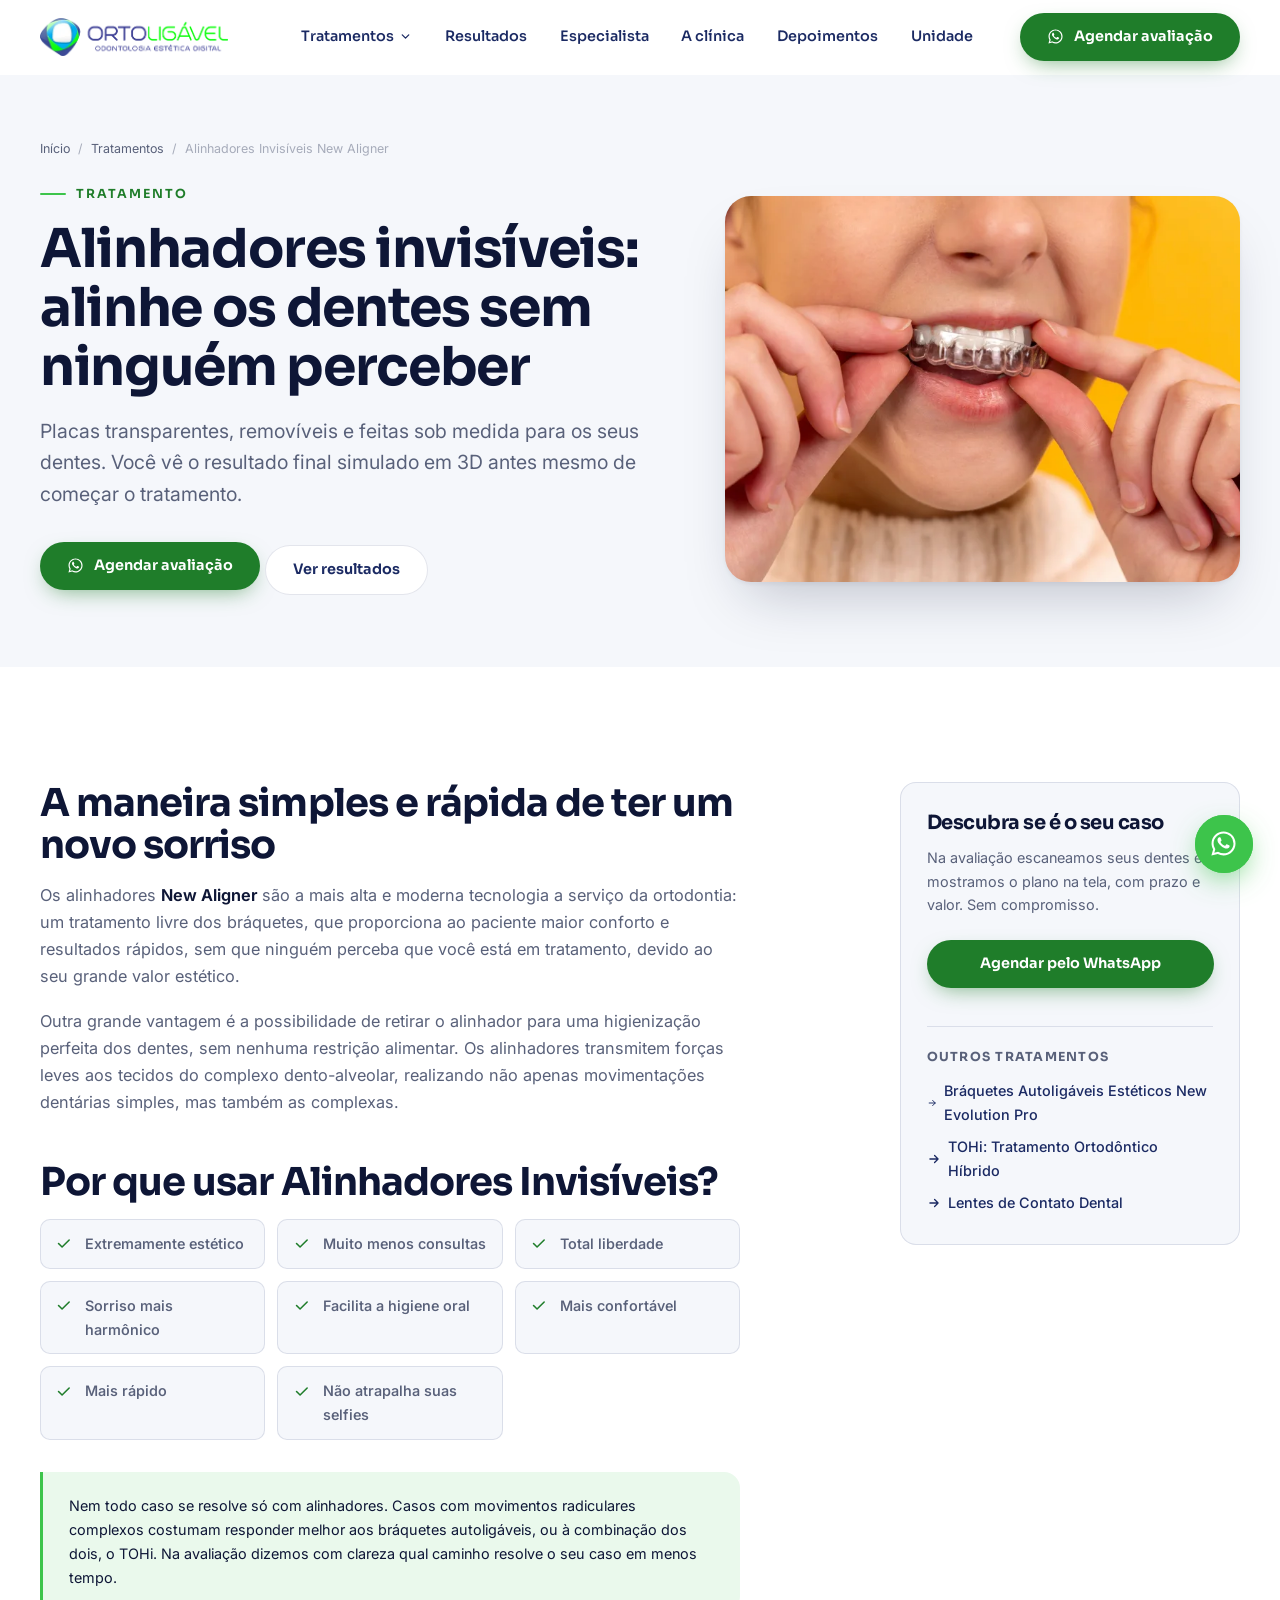
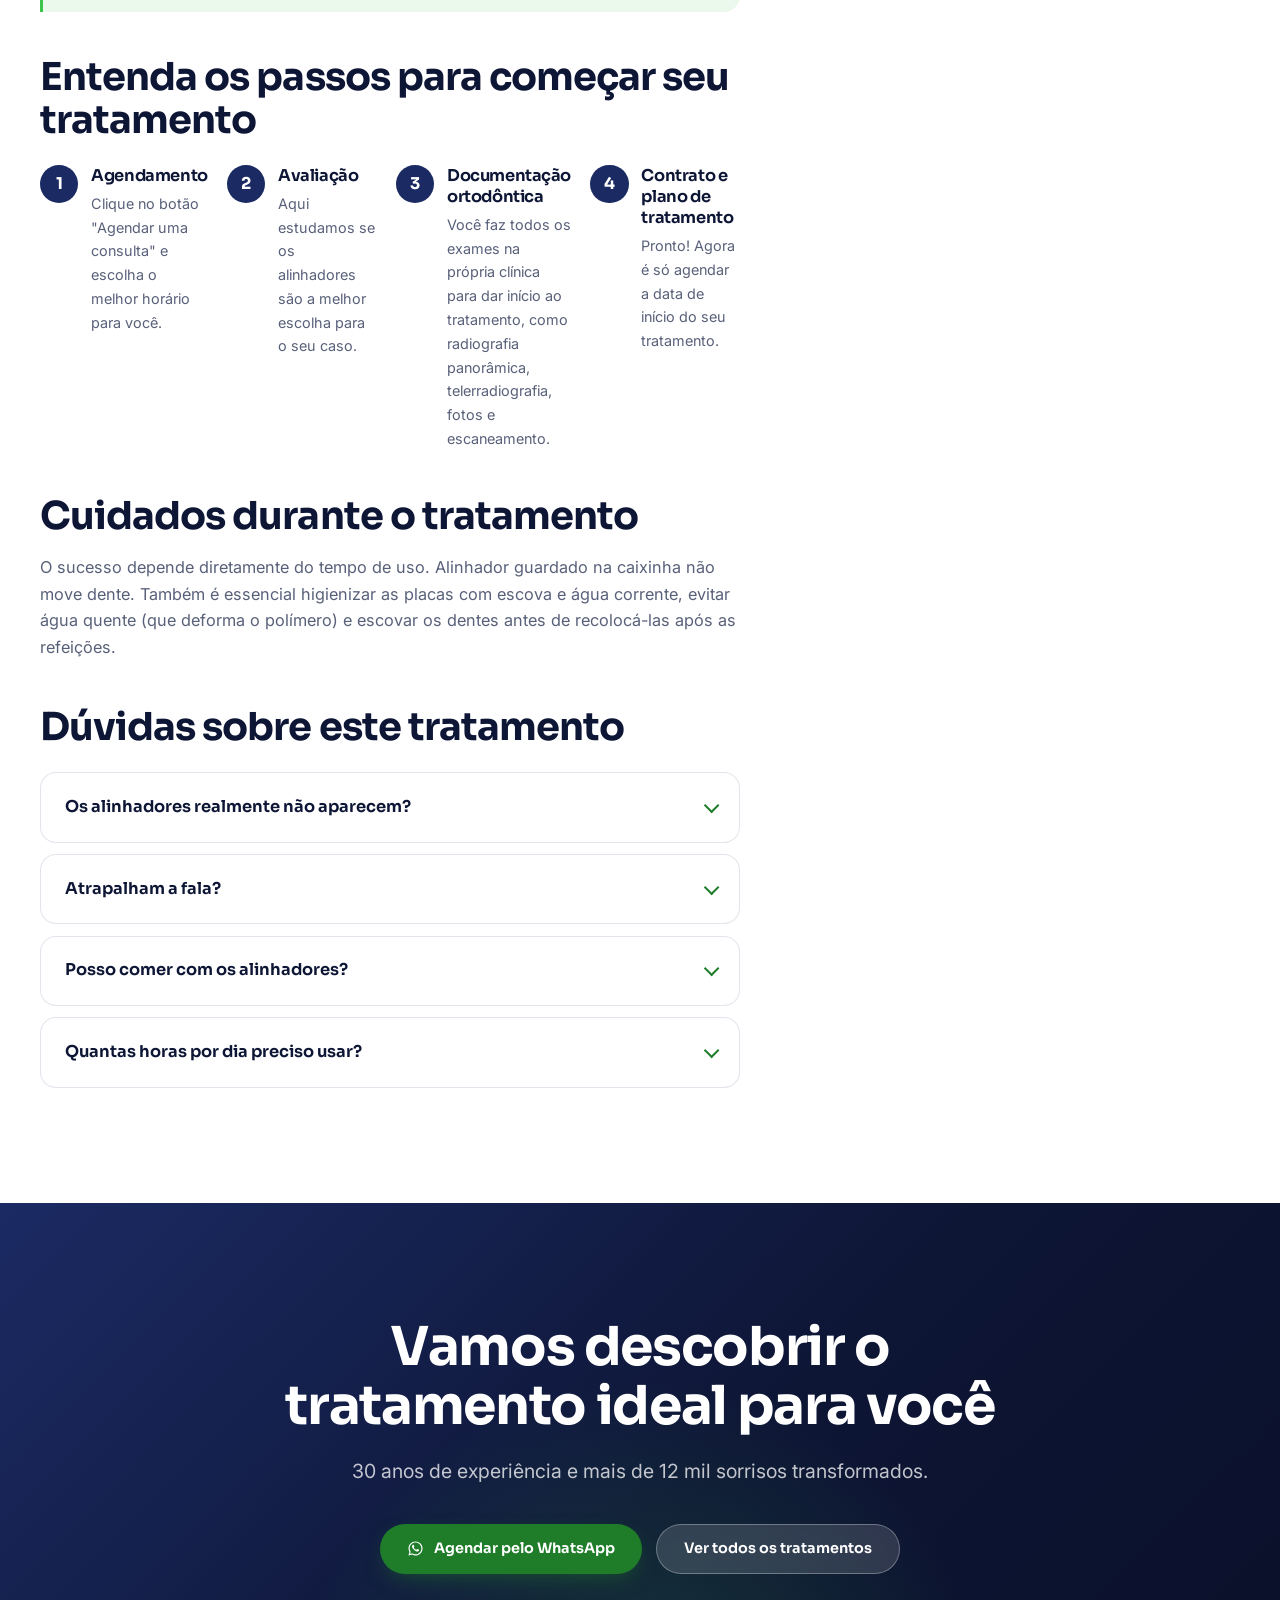
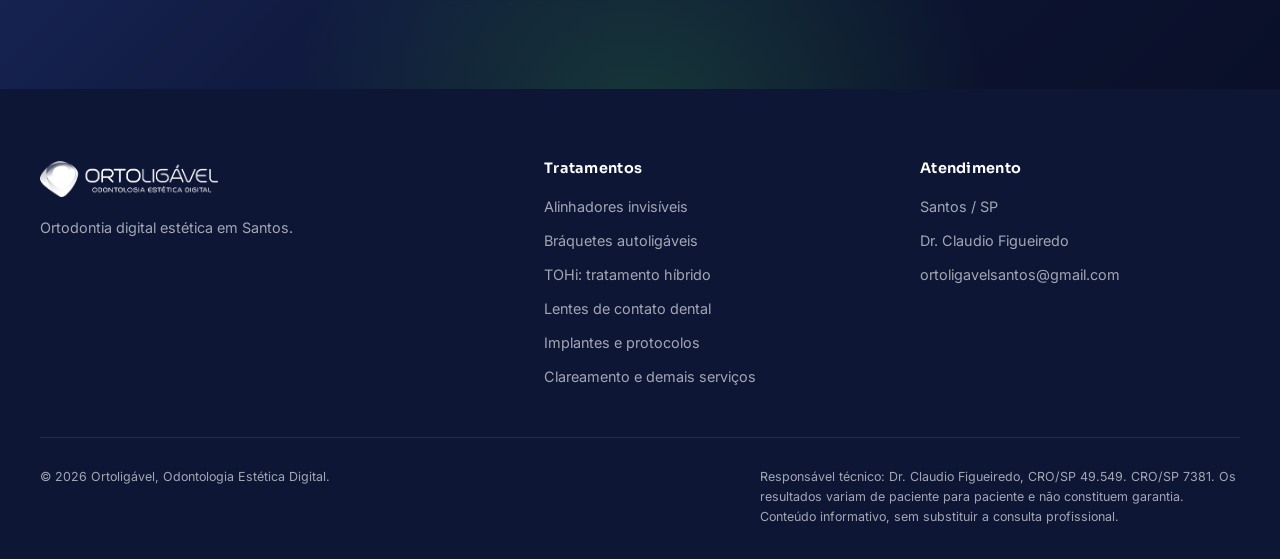
<file: tratamentos/alinhadores-invisiveis.html>
<!doctype html>
<html lang="pt-BR">
<head>
<!-- Google Tag Manager -->
<script>(function(w,d,s,l,i){w[l]=w[l]||[];w[l].push({'gtm.start':
new Date().getTime(),event:'gtm.js'});var f=d.getElementsByTagName(s)[0],
j=d.createElement(s),dl=l!='dataLayer'?'&l='+l:'';j.async=true;j.src=
'https://www.googletagmanager.com/gtm.js?id='+i+dl;f.parentNode.insertBefore(j,f);
})(window,document,'script','dataLayer','GTM-T77Z723Q');</script>
<!-- End Google Tag Manager -->
<meta charset="utf-8">
<meta name="viewport" content="width=device-width,initial-scale=1,viewport-fit=cover">

<title>Alinhadores Invisíveis em Santos | Ortoligável</title>
<meta name="description" content="Alinhadores invisíveis New Aligner com planejamento digital 3D. Placas transparentes e removíveis, tratamento previsível e discreto. Santos/SP.">
<link rel="canonical" href="https://www.ortoligavel.com.br/tratamentos/alinhadores-invisiveis.html">
<meta name="robots" content="index,follow,max-image-preview:large">
<meta name="theme-color" content="#1B2A63">

<meta property="og:type" content="article">
<meta property="og:locale" content="pt_BR">
<meta property="og:site_name" content="Ortoligável">
<meta property="og:title" content="Alinhadores Invisíveis em Santos | Ortoligável">
<meta property="og:description" content="Alinhadores invisíveis New Aligner com planejamento digital 3D. Placas transparentes e removíveis, tratamento previsível e discreto. Santos/SP.">
<meta property="og:url" content="https://www.ortoligavel.com.br/tratamentos/alinhadores-invisiveis.html">
<meta property="og:image" content="https://www.ortoligavel.com.br/assets/img/alinhadores-hero.jpg">
<meta name="twitter:card" content="summary_large_image">

<link rel="icon" href="../assets/img/favicon.svg" type="image/svg+xml">
<link rel="preconnect" href="https://fonts.googleapis.com">
<link rel="preconnect" href="https://fonts.gstatic.com" crossorigin>
<link rel="stylesheet" href="https://fonts.googleapis.com/css2?family=Sora:wght@400;500;600;700;750&family=Inter:wght@400;500;600&display=swap" media="print" onload="this.media='all'">
<noscript><link rel="stylesheet" href="https://fonts.googleapis.com/css2?family=Sora:wght@400;500;600;700;750&family=Inter:wght@400;500;600&display=swap"></noscript>
<link rel="stylesheet" href="../assets/css/style.min.css?v=84f56520">

<script type="application/ld+json">
{
  "@context": "https://schema.org",
  "@graph": [
    {
      "@type": "MedicalWebPage",
      "@id": "https://www.ortoligavel.com.br/tratamentos/alinhadores-invisiveis.html",
      "url": "https://www.ortoligavel.com.br/tratamentos/alinhadores-invisiveis.html",
      "isPartOf": { "@id": "https://www.ortoligavel.com.br/#site" },
      "publisher": { "@id": "https://www.ortoligavel.com.br/#organizacao" },
      "name": "Alinhadores Invisíveis em Santos | Ortoligável",
      "description": "Alinhadores invisíveis New Aligner com planejamento digital 3D. Placas transparentes e removíveis, tratamento previsível e discreto. Santos/SP.",
      "inLanguage": "pt-BR",
      "about": {
        "@type": "MedicalProcedure",
        "name": "Alinhadores Invisíveis New Aligner",
        "howPerformed": "Placas transparentes, removíveis e feitas sob medida para os seus dentes. Você vê o resultado final simulado em 3D antes mesmo de começar o tratamento.",
        "provider": { "@id": "https://www.ortoligavel.com.br/#organizacao" }
      },
      "breadcrumb": {
        "@type": "BreadcrumbList",
        "itemListElement": [
          {
            "@type": "ListItem",
            "position": 1,
            "name": "Início",
            "item": "https://www.ortoligavel.com.br/"
          },
          {
            "@type": "ListItem",
            "position": 2,
            "name": "Tratamentos",
            "item": "https://www.ortoligavel.com.br/#tratamentos"
          },
          {
            "@type": "ListItem",
            "position": 3,
            "name": "Alinhadores Invisíveis New Aligner"
          }
        ]
      }
    },
    {
      "@type": "FAQPage",
      "mainEntity": [
        {
          "@type": "Question",
          "name": "Os alinhadores realmente não aparecem?",
          "acceptedAnswer": {
            "@type": "Answer",
            "text": "São feitos de polímero transparente e, em uso normal, passam despercebidos na conversa e nas fotos. De perto e sob luz direta é possível notar o contorno da placa, mas o impacto estético é incomparavelmente menor que o de um aparelho fixo."
          }
        },
        {
          "@type": "Question",
          "name": "Atrapalham a fala?",
          "acceptedAnswer": {
            "@type": "Answer",
            "text": "A maioria dos pacientes relata adaptação completa em três a cinco dias."
          }
        },
        {
          "@type": "Question",
          "name": "Posso comer com os alinhadores?",
          "acceptedAnswer": {
            "@type": "Answer",
            "text": "Não. Você deve removê-los para qualquer refeição e para bebidas que não sejam água. Isso protege as placas de manchas e deformação, além de ser uma das vantagens do método, já que você continua comendo o que quiser."
          }
        },
        {
          "@type": "Question",
          "name": "Quantas horas por dia preciso usar?",
          "acceptedAnswer": {
            "@type": "Answer",
            "text": "De 20 a 22 horas. Na prática, você só tira para comer e escovar os dentes. Uso abaixo disso atrasa o tratamento e pode exigir novo planejamento."
          }
        }
      ]
    }
  ]
}
</script>
</head>
<body>
<!-- Google Tag Manager (noscript) -->
<noscript><iframe src="https://www.googletagmanager.com/ns.html?id=GTM-T77Z723Q"
height="0" width="0" style="display:none;visibility:hidden"></iframe></noscript>
<!-- End Google Tag Manager (noscript) -->

<a class="skip" href="#conteudo">Pular para o conteúdo</a>

<header class="hdr">
  <div class="wrap hdr__in">
    <a class="hdr__logo" href="../index.html" aria-label="Ortoligável, página inicial">
      <picture><source srcset="../assets/img/logo.webp" type="image/webp"><img src="../assets/img/logo.png" alt="Ortoligável Odontologia Estética Digital" width="395" height="80"></picture>
    </a>
    <nav class="nav" aria-label="Navegação principal">
      <div class="nav__drop">
        <a href="../index.html#tratamentos" aria-haspopup="true" aria-expanded="false">
          Tratamentos
          <svg width="13" height="13" viewBox="0 0 24 24" fill="none" stroke="currentColor" stroke-width="2.4" stroke-linecap="round" stroke-linejoin="round" aria-hidden="true"><path d="m6 9 6 6 6-6"/></svg>
        </a>
        <div class="nav__menu">
          <a href="alinhadores-invisiveis.html">Alinhadores invisíveis</a>
          <a href="braquetes-autoligaveis-esteticos.html">Bráquetes autoligáveis estéticos</a>
          <a href="tohi-tratamento-ortodontico-hibrido.html">TOHi: Tratamento Ortodôntico Híbrido</a>
          <a href="lentes-de-contato-dental.html">Lentes de contato dental</a>
          <a href="implantes-e-protocolos.html">Implantes e protocolos</a>
          <a href="clareamento-e-demais-servicos.html">Clareamento e saúde do sono</a>
        </div>
      </div>
      <a href="../index.html#resultados">Resultados</a>
      <a href="../index.html#especialista">Especialista</a>
      <a href="../index.html#estrutura">A clínica</a>
      <a href="../index.html#depoimentos">Depoimentos</a>
      <a href="../index.html#unidades">Unidade</a>
    </nav>
    <a class="btn btn--zap hdr__cta" href="../index.html#unidades" data-orto="zap-href"><svg width="17" height="17" viewBox="0 0 24 24" fill="currentColor" aria-hidden="true"><path d="M12.04 2C6.58 2 2.13 6.45 2.13 11.91c0 1.75.46 3.45 1.32 4.95L2 22l5.25-1.38a9.87 9.87 0 0 0 4.79 1.22h.01c5.46 0 9.9-4.45 9.9-9.91 0-2.65-1.03-5.14-2.9-7.01A9.82 9.82 0 0 0 12.04 2m0 1.67c2.2 0 4.27.86 5.83 2.42a8.2 8.2 0 0 1 2.41 5.83c0 4.54-3.7 8.24-8.25 8.24a8.2 8.2 0 0 1-4.19-1.15l-.3-.18-3.12.82.83-3.04-.2-.31a8.2 8.2 0 0 1-1.26-4.39c0-4.54 3.7-8.24 8.25-8.24m4.52 9.85c-.25-.12-1.47-.72-1.69-.81-.23-.08-.39-.12-.56.13-.16.24-.64.8-.78.97-.15.16-.29.18-.54.06-.25-.13-1.05-.39-1.99-1.23-.74-.66-1.23-1.47-1.38-1.72-.14-.25-.01-.38.11-.5.11-.11.25-.29.37-.44.13-.14.17-.25.25-.41.08-.17.04-.31-.02-.43-.06-.13-.56-1.34-.76-1.84-.2-.48-.41-.42-.56-.43h-.48c-.17 0-.43.06-.66.31-.22.25-.86.85-.86 2.07 0 1.22.89 2.4 1.01 2.56.12.17 1.75 2.67 4.23 3.74.59.26 1.05.41 1.41.52.59.19 1.13.16 1.56.1.47-.07 1.47-.6 1.67-1.18.21-.58.21-1.07.15-1.18-.06-.1-.22-.16-.47-.28"/></svg> Agendar avaliação</a>
    <button class="burger" aria-label="Abrir menu" aria-expanded="false" aria-controls="menu">
      <svg width="24" height="24" viewBox="0 0 24 24" fill="none" stroke="currentColor" stroke-width="2" stroke-linecap="round" aria-hidden="true"><path d="M3 6h18M3 12h18M3 18h18"/></svg>
    </button>
  </div>
</header>

<div class="menu" id="menu">
  <div class="menu__top">
    <picture><source srcset="../assets/img/logo.webp" type="image/webp"><img src="../assets/img/logo.png" alt="" width="395" height="80"></picture>
    <button class="menu__close" aria-label="Fechar menu">
      <svg width="24" height="24" viewBox="0 0 24 24" fill="none" stroke="currentColor" stroke-width="2" stroke-linecap="round" aria-hidden="true"><path d="M18 6 6 18M6 6l12 12"/></svg>
    </button>
  </div>
  <a href="../index.html#tratamentos">Tratamentos</a>
  <a href="../index.html#resultados">Resultados</a>
  <a href="../index.html#especialista">Especialista</a>
  <a href="../index.html#estrutura">A clínica</a>
  <a href="../index.html#depoimentos">Depoimentos</a>
  <a href="../index.html#unidades">Unidade</a>
  <a class="btn btn--zap" href="../index.html#unidades" data-orto="zap-href">Agendar avaliação</a>
</div>

<main id="conteudo">

<section class="pg-hero">
  <div class="wrap">
    <nav class="crumbs" aria-label="Você está aqui">
      <a href="../index.html">Início</a><span>/</span>
      <a href="../index.html#tratamentos">Tratamentos</a><span>/</span>
      <span aria-current="page">Alinhadores Invisíveis New Aligner</span>
    </nav>
    <div class="pg-hero__grid">
      <div>
        <p class="eyebrow">Tratamento</p>
        <h1>Alinhadores invisíveis: alinhe os dentes sem ninguém perceber</h1>
        <p class="lead">Placas transparentes, removíveis e feitas sob medida para os seus dentes. Você vê o resultado final simulado em 3D antes mesmo de começar o tratamento.</p>
        <div class="hero__acoes" style="margin-top:2rem;margin-bottom:0">
          <a class="btn btn--zap" href="../index.html#unidades" data-orto="zap-href"><svg width="17" height="17" viewBox="0 0 24 24" fill="currentColor" aria-hidden="true"><path d="M12.04 2C6.58 2 2.13 6.45 2.13 11.91c0 1.75.46 3.45 1.32 4.95L2 22l5.25-1.38a9.87 9.87 0 0 0 4.79 1.22h.01c5.46 0 9.9-4.45 9.9-9.91 0-2.65-1.03-5.14-2.9-7.01A9.82 9.82 0 0 0 12.04 2m0 1.67c2.2 0 4.27.86 5.83 2.42a8.2 8.2 0 0 1 2.41 5.83c0 4.54-3.7 8.24-8.25 8.24a8.2 8.2 0 0 1-4.19-1.15l-.3-.18-3.12.82.83-3.04-.2-.31a8.2 8.2 0 0 1-1.26-4.39c0-4.54 3.7-8.24 8.25-8.24m4.52 9.85c-.25-.12-1.47-.72-1.69-.81-.23-.08-.39-.12-.56.13-.16.24-.64.8-.78.97-.15.16-.29.18-.54.06-.25-.13-1.05-.39-1.99-1.23-.74-.66-1.23-1.47-1.38-1.72-.14-.25-.01-.38.11-.5.11-.11.25-.29.37-.44.13-.14.17-.25.25-.41.08-.17.04-.31-.02-.43-.06-.13-.56-1.34-.76-1.84-.2-.48-.41-.42-.56-.43h-.48c-.17 0-.43.06-.66.31-.22.25-.86.85-.86 2.07 0 1.22.89 2.4 1.01 2.56.12.17 1.75 2.67 4.23 3.74.59.26 1.05.41 1.41.52.59.19 1.13.16 1.56.1.47-.07 1.47-.6 1.67-1.18.21-.58.21-1.07.15-1.18-.06-.1-.22-.16-.47-.28"/></svg> Agendar avaliação</a>
          <a class="btn btn--ghost" href="../index.html#resultados">Ver resultados</a>
        </div>
      </div>
      <picture>
        <source srcset="../assets/img/alinhadores-hero.webp" type="image/webp">
        <img src="../assets/img/alinhadores-hero.jpg" alt="Paciente colocando um alinhador invisível New Aligner" width="800" height="542" fetchpriority="high" decoding="async">
      </picture>
    </div>
  </div>
</section>

<section class="sec">
  <div class="wrap pg-grid">
    <article class="prosa">
      <h2>A maneira simples e rápida de ter um novo sorriso</h2>
      <p>Os alinhadores <strong>New Aligner</strong> são a mais alta e moderna tecnologia a serviço da ortodontia: um tratamento livre dos bráquetes, que proporciona ao paciente maior conforto e resultados rápidos, sem que ninguém perceba que você está em tratamento, devido ao seu grande valor estético.</p>
      <p>Outra grande vantagem é a possibilidade de retirar o alinhador para uma higienização perfeita dos dentes, sem nenhuma restrição alimentar. Os alinhadores transmitem forças leves aos tecidos do complexo dento-alveolar, realizando não apenas movimentações dentárias simples, mas também as complexas.</p>

      <h2>Por que usar Alinhadores Invisíveis?</h2>
      <ul class="beneficios">
        <li><svg width="17" height="17" viewBox="0 0 24 24" fill="none" stroke="currentColor" stroke-width="2.2" stroke-linecap="round" stroke-linejoin="round" aria-hidden="true"><path d="m5 12 5 5L20 7"/></svg>Extremamente estético</li>
        <li><svg width="17" height="17" viewBox="0 0 24 24" fill="none" stroke="currentColor" stroke-width="2.2" stroke-linecap="round" stroke-linejoin="round" aria-hidden="true"><path d="m5 12 5 5L20 7"/></svg>Muito menos consultas</li>
        <li><svg width="17" height="17" viewBox="0 0 24 24" fill="none" stroke="currentColor" stroke-width="2.2" stroke-linecap="round" stroke-linejoin="round" aria-hidden="true"><path d="m5 12 5 5L20 7"/></svg>Total liberdade</li>
        <li><svg width="17" height="17" viewBox="0 0 24 24" fill="none" stroke="currentColor" stroke-width="2.2" stroke-linecap="round" stroke-linejoin="round" aria-hidden="true"><path d="m5 12 5 5L20 7"/></svg>Sorriso mais harmônico</li>
        <li><svg width="17" height="17" viewBox="0 0 24 24" fill="none" stroke="currentColor" stroke-width="2.2" stroke-linecap="round" stroke-linejoin="round" aria-hidden="true"><path d="m5 12 5 5L20 7"/></svg>Facilita a higiene oral</li>
        <li><svg width="17" height="17" viewBox="0 0 24 24" fill="none" stroke="currentColor" stroke-width="2.2" stroke-linecap="round" stroke-linejoin="round" aria-hidden="true"><path d="m5 12 5 5L20 7"/></svg>Mais confortável</li>
        <li><svg width="17" height="17" viewBox="0 0 24 24" fill="none" stroke="currentColor" stroke-width="2.2" stroke-linecap="round" stroke-linejoin="round" aria-hidden="true"><path d="m5 12 5 5L20 7"/></svg>Mais rápido</li>
        <li><svg width="17" height="17" viewBox="0 0 24 24" fill="none" stroke="currentColor" stroke-width="2.2" stroke-linecap="round" stroke-linejoin="round" aria-hidden="true"><path d="m5 12 5 5L20 7"/></svg>Não atrapalha suas selfies</li>
      </ul>

      <div class="destaque"><p>Nem todo caso se resolve só com alinhadores. Casos com movimentos radiculares complexos costumam responder melhor aos bráquetes autoligáveis, ou à combinação dos dois, o TOHi. Na avaliação dizemos com clareza qual caminho resolve o seu caso em menos tempo.</p></div>

      <h2>Entenda os passos para começar seu tratamento</h2>
      <div class="passos">
        <div class="passo">
          <span class="passo__num">1</span>
          <h4>Agendamento</h4>
          <p>Clique no botão "Agendar uma consulta" e escolha o melhor horário para você.</p>
        </div>
        <div class="passo">
          <span class="passo__num">2</span>
          <h4>Avaliação</h4>
          <p>Aqui estudamos se os alinhadores são a melhor escolha para o seu caso.</p>
        </div>
        <div class="passo">
          <span class="passo__num">3</span>
          <h4>Documentação ortodôntica</h4>
          <p>Você faz todos os exames na própria clínica para dar início ao tratamento, como radiografia panorâmica, telerradiografia, fotos e escaneamento.</p>
        </div>
        <div class="passo">
          <span class="passo__num">4</span>
          <h4>Contrato e plano de tratamento</h4>
          <p>Pronto! Agora é só agendar a data de início do seu tratamento.</p>
        </div>
      </div>

      <h2>Cuidados durante o tratamento</h2>
      <p>O sucesso depende diretamente do tempo de uso. Alinhador guardado na caixinha não move dente. Também é essencial higienizar as placas com escova e água corrente, evitar água quente (que deforma o polímero) e escovar os dentes antes de recolocá-las após as refeições.</p>

      <h2>Dúvidas sobre este tratamento</h2>
      <div class="faq" style="margin-top:1.5rem">
        <details>
          <summary>Os alinhadores realmente não aparecem?</summary>
          <div class="faq__corpo">São feitos de polímero transparente e, em uso normal, passam despercebidos na conversa e nas fotos. De perto e sob luz direta é possível notar o contorno da placa, mas o impacto estético é incomparavelmente menor que o de um aparelho fixo.</div>
        </details>
        <details>
          <summary>Atrapalham a fala?</summary>
          <div class="faq__corpo">A maioria dos pacientes relata adaptação completa em três a cinco dias.</div>
        </details>
        <details>
          <summary>Posso comer com os alinhadores?</summary>
          <div class="faq__corpo">Não. Você deve removê-los para qualquer refeição e para bebidas que não sejam água. Isso protege as placas de manchas e deformação, além de ser uma das vantagens do método, já que você continua comendo o que quiser.</div>
        </details>
        <details>
          <summary>Quantas horas por dia preciso usar?</summary>
          <div class="faq__corpo">De 20 a 22 horas. Na prática, você só tira para comer e escovar os dentes. Uso abaixo disso atrasa o tratamento e pode exigir novo planejamento.</div>
        </details>
      </div>
    </article>

    <aside class="lateral">
      <h3>Descubra se é o seu caso</h3>
      <p>Na avaliação escaneamos seus dentes e mostramos o plano na tela, com prazo e valor. Sem compromisso.</p>
      <a class="btn btn--zap" href="../index.html#unidades" data-orto="zap-href">Agendar pelo WhatsApp</a>

      <div class="lateral__outros">
        <h4>Outros tratamentos</h4>
        <ul>
            <li><a href="braquetes-autoligaveis-esteticos.html"><svg width="14" height="14" viewBox="0 0 24 24" fill="none" stroke="currentColor" stroke-width="2.2" stroke-linecap="round" stroke-linejoin="round" aria-hidden="true"><path d="M5 12h14M13 6l6 6-6 6"/></svg>Bráquetes Autoligáveis Estéticos New Evolution Pro</a></li>
            <li><a href="tohi-tratamento-ortodontico-hibrido.html"><svg width="14" height="14" viewBox="0 0 24 24" fill="none" stroke="currentColor" stroke-width="2.2" stroke-linecap="round" stroke-linejoin="round" aria-hidden="true"><path d="M5 12h14M13 6l6 6-6 6"/></svg>TOHi: Tratamento Ortodôntico Híbrido</a></li>
            <li><a href="lentes-de-contato-dental.html"><svg width="14" height="14" viewBox="0 0 24 24" fill="none" stroke="currentColor" stroke-width="2.2" stroke-linecap="round" stroke-linejoin="round" aria-hidden="true"><path d="M5 12h14M13 6l6 6-6 6"/></svg>Lentes de Contato Dental</a></li>
        </ul>
      </div>
    </aside>
  </div>
</section>

<section class="sec cta">
  <div class="wrap cta__in">
    <h2>Vamos descobrir o tratamento ideal para você</h2>
    <p>30 anos de experiência e mais de 12 mil sorrisos transformados.</p>
    <div class="cta__acoes">
      <a class="btn btn--zap" href="../index.html#unidades" data-orto="zap-href"><svg width="17" height="17" viewBox="0 0 24 24" fill="currentColor" aria-hidden="true"><path d="M12.04 2C6.58 2 2.13 6.45 2.13 11.91c0 1.75.46 3.45 1.32 4.95L2 22l5.25-1.38a9.87 9.87 0 0 0 4.79 1.22h.01c5.46 0 9.9-4.45 9.9-9.91 0-2.65-1.03-5.14-2.9-7.01A9.82 9.82 0 0 0 12.04 2m0 1.67c2.2 0 4.27.86 5.83 2.42a8.2 8.2 0 0 1 2.41 5.83c0 4.54-3.7 8.24-8.25 8.24a8.2 8.2 0 0 1-4.19-1.15l-.3-.18-3.12.82.83-3.04-.2-.31a8.2 8.2 0 0 1-1.26-4.39c0-4.54 3.7-8.24 8.25-8.24m4.52 9.85c-.25-.12-1.47-.72-1.69-.81-.23-.08-.39-.12-.56.13-.16.24-.64.8-.78.97-.15.16-.29.18-.54.06-.25-.13-1.05-.39-1.99-1.23-.74-.66-1.23-1.47-1.38-1.72-.14-.25-.01-.38.11-.5.11-.11.25-.29.37-.44.13-.14.17-.25.25-.41.08-.17.04-.31-.02-.43-.06-.13-.56-1.34-.76-1.84-.2-.48-.41-.42-.56-.43h-.48c-.17 0-.43.06-.66.31-.22.25-.86.85-.86 2.07 0 1.22.89 2.4 1.01 2.56.12.17 1.75 2.67 4.23 3.74.59.26 1.05.41 1.41.52.59.19 1.13.16 1.56.1.47-.07 1.47-.6 1.67-1.18.21-.58.21-1.07.15-1.18-.06-.1-.22-.16-.47-.28"/></svg> Agendar pelo WhatsApp</a>
      <a class="btn btn--light" href="../index.html#tratamentos">Ver todos os tratamentos</a>
    </div>
  </div>
</section>

</main>

<footer class="ft">
  <div class="wrap">
    <div class="ft__grid">
      <div>
        <picture><source srcset="../assets/img/logo.webp" type="image/webp"><img class="ft__logo" src="../assets/img/logo.png" alt="Ortoligável" width="395" height="80" loading="lazy"></picture>
        <p>Ortodontia digital estética em Santos.</p>
      </div>
      <div>
        <h4>Tratamentos</h4>
        <ul>
          <li><a href="alinhadores-invisiveis.html">Alinhadores invisíveis</a></li>
          <li><a href="braquetes-autoligaveis-esteticos.html">Bráquetes autoligáveis</a></li>
          <li><a href="tohi-tratamento-ortodontico-hibrido.html">TOHi: tratamento híbrido</a></li>
          <li><a href="lentes-de-contato-dental.html">Lentes de contato dental</a></li>
          <li><a href="implantes-e-protocolos.html">Implantes e protocolos</a></li>
          <li><a href="clareamento-e-demais-servicos.html">Clareamento e demais serviços</a></li>
        </ul>
      </div>
      <div>
        <h4>Atendimento</h4>
        <ul>
          <li><a href="../index.html#unidades">Santos / SP</a></li>
          <li><a href="../index.html#especialista">Dr. Claudio Figueiredo</a></li>
          <li><a data-orto="email-href" href="#"><span data-orto="email">E-mail</span></a></li>
        </ul>
      </div>
    </div>
    <div class="ft__base">
      <p>© <span id="ano">2026</span> Ortoligável, Odontologia Estética Digital.</p>
      <p class="ft__legal">
        Responsável técnico: <span data-orto="responsavelTecnico">a definir</span>.
        <span data-orto="cro">CRO</span>.
        Os resultados variam de paciente para paciente e não constituem garantia.
        Conteúdo informativo, sem substituir a consulta profissional.
      </p>
    </div>
  </div>
</footer>

<a class="zap" href="../index.html#unidades" data-orto="zap-href" aria-label="Falar com a Ortoligável pelo WhatsApp">
  <svg width="29" height="29" viewBox="0 0 24 24" fill="currentColor" aria-hidden="true"><path d="M12.04 2C6.58 2 2.13 6.45 2.13 11.91c0 1.75.46 3.45 1.32 4.95L2 22l5.25-1.38a9.87 9.87 0 0 0 4.79 1.22h.01c5.46 0 9.9-4.45 9.9-9.91 0-2.65-1.03-5.14-2.9-7.01A9.82 9.82 0 0 0 12.04 2m0 1.67c2.2 0 4.27.86 5.83 2.42a8.2 8.2 0 0 1 2.41 5.83c0 4.54-3.7 8.24-8.25 8.24a8.2 8.2 0 0 1-4.19-1.15l-.3-.18-3.12.82.83-3.04-.2-.31a8.2 8.2 0 0 1-1.26-4.39c0-4.54 3.7-8.24 8.25-8.24m4.52 9.85c-.25-.12-1.47-.72-1.69-.81-.23-.08-.39-.12-.56.13-.16.24-.64.8-.78.97-.15.16-.29.18-.54.06-.25-.13-1.05-.39-1.99-1.23-.74-.66-1.23-1.47-1.38-1.72-.14-.25-.01-.38.11-.5.11-.11.25-.29.37-.44.13-.14.17-.25.25-.41.08-.17.04-.31-.02-.43-.06-.13-.56-1.34-.76-1.84-.2-.48-.41-.42-.56-.43h-.48c-.17 0-.43.06-.66.31-.22.25-.86.85-.86 2.07 0 1.22.89 2.4 1.01 2.56.12.17 1.75 2.67 4.23 3.74.59.26 1.05.41 1.41.52.59.19 1.13.16 1.56.1.47-.07 1.47-.6 1.67-1.18.21-.58.21-1.07.15-1.18-.06-.1-.22-.16-.47-.28"/></svg>
</a>

<script src="../assets/js/config.js?v=1c9a0a19"></script>
<script src="../assets/js/main.js?v=628312ae" defer></script>
</body>
</html>
</file>
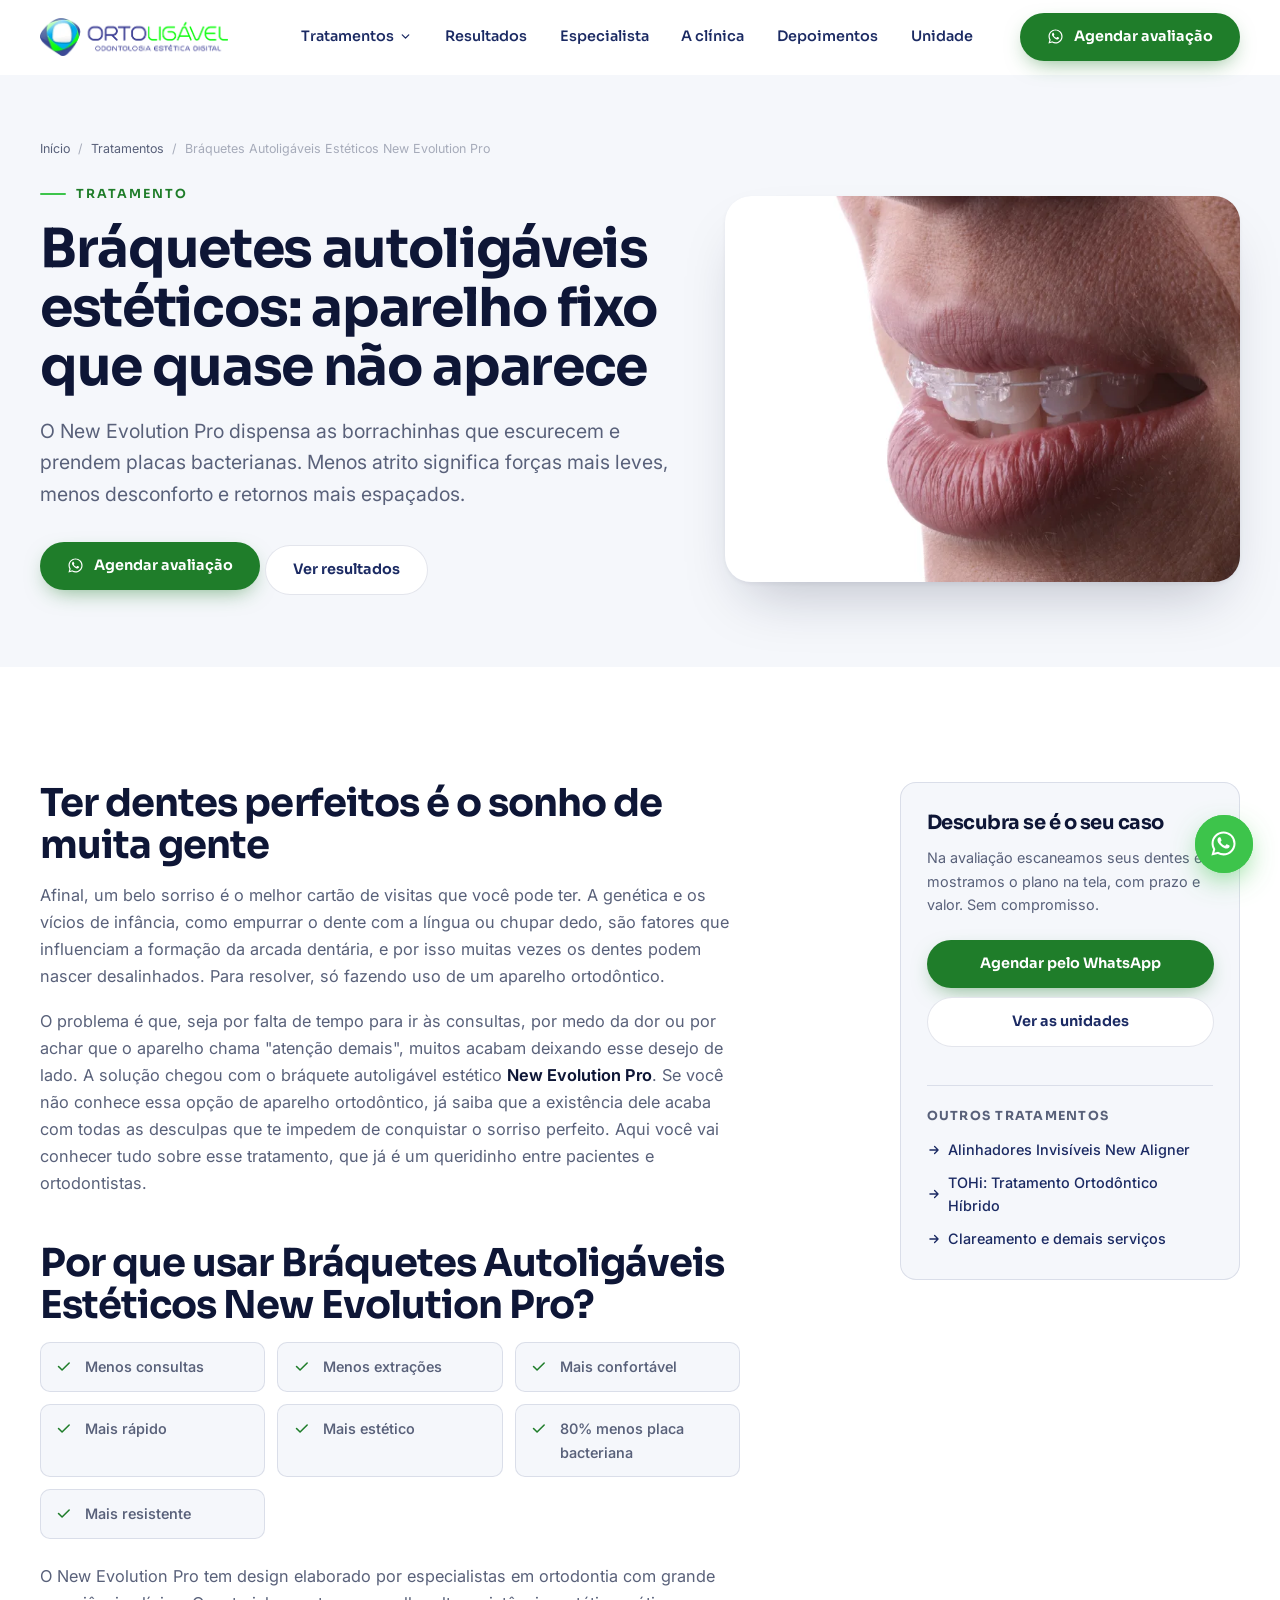
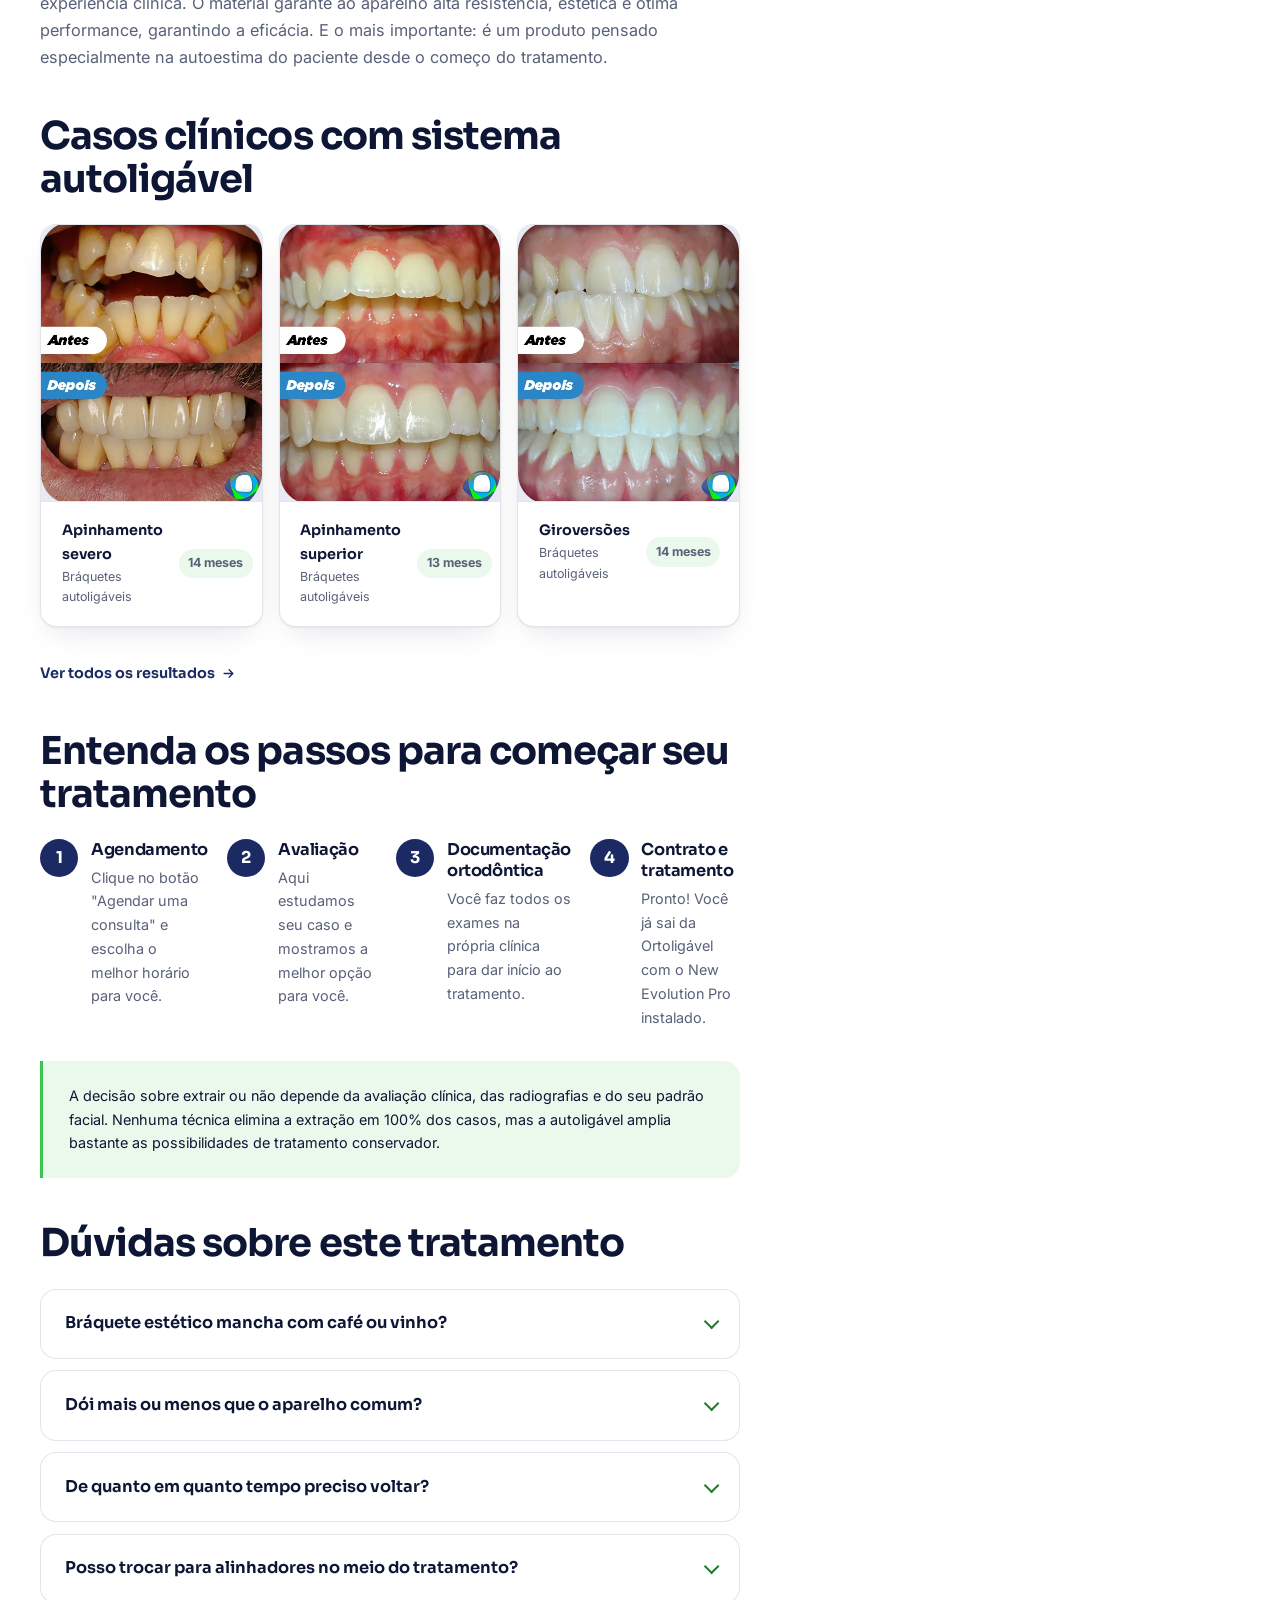
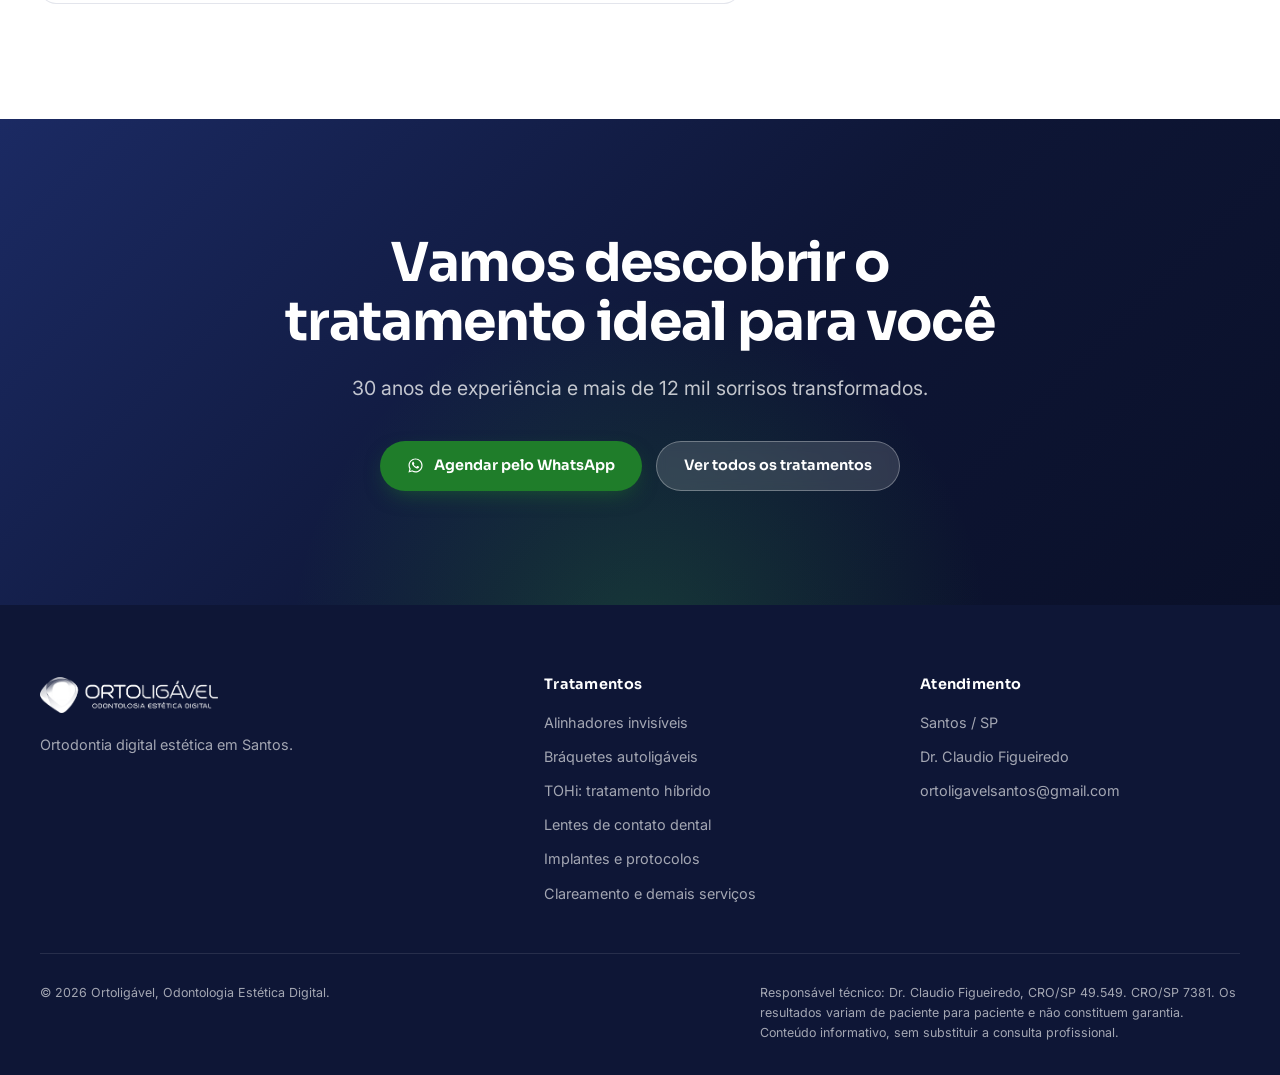
<file: tratamentos/braquetes-autoligaveis-esteticos.html>
<!doctype html>
<html lang="pt-BR">
<head>
<!-- Google Tag Manager -->
<script>(function(w,d,s,l,i){w[l]=w[l]||[];w[l].push({'gtm.start':
new Date().getTime(),event:'gtm.js'});var f=d.getElementsByTagName(s)[0],
j=d.createElement(s),dl=l!='dataLayer'?'&l='+l:'';j.async=true;j.src=
'https://www.googletagmanager.com/gtm.js?id='+i+dl;f.parentNode.insertBefore(j,f);
})(window,document,'script','dataLayer','GTM-T77Z723Q');</script>
<!-- End Google Tag Manager -->
<meta charset="utf-8">
<meta name="viewport" content="width=device-width,initial-scale=1,viewport-fit=cover">

<title>Bráquetes Autoligáveis Estéticos em Santos | Ortoligável</title>
<meta name="description" content="Aparelho autoligável 100% estético New Evolution Pro: sem borrachinhas, menos atrito, menos dor e consultas mais espaçadas. Santos/SP.">
<link rel="canonical" href="https://www.ortoligavel.com.br/tratamentos/braquetes-autoligaveis-esteticos.html">
<meta name="robots" content="index,follow,max-image-preview:large">
<meta name="theme-color" content="#1B2A63">

<meta property="og:type" content="article">
<meta property="og:locale" content="pt_BR">
<meta property="og:site_name" content="Ortoligável">
<meta property="og:title" content="Bráquetes Autoligáveis Estéticos em Santos | Ortoligável">
<meta property="og:description" content="Aparelho autoligável 100% estético New Evolution Pro: sem borrachinhas, menos atrito, menos dor e consultas mais espaçadas. Santos/SP.">
<meta property="og:url" content="https://www.ortoligavel.com.br/tratamentos/braquetes-autoligaveis-esteticos.html">
<meta property="og:image" content="https://www.ortoligavel.com.br/assets/img/braquetes-hero.jpg">
<meta name="twitter:card" content="summary_large_image">

<link rel="icon" href="../assets/img/favicon.svg" type="image/svg+xml">
<link rel="preconnect" href="https://fonts.googleapis.com">
<link rel="preconnect" href="https://fonts.gstatic.com" crossorigin>
<link rel="stylesheet" href="https://fonts.googleapis.com/css2?family=Sora:wght@400;500;600;700;750&family=Inter:wght@400;500;600&display=swap" media="print" onload="this.media='all'">
<noscript><link rel="stylesheet" href="https://fonts.googleapis.com/css2?family=Sora:wght@400;500;600;700;750&family=Inter:wght@400;500;600&display=swap"></noscript>
<link rel="stylesheet" href="../assets/css/style.min.css?v=84f56520">

<script type="application/ld+json">
{
  "@context": "https://schema.org",
  "@graph": [
    {
      "@type": "MedicalWebPage",
      "@id": "https://www.ortoligavel.com.br/tratamentos/braquetes-autoligaveis-esteticos.html",
      "url": "https://www.ortoligavel.com.br/tratamentos/braquetes-autoligaveis-esteticos.html",
      "isPartOf": { "@id": "https://www.ortoligavel.com.br/#site" },
      "publisher": { "@id": "https://www.ortoligavel.com.br/#organizacao" },
      "name": "Bráquetes Autoligáveis Estéticos em Santos | Ortoligável",
      "description": "Aparelho autoligável 100% estético New Evolution Pro: sem borrachinhas, menos atrito, menos dor e consultas mais espaçadas. Santos/SP.",
      "inLanguage": "pt-BR",
      "about": {
        "@type": "MedicalProcedure",
        "name": "Bráquetes Autoligáveis Estéticos New Evolution Pro",
        "howPerformed": "O New Evolution Pro dispensa as borrachinhas que escurecem e prendem placas bacterianas. Menos atrito significa forças mais leves, menos desconforto e retornos mais espaçados.",
        "provider": { "@id": "https://www.ortoligavel.com.br/#organizacao" }
      },
      "breadcrumb": {
        "@type": "BreadcrumbList",
        "itemListElement": [
          {
            "@type": "ListItem",
            "position": 1,
            "name": "Início",
            "item": "https://www.ortoligavel.com.br/"
          },
          {
            "@type": "ListItem",
            "position": 2,
            "name": "Tratamentos",
            "item": "https://www.ortoligavel.com.br/#tratamentos"
          },
          {
            "@type": "ListItem",
            "position": 3,
            "name": "Bráquetes Autoligáveis Estéticos New Evolution Pro"
          }
        ]
      }
    },
    {
      "@type": "FAQPage",
      "mainEntity": [
        {
          "@type": "Question",
          "name": "Bráquete estético mancha com café ou vinho?",
          "acceptedAnswer": {
            "@type": "Answer",
            "text": "O corpo do bráquete New Evolution Pro é resistente a pigmentação. O que costumava manchar no aparelho tradicional era justamente a borrachinha elástica, que o sistema autoligável não utiliza."
          }
        },
        {
          "@type": "Question",
          "name": "Dói mais ou menos que o aparelho comum?",
          "acceptedAnswer": {
            "@type": "Answer",
            "text": "Menos. A ausência de atrito e o fio termoativado permitem trabalhar com forças mais leves."
          }
        },
        {
          "@type": "Question",
          "name": "De quanto em quanto tempo preciso voltar?",
          "acceptedAnswer": {
            "@type": "Answer",
            "text": "Geralmente a cada 6 a 10 semanas, conforme a fase do tratamento, intervalos maiores que os do aparelho convencional. O Dr. Claudio define o seu cronograma no planejamento."
          }
        },
        {
          "@type": "Question",
          "name": "Posso trocar para alinhadores no meio do tratamento?",
          "acceptedAnswer": {
            "@type": "Answer",
            "text": "Sim, e isso tem nome: TOHi, o tratamento híbrido. Usamos os bráquetes na fase de movimentos mais difíceis e finalizamos com alinhadores."
          }
        }
      ]
    }
  ]
}
</script>
</head>
<body>
<!-- Google Tag Manager (noscript) -->
<noscript><iframe src="https://www.googletagmanager.com/ns.html?id=GTM-T77Z723Q"
height="0" width="0" style="display:none;visibility:hidden"></iframe></noscript>
<!-- End Google Tag Manager (noscript) -->

<a class="skip" href="#conteudo">Pular para o conteúdo</a>

<header class="hdr">
  <div class="wrap hdr__in">
    <a class="hdr__logo" href="../index.html" aria-label="Ortoligável, página inicial">
      <picture><source srcset="../assets/img/logo.webp" type="image/webp"><img src="../assets/img/logo.png" alt="Ortoligável Odontologia Estética Digital" width="395" height="80"></picture>
    </a>
    <nav class="nav" aria-label="Navegação principal">
      <div class="nav__drop">
        <a href="../index.html#tratamentos" aria-haspopup="true" aria-expanded="false">
          Tratamentos
          <svg width="13" height="13" viewBox="0 0 24 24" fill="none" stroke="currentColor" stroke-width="2.4" stroke-linecap="round" stroke-linejoin="round" aria-hidden="true"><path d="m6 9 6 6 6-6"/></svg>
        </a>
        <div class="nav__menu">
          <a href="alinhadores-invisiveis.html">Alinhadores invisíveis</a>
          <a href="braquetes-autoligaveis-esteticos.html">Bráquetes autoligáveis estéticos</a>
          <a href="tohi-tratamento-ortodontico-hibrido.html">TOHi: Tratamento Ortodôntico Híbrido</a>
          <a href="lentes-de-contato-dental.html">Lentes de contato dental</a>
          <a href="implantes-e-protocolos.html">Implantes e protocolos</a>
          <a href="clareamento-e-demais-servicos.html">Clareamento e saúde do sono</a>
        </div>
      </div>
      <a href="../index.html#resultados">Resultados</a>
      <a href="../index.html#especialista">Especialista</a>
      <a href="../index.html#estrutura">A clínica</a>
      <a href="../index.html#depoimentos">Depoimentos</a>
      <a href="../index.html#unidades">Unidade</a>
    </nav>
    <a class="btn btn--zap hdr__cta" href="../index.html#unidades" data-orto="zap-href"><svg width="17" height="17" viewBox="0 0 24 24" fill="currentColor" aria-hidden="true"><path d="M12.04 2C6.58 2 2.13 6.45 2.13 11.91c0 1.75.46 3.45 1.32 4.95L2 22l5.25-1.38a9.87 9.87 0 0 0 4.79 1.22h.01c5.46 0 9.9-4.45 9.9-9.91 0-2.65-1.03-5.14-2.9-7.01A9.82 9.82 0 0 0 12.04 2m0 1.67c2.2 0 4.27.86 5.83 2.42a8.2 8.2 0 0 1 2.41 5.83c0 4.54-3.7 8.24-8.25 8.24a8.2 8.2 0 0 1-4.19-1.15l-.3-.18-3.12.82.83-3.04-.2-.31a8.2 8.2 0 0 1-1.26-4.39c0-4.54 3.7-8.24 8.25-8.24m4.52 9.85c-.25-.12-1.47-.72-1.69-.81-.23-.08-.39-.12-.56.13-.16.24-.64.8-.78.97-.15.16-.29.18-.54.06-.25-.13-1.05-.39-1.99-1.23-.74-.66-1.23-1.47-1.38-1.72-.14-.25-.01-.38.11-.5.11-.11.25-.29.37-.44.13-.14.17-.25.25-.41.08-.17.04-.31-.02-.43-.06-.13-.56-1.34-.76-1.84-.2-.48-.41-.42-.56-.43h-.48c-.17 0-.43.06-.66.31-.22.25-.86.85-.86 2.07 0 1.22.89 2.4 1.01 2.56.12.17 1.75 2.67 4.23 3.74.59.26 1.05.41 1.41.52.59.19 1.13.16 1.56.1.47-.07 1.47-.6 1.67-1.18.21-.58.21-1.07.15-1.18-.06-.1-.22-.16-.47-.28"/></svg> Agendar avaliação</a>
    <button class="burger" aria-label="Abrir menu" aria-expanded="false" aria-controls="menu">
      <svg width="24" height="24" viewBox="0 0 24 24" fill="none" stroke="currentColor" stroke-width="2" stroke-linecap="round" aria-hidden="true"><path d="M3 6h18M3 12h18M3 18h18"/></svg>
    </button>
  </div>
</header>

<div class="menu" id="menu">
  <div class="menu__top">
    <picture><source srcset="../assets/img/logo.webp" type="image/webp"><img src="../assets/img/logo.png" alt="" width="395" height="80"></picture>
    <button class="menu__close" aria-label="Fechar menu">
      <svg width="24" height="24" viewBox="0 0 24 24" fill="none" stroke="currentColor" stroke-width="2" stroke-linecap="round" aria-hidden="true"><path d="M18 6 6 18M6 6l12 12"/></svg>
    </button>
  </div>
  <a href="../index.html#tratamentos">Tratamentos</a>
  <a href="../index.html#resultados">Resultados</a>
  <a href="../index.html#especialista">Especialista</a>
  <a href="../index.html#estrutura">A clínica</a>
  <a href="../index.html#depoimentos">Depoimentos</a>
  <a href="../index.html#unidades">Unidade</a>
  <a class="btn btn--zap" href="../index.html#unidades" data-orto="zap-href">Agendar avaliação</a>
</div>

<main id="conteudo">

<section class="pg-hero">
  <div class="wrap">
    <nav class="crumbs" aria-label="Você está aqui">
      <a href="../index.html">Início</a><span>/</span>
      <a href="../index.html#tratamentos">Tratamentos</a><span>/</span>
      <span aria-current="page">Bráquetes Autoligáveis Estéticos New Evolution Pro</span>
    </nav>
    <div class="pg-hero__grid">
      <div>
        <p class="eyebrow">Tratamento</p>
        <h1>Bráquetes autoligáveis estéticos: aparelho fixo que quase não aparece</h1>
        <p class="lead">O New Evolution Pro dispensa as borrachinhas que escurecem e prendem placas bacterianas. Menos atrito significa forças mais leves, menos desconforto e retornos mais espaçados.</p>
        <div class="hero__acoes" style="margin-top:2rem;margin-bottom:0">
          <a class="btn btn--zap" href="../index.html#unidades" data-orto="zap-href"><svg width="17" height="17" viewBox="0 0 24 24" fill="currentColor" aria-hidden="true"><path d="M12.04 2C6.58 2 2.13 6.45 2.13 11.91c0 1.75.46 3.45 1.32 4.95L2 22l5.25-1.38a9.87 9.87 0 0 0 4.79 1.22h.01c5.46 0 9.9-4.45 9.9-9.91 0-2.65-1.03-5.14-2.9-7.01A9.82 9.82 0 0 0 12.04 2m0 1.67c2.2 0 4.27.86 5.83 2.42a8.2 8.2 0 0 1 2.41 5.83c0 4.54-3.7 8.24-8.25 8.24a8.2 8.2 0 0 1-4.19-1.15l-.3-.18-3.12.82.83-3.04-.2-.31a8.2 8.2 0 0 1-1.26-4.39c0-4.54 3.7-8.24 8.25-8.24m4.52 9.85c-.25-.12-1.47-.72-1.69-.81-.23-.08-.39-.12-.56.13-.16.24-.64.8-.78.97-.15.16-.29.18-.54.06-.25-.13-1.05-.39-1.99-1.23-.74-.66-1.23-1.47-1.38-1.72-.14-.25-.01-.38.11-.5.11-.11.25-.29.37-.44.13-.14.17-.25.25-.41.08-.17.04-.31-.02-.43-.06-.13-.56-1.34-.76-1.84-.2-.48-.41-.42-.56-.43h-.48c-.17 0-.43.06-.66.31-.22.25-.86.85-.86 2.07 0 1.22.89 2.4 1.01 2.56.12.17 1.75 2.67 4.23 3.74.59.26 1.05.41 1.41.52.59.19 1.13.16 1.56.1.47-.07 1.47-.6 1.67-1.18.21-.58.21-1.07.15-1.18-.06-.1-.22-.16-.47-.28"/></svg> Agendar avaliação</a>
          <a class="btn btn--ghost" href="../index.html#resultados">Ver resultados</a>
        </div>
      </div>
      <picture>
        <source srcset="../assets/img/braquetes-hero.webp" type="image/webp">
        <img src="../assets/img/braquetes-hero.jpg" alt="Bráquetes autoligáveis estéticos New Evolution instalados nos dentes" width="800" height="542" fetchpriority="high" decoding="async">
      </picture>
    </div>
  </div>
</section>

<section class="sec">
  <div class="wrap pg-grid">
    <article class="prosa">
      <h2>Ter dentes perfeitos é o sonho de muita gente</h2>
      <p>Afinal, um belo sorriso é o melhor cartão de visitas que você pode ter. A genética e os vícios de infância, como empurrar o dente com a língua ou chupar dedo, são fatores que influenciam a formação da arcada dentária, e por isso muitas vezes os dentes podem nascer desalinhados. Para resolver, só fazendo uso de um aparelho ortodôntico.</p>
      <p>O problema é que, seja por falta de tempo para ir às consultas, por medo da dor ou por achar que o aparelho chama "atenção demais", muitos acabam deixando esse desejo de lado. A solução chegou com o bráquete autoligável estético <strong>New Evolution Pro</strong>. Se você não conhece essa opção de aparelho ortodôntico, já saiba que a existência dele acaba com todas as desculpas que te impedem de conquistar o sorriso perfeito. Aqui você vai conhecer tudo sobre esse tratamento, que já é um queridinho entre pacientes e ortodontistas.</p>

      <h2>Por que usar Bráquetes Autoligáveis Estéticos New Evolution Pro?</h2>
      <ul class="beneficios">
        <li><svg width="17" height="17" viewBox="0 0 24 24" fill="none" stroke="currentColor" stroke-width="2.2" stroke-linecap="round" stroke-linejoin="round" aria-hidden="true"><path d="m5 12 5 5L20 7"/></svg>Menos consultas</li>
        <li><svg width="17" height="17" viewBox="0 0 24 24" fill="none" stroke="currentColor" stroke-width="2.2" stroke-linecap="round" stroke-linejoin="round" aria-hidden="true"><path d="m5 12 5 5L20 7"/></svg>Menos extrações</li>
        <li><svg width="17" height="17" viewBox="0 0 24 24" fill="none" stroke="currentColor" stroke-width="2.2" stroke-linecap="round" stroke-linejoin="round" aria-hidden="true"><path d="m5 12 5 5L20 7"/></svg>Mais confortável</li>
        <li><svg width="17" height="17" viewBox="0 0 24 24" fill="none" stroke="currentColor" stroke-width="2.2" stroke-linecap="round" stroke-linejoin="round" aria-hidden="true"><path d="m5 12 5 5L20 7"/></svg>Mais rápido</li>
        <li><svg width="17" height="17" viewBox="0 0 24 24" fill="none" stroke="currentColor" stroke-width="2.2" stroke-linecap="round" stroke-linejoin="round" aria-hidden="true"><path d="m5 12 5 5L20 7"/></svg>Mais estético</li>
        <li><svg width="17" height="17" viewBox="0 0 24 24" fill="none" stroke="currentColor" stroke-width="2.2" stroke-linecap="round" stroke-linejoin="round" aria-hidden="true"><path d="m5 12 5 5L20 7"/></svg>80% menos placa bacteriana</li>
        <li><svg width="17" height="17" viewBox="0 0 24 24" fill="none" stroke="currentColor" stroke-width="2.2" stroke-linecap="round" stroke-linejoin="round" aria-hidden="true"><path d="m5 12 5 5L20 7"/></svg>Mais resistente</li>
      </ul>
      <p>O New Evolution Pro tem design elaborado por especialistas em ortodontia com grande experiência clínica. O material garante ao aparelho alta resistência, estética e ótima performance, garantindo a eficácia. E o mais importante: é um produto pensado especialmente na autoestima do paciente desde o começo do tratamento.</p>

      <h2>Casos clínicos com sistema autoligável</h2>
      <div class="casos-grid">
        <figure class="cmp">
          <div class="cmp__vis">
            <picture>
              <source srcset="../assets/img/caso-1.webp" type="image/webp">
              <img src="../assets/img/caso-1.jpg" alt="Antes e depois de tratamento com bráquetes autoligáveis: apinhamento severo" width="436" height="558" loading="lazy" decoding="async">
            </picture>
          </div>
          <figcaption class="cmp__meta">
            <span><b>Apinhamento severo</b><br><span>Bráquetes autoligáveis</span></span>
            <span class="cmp__badge">14 meses</span>
          </figcaption>
        </figure>
        <figure class="cmp">
          <div class="cmp__vis">
            <picture>
              <source srcset="../assets/img/caso-4.webp" type="image/webp">
              <img src="../assets/img/caso-4.jpg" alt="Antes e depois de tratamento com bráquetes autoligáveis: apinhamento superior" width="436" height="558" loading="lazy" decoding="async">
            </picture>
          </div>
          <figcaption class="cmp__meta">
            <span><b>Apinhamento superior</b><br><span>Bráquetes autoligáveis</span></span>
            <span class="cmp__badge">13 meses</span>
          </figcaption>
        </figure>
        <figure class="cmp">
          <div class="cmp__vis">
            <picture>
              <source srcset="../assets/img/caso-7.webp" type="image/webp">
              <img src="../assets/img/caso-7.jpg" alt="Antes e depois de tratamento com bráquetes autoligáveis: giroversões" width="436" height="558" loading="lazy" decoding="async">
            </picture>
          </div>
          <figcaption class="cmp__meta">
            <span><b>Giroversões</b><br><span>Bráquetes autoligáveis</span></span>
            <span class="cmp__badge">14 meses</span>
          </figcaption>
        </figure>
      </div>
      <p><a class="trat__link" href="../index.html#resultados">Ver todos os resultados <svg width="15" height="15" viewBox="0 0 24 24" fill="none" stroke="currentColor" stroke-width="2.2" stroke-linecap="round" stroke-linejoin="round" aria-hidden="true"><path d="M5 12h14M13 6l6 6-6 6"/></svg></a></p>

      <h2>Entenda os passos para começar seu tratamento</h2>
      <div class="passos">
        <div class="passo">
          <span class="passo__num">1</span>
          <h4>Agendamento</h4>
          <p>Clique no botão "Agendar uma consulta" e escolha o melhor horário para você.</p>
        </div>
        <div class="passo">
          <span class="passo__num">2</span>
          <h4>Avaliação</h4>
          <p>Aqui estudamos seu caso e mostramos a melhor opção para você.</p>
        </div>
        <div class="passo">
          <span class="passo__num">3</span>
          <h4>Documentação ortodôntica</h4>
          <p>Você faz todos os exames na própria clínica para dar início ao tratamento.</p>
        </div>
        <div class="passo">
          <span class="passo__num">4</span>
          <h4>Contrato e tratamento</h4>
          <p>Pronto! Você já sai da Ortoligável com o New Evolution Pro instalado.</p>
        </div>
      </div>

      <div class="destaque"><p>A decisão sobre extrair ou não depende da avaliação clínica, das radiografias e do seu padrão facial. Nenhuma técnica elimina a extração em 100% dos casos, mas a autoligável amplia bastante as possibilidades de tratamento conservador.</p></div>

      <h2>Dúvidas sobre este tratamento</h2>
      <div class="faq" style="margin-top:1.5rem">
        <details>
          <summary>Bráquete estético mancha com café ou vinho?</summary>
          <div class="faq__corpo">O corpo do bráquete New Evolution Pro é resistente a pigmentação. O que costumava manchar no aparelho tradicional era justamente a borrachinha elástica, que o sistema autoligável não utiliza.</div>
        </details>
        <details>
          <summary>Dói mais ou menos que o aparelho comum?</summary>
          <div class="faq__corpo">Menos. A ausência de atrito e o fio termoativado permitem trabalhar com forças mais leves.</div>
        </details>
        <details>
          <summary>De quanto em quanto tempo preciso voltar?</summary>
          <div class="faq__corpo">Geralmente a cada 6 a 10 semanas, conforme a fase do tratamento, intervalos maiores que os do aparelho convencional. O Dr. Claudio define o seu cronograma no planejamento.</div>
        </details>
        <details>
          <summary>Posso trocar para alinhadores no meio do tratamento?</summary>
          <div class="faq__corpo">Sim, e isso tem nome: TOHi, o tratamento híbrido. Usamos os bráquetes na fase de movimentos mais difíceis e finalizamos com alinhadores.</div>
        </details>
      </div>
    </article>

    <aside class="lateral">
      <h3>Descubra se é o seu caso</h3>
      <p>Na avaliação escaneamos seus dentes e mostramos o plano na tela, com prazo e valor. Sem compromisso.</p>
      <a class="btn btn--zap" href="../index.html#unidades" data-orto="zap-href">Agendar pelo WhatsApp</a>
      <a class="btn btn--ghost" href="../index.html#unidades">Ver as unidades</a>

      <div class="lateral__outros">
        <h4>Outros tratamentos</h4>
        <ul>
            <li><a href="alinhadores-invisiveis.html"><svg width="14" height="14" viewBox="0 0 24 24" fill="none" stroke="currentColor" stroke-width="2.2" stroke-linecap="round" stroke-linejoin="round" aria-hidden="true"><path d="M5 12h14M13 6l6 6-6 6"/></svg>Alinhadores Invisíveis New Aligner</a></li>
            <li><a href="tohi-tratamento-ortodontico-hibrido.html"><svg width="14" height="14" viewBox="0 0 24 24" fill="none" stroke="currentColor" stroke-width="2.2" stroke-linecap="round" stroke-linejoin="round" aria-hidden="true"><path d="M5 12h14M13 6l6 6-6 6"/></svg>TOHi: Tratamento Ortodôntico Híbrido</a></li>
            <li><a href="clareamento-e-demais-servicos.html"><svg width="14" height="14" viewBox="0 0 24 24" fill="none" stroke="currentColor" stroke-width="2.2" stroke-linecap="round" stroke-linejoin="round" aria-hidden="true"><path d="M5 12h14M13 6l6 6-6 6"/></svg>Clareamento e demais serviços</a></li>
        </ul>
      </div>
    </aside>
  </div>
</section>

<section class="sec cta">
  <div class="wrap cta__in">
    <h2>Vamos descobrir o tratamento ideal para você</h2>
    <p>30 anos de experiência e mais de 12 mil sorrisos transformados.</p>
    <div class="cta__acoes">
      <a class="btn btn--zap" href="../index.html#unidades" data-orto="zap-href"><svg width="17" height="17" viewBox="0 0 24 24" fill="currentColor" aria-hidden="true"><path d="M12.04 2C6.58 2 2.13 6.45 2.13 11.91c0 1.75.46 3.45 1.32 4.95L2 22l5.25-1.38a9.87 9.87 0 0 0 4.79 1.22h.01c5.46 0 9.9-4.45 9.9-9.91 0-2.65-1.03-5.14-2.9-7.01A9.82 9.82 0 0 0 12.04 2m0 1.67c2.2 0 4.27.86 5.83 2.42a8.2 8.2 0 0 1 2.41 5.83c0 4.54-3.7 8.24-8.25 8.24a8.2 8.2 0 0 1-4.19-1.15l-.3-.18-3.12.82.83-3.04-.2-.31a8.2 8.2 0 0 1-1.26-4.39c0-4.54 3.7-8.24 8.25-8.24m4.52 9.85c-.25-.12-1.47-.72-1.69-.81-.23-.08-.39-.12-.56.13-.16.24-.64.8-.78.97-.15.16-.29.18-.54.06-.25-.13-1.05-.39-1.99-1.23-.74-.66-1.23-1.47-1.38-1.72-.14-.25-.01-.38.11-.5.11-.11.25-.29.37-.44.13-.14.17-.25.25-.41.08-.17.04-.31-.02-.43-.06-.13-.56-1.34-.76-1.84-.2-.48-.41-.42-.56-.43h-.48c-.17 0-.43.06-.66.31-.22.25-.86.85-.86 2.07 0 1.22.89 2.4 1.01 2.56.12.17 1.75 2.67 4.23 3.74.59.26 1.05.41 1.41.52.59.19 1.13.16 1.56.1.47-.07 1.47-.6 1.67-1.18.21-.58.21-1.07.15-1.18-.06-.1-.22-.16-.47-.28"/></svg> Agendar pelo WhatsApp</a>
      <a class="btn btn--light" href="../index.html#tratamentos">Ver todos os tratamentos</a>
    </div>
  </div>
</section>

</main>

<footer class="ft">
  <div class="wrap">
    <div class="ft__grid">
      <div>
        <picture><source srcset="../assets/img/logo.webp" type="image/webp"><img class="ft__logo" src="../assets/img/logo.png" alt="Ortoligável" width="395" height="80" loading="lazy"></picture>
        <p>Ortodontia digital estética em Santos.</p>
      </div>
      <div>
        <h4>Tratamentos</h4>
        <ul>
          <li><a href="alinhadores-invisiveis.html">Alinhadores invisíveis</a></li>
          <li><a href="braquetes-autoligaveis-esteticos.html">Bráquetes autoligáveis</a></li>
          <li><a href="tohi-tratamento-ortodontico-hibrido.html">TOHi: tratamento híbrido</a></li>
          <li><a href="lentes-de-contato-dental.html">Lentes de contato dental</a></li>
          <li><a href="implantes-e-protocolos.html">Implantes e protocolos</a></li>
          <li><a href="clareamento-e-demais-servicos.html">Clareamento e demais serviços</a></li>
        </ul>
      </div>
      <div>
        <h4>Atendimento</h4>
        <ul>
          <li><a href="../index.html#unidades">Santos / SP</a></li>
          <li><a href="../index.html#especialista">Dr. Claudio Figueiredo</a></li>
          <li><a data-orto="email-href" href="#"><span data-orto="email">E-mail</span></a></li>
        </ul>
      </div>
    </div>
    <div class="ft__base">
      <p>© <span id="ano">2026</span> Ortoligável, Odontologia Estética Digital.</p>
      <p class="ft__legal">
        Responsável técnico: <span data-orto="responsavelTecnico">a definir</span>.
        <span data-orto="cro">CRO</span>.
        Os resultados variam de paciente para paciente e não constituem garantia.
        Conteúdo informativo, sem substituir a consulta profissional.
      </p>
    </div>
  </div>
</footer>

<a class="zap" href="../index.html#unidades" data-orto="zap-href" aria-label="Falar com a Ortoligável pelo WhatsApp">
  <svg width="29" height="29" viewBox="0 0 24 24" fill="currentColor" aria-hidden="true"><path d="M12.04 2C6.58 2 2.13 6.45 2.13 11.91c0 1.75.46 3.45 1.32 4.95L2 22l5.25-1.38a9.87 9.87 0 0 0 4.79 1.22h.01c5.46 0 9.9-4.45 9.9-9.91 0-2.65-1.03-5.14-2.9-7.01A9.82 9.82 0 0 0 12.04 2m0 1.67c2.2 0 4.27.86 5.83 2.42a8.2 8.2 0 0 1 2.41 5.83c0 4.54-3.7 8.24-8.25 8.24a8.2 8.2 0 0 1-4.19-1.15l-.3-.18-3.12.82.83-3.04-.2-.31a8.2 8.2 0 0 1-1.26-4.39c0-4.54 3.7-8.24 8.25-8.24m4.52 9.85c-.25-.12-1.47-.72-1.69-.81-.23-.08-.39-.12-.56.13-.16.24-.64.8-.78.97-.15.16-.29.18-.54.06-.25-.13-1.05-.39-1.99-1.23-.74-.66-1.23-1.47-1.38-1.72-.14-.25-.01-.38.11-.5.11-.11.25-.29.37-.44.13-.14.17-.25.25-.41.08-.17.04-.31-.02-.43-.06-.13-.56-1.34-.76-1.84-.2-.48-.41-.42-.56-.43h-.48c-.17 0-.43.06-.66.31-.22.25-.86.85-.86 2.07 0 1.22.89 2.4 1.01 2.56.12.17 1.75 2.67 4.23 3.74.59.26 1.05.41 1.41.52.59.19 1.13.16 1.56.1.47-.07 1.47-.6 1.67-1.18.21-.58.21-1.07.15-1.18-.06-.1-.22-.16-.47-.28"/></svg>
</a>

<script src="../assets/js/config.js?v=1c9a0a19"></script>
<script src="../assets/js/main.js?v=628312ae" defer></script>
</body>
</html>
</file>
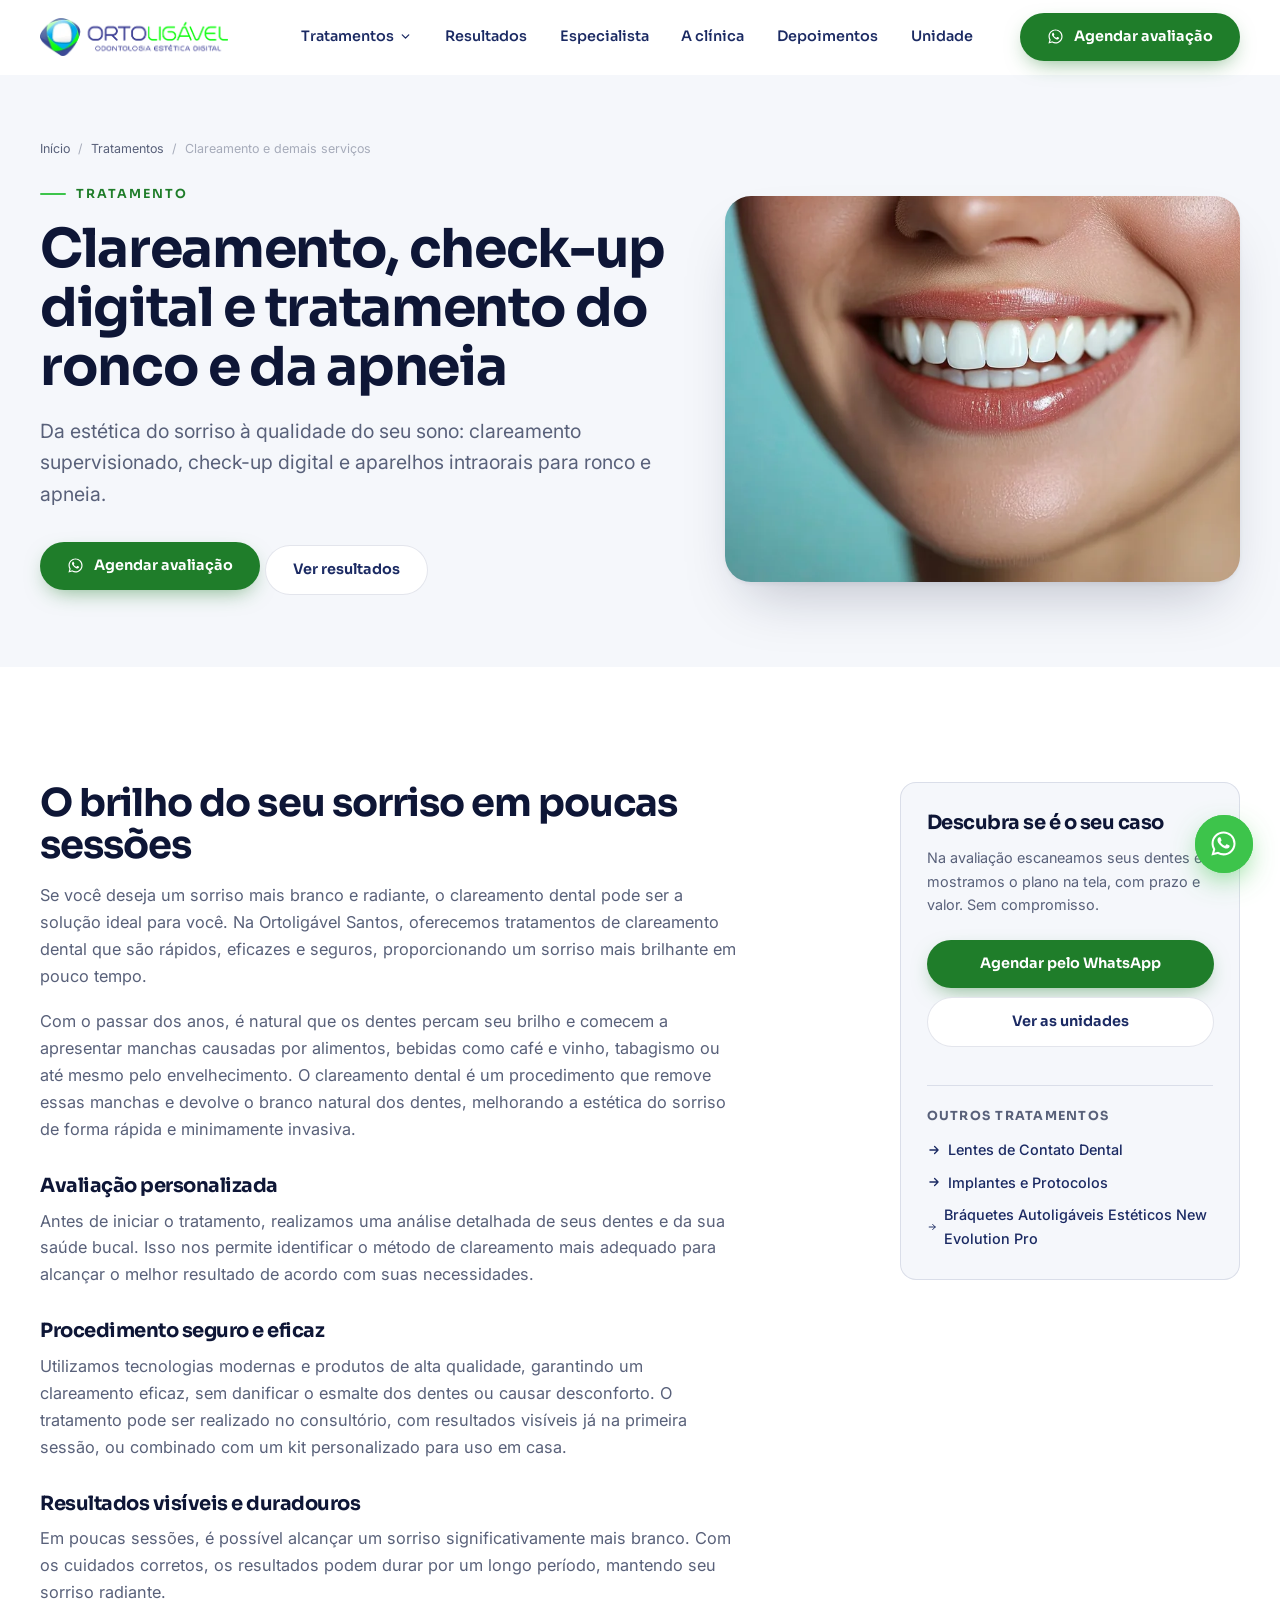
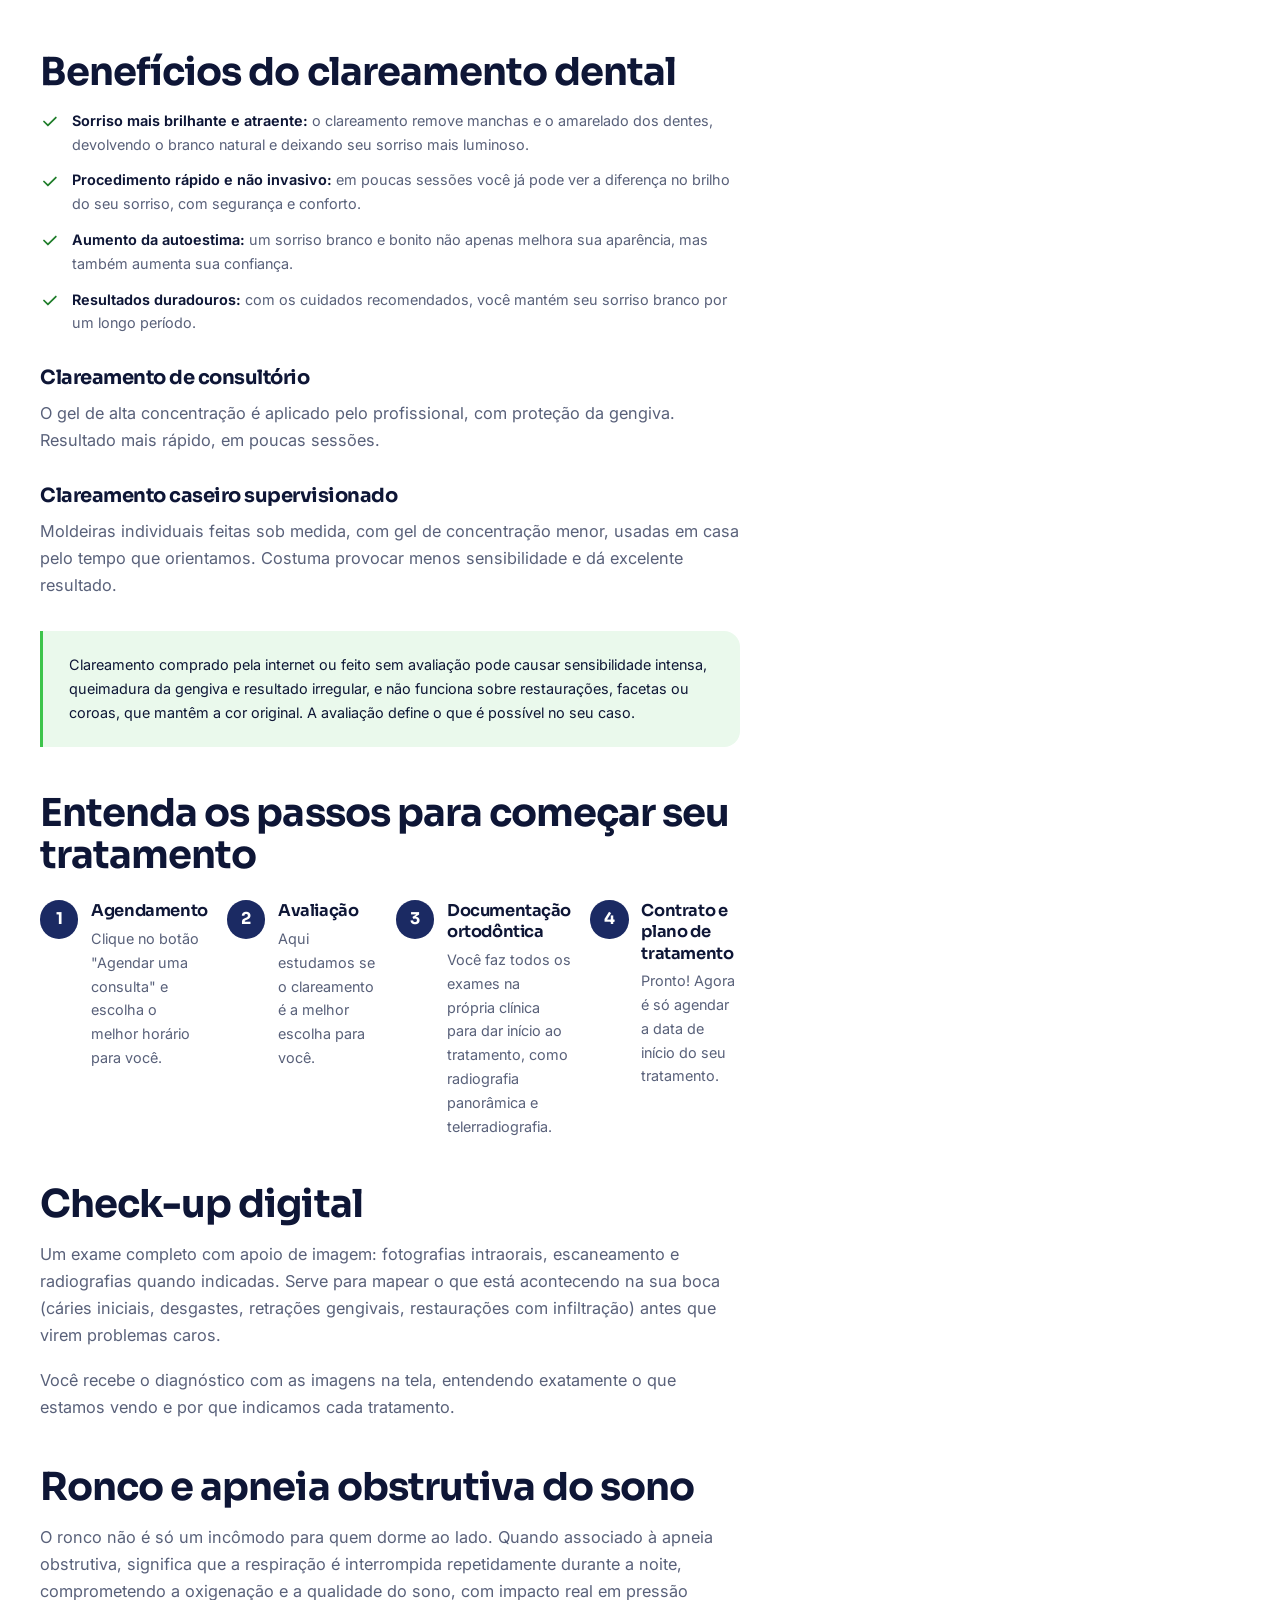
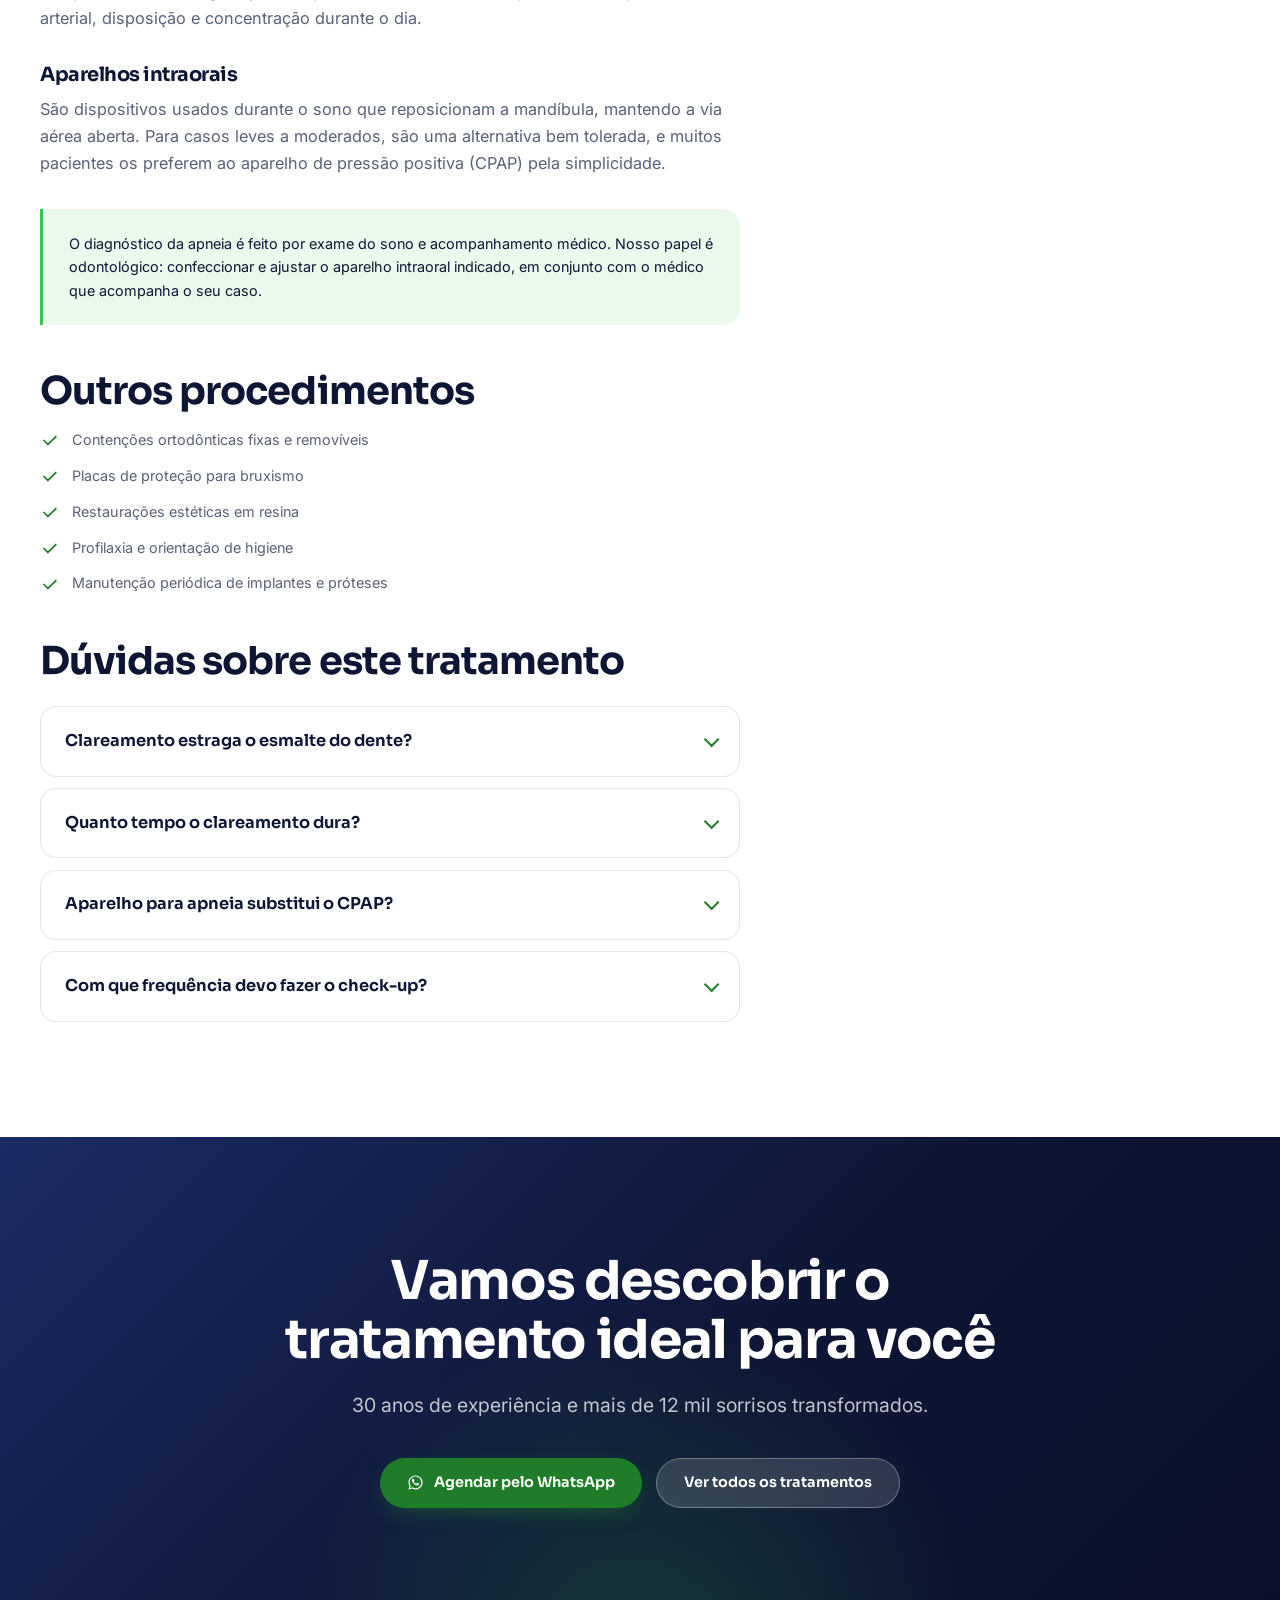
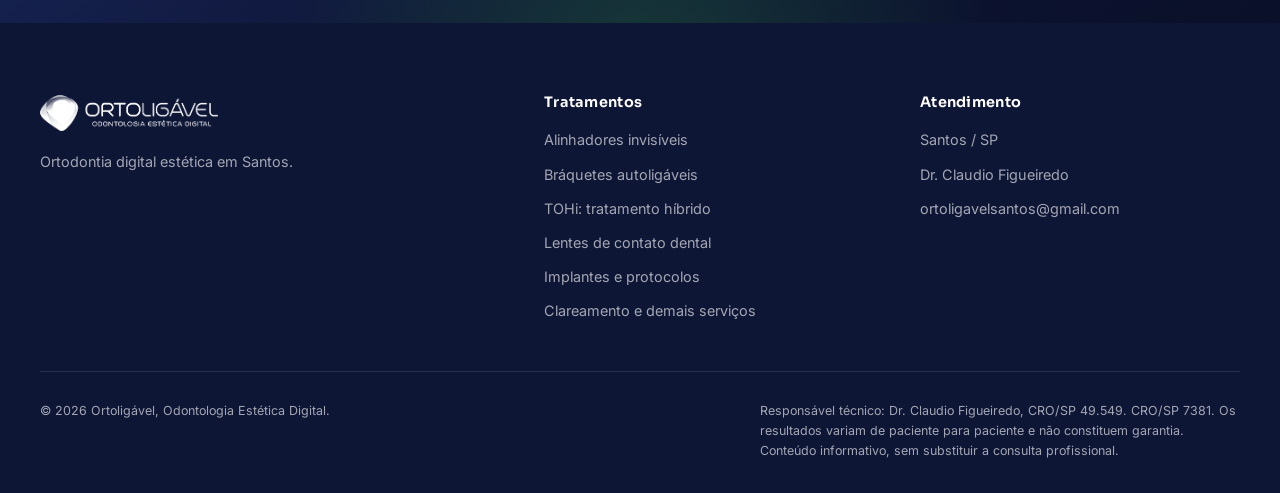
<file: tratamentos/clareamento-e-demais-servicos.html>
<!doctype html>
<html lang="pt-BR">
<head>
<!-- Google Tag Manager -->
<script>(function(w,d,s,l,i){w[l]=w[l]||[];w[l].push({'gtm.start':
new Date().getTime(),event:'gtm.js'});var f=d.getElementsByTagName(s)[0],
j=d.createElement(s),dl=l!='dataLayer'?'&l='+l:'';j.async=true;j.src=
'https://www.googletagmanager.com/gtm.js?id='+i+dl;f.parentNode.insertBefore(j,f);
})(window,document,'script','dataLayer','GTM-T77Z723Q');</script>
<!-- End Google Tag Manager -->
<meta charset="utf-8">
<meta name="viewport" content="width=device-width,initial-scale=1,viewport-fit=cover">

<title>Clareamento Dental e Tratamento de Apneia em Santos | Ortoligável</title>
<meta name="description" content="Clareamento dental supervisionado, check-up digital e aparelhos intraorais para ronco e apneia do sono. Ortoligável em Santos/SP.">
<link rel="canonical" href="https://www.ortoligavel.com.br/tratamentos/clareamento-e-demais-servicos.html">
<meta name="robots" content="index,follow,max-image-preview:large">
<meta name="theme-color" content="#1B2A63">

<meta property="og:type" content="article">
<meta property="og:locale" content="pt_BR">
<meta property="og:site_name" content="Ortoligável">
<meta property="og:title" content="Clareamento Dental e Tratamento de Apneia em Santos | Ortoligável">
<meta property="og:description" content="Clareamento dental supervisionado, check-up digital e aparelhos intraorais para ronco e apneia do sono. Ortoligável em Santos/SP.">
<meta property="og:url" content="https://www.ortoligavel.com.br/tratamentos/clareamento-e-demais-servicos.html">
<meta property="og:image" content="https://www.ortoligavel.com.br/assets/img/clareamento-hero.jpg">
<meta name="twitter:card" content="summary_large_image">

<link rel="icon" href="../assets/img/favicon.svg" type="image/svg+xml">
<link rel="preconnect" href="https://fonts.googleapis.com">
<link rel="preconnect" href="https://fonts.gstatic.com" crossorigin>
<link rel="stylesheet" href="https://fonts.googleapis.com/css2?family=Sora:wght@400;500;600;700;750&family=Inter:wght@400;500;600&display=swap" media="print" onload="this.media='all'">
<noscript><link rel="stylesheet" href="https://fonts.googleapis.com/css2?family=Sora:wght@400;500;600;700;750&family=Inter:wght@400;500;600&display=swap"></noscript>
<link rel="stylesheet" href="../assets/css/style.min.css?v=84f56520">

<script type="application/ld+json">
{
  "@context": "https://schema.org",
  "@graph": [
    {
      "@type": "MedicalWebPage",
      "@id": "https://www.ortoligavel.com.br/tratamentos/clareamento-e-demais-servicos.html",
      "url": "https://www.ortoligavel.com.br/tratamentos/clareamento-e-demais-servicos.html",
      "isPartOf": { "@id": "https://www.ortoligavel.com.br/#site" },
      "publisher": { "@id": "https://www.ortoligavel.com.br/#organizacao" },
      "name": "Clareamento Dental e Tratamento de Apneia em Santos | Ortoligável",
      "description": "Clareamento dental supervisionado, check-up digital e aparelhos intraorais para ronco e apneia do sono. Ortoligável em Santos/SP.",
      "inLanguage": "pt-BR",
      "about": {
        "@type": "MedicalProcedure",
        "name": "Clareamento e demais serviços",
        "howPerformed": "Da estética do sorriso à qualidade do seu sono: clareamento supervisionado, check-up digital e aparelhos intraorais para ronco e apneia.",
        "provider": { "@id": "https://www.ortoligavel.com.br/#organizacao" }
      },
      "breadcrumb": {
        "@type": "BreadcrumbList",
        "itemListElement": [
          {
            "@type": "ListItem",
            "position": 1,
            "name": "Início",
            "item": "https://www.ortoligavel.com.br/"
          },
          {
            "@type": "ListItem",
            "position": 2,
            "name": "Tratamentos",
            "item": "https://www.ortoligavel.com.br/#tratamentos"
          },
          {
            "@type": "ListItem",
            "position": 3,
            "name": "Clareamento e demais serviços"
          }
        ]
      }
    },
    {
      "@type": "FAQPage",
      "mainEntity": [
        {
          "@type": "Question",
          "name": "Clareamento estraga o esmalte do dente?",
          "acceptedAnswer": {
            "@type": "Answer",
            "text": "Não, quando feito com produtos adequados e supervisão profissional. A sensibilidade que alguns pacientes sentem é temporária e reversível, e existem protocolos para reduzi-la."
          }
        },
        {
          "@type": "Question",
          "name": "Quanto tempo o clareamento dura?",
          "acceptedAnswer": {
            "@type": "Answer",
            "text": "Em geral de um a três anos, dependendo muito dos seus hábitos. Café, chá, vinho tinto e cigarro aceleram o reescurecimento. Retoques periódicos mantêm o resultado."
          }
        },
        {
          "@type": "Question",
          "name": "Aparelho para apneia substitui o CPAP?",
          "acceptedAnswer": {
            "@type": "Answer",
            "text": "Em casos leves a moderados, pode ser uma alternativa eficaz. Em apneia grave, o CPAP continua sendo o padrão. Quem define é o médico do sono, a partir do exame, e trabalhamos junto com ele."
          }
        },
        {
          "@type": "Question",
          "name": "Com que frequência devo fazer o check-up?",
          "acceptedAnswer": {
            "@type": "Answer",
            "text": "A cada seis meses para a maioria das pessoas. Pacientes com histórico de cárie, doença gengival ou em tratamento ortodôntico podem precisar de intervalos menores."
          }
        }
      ]
    }
  ]
}
</script>
</head>
<body>
<!-- Google Tag Manager (noscript) -->
<noscript><iframe src="https://www.googletagmanager.com/ns.html?id=GTM-T77Z723Q"
height="0" width="0" style="display:none;visibility:hidden"></iframe></noscript>
<!-- End Google Tag Manager (noscript) -->

<a class="skip" href="#conteudo">Pular para o conteúdo</a>

<header class="hdr">
  <div class="wrap hdr__in">
    <a class="hdr__logo" href="../index.html" aria-label="Ortoligável, página inicial">
      <picture><source srcset="../assets/img/logo.webp" type="image/webp"><img src="../assets/img/logo.png" alt="Ortoligável Odontologia Estética Digital" width="395" height="80"></picture>
    </a>
    <nav class="nav" aria-label="Navegação principal">
      <div class="nav__drop">
        <a href="../index.html#tratamentos" aria-haspopup="true" aria-expanded="false">
          Tratamentos
          <svg width="13" height="13" viewBox="0 0 24 24" fill="none" stroke="currentColor" stroke-width="2.4" stroke-linecap="round" stroke-linejoin="round" aria-hidden="true"><path d="m6 9 6 6 6-6"/></svg>
        </a>
        <div class="nav__menu">
          <a href="alinhadores-invisiveis.html">Alinhadores invisíveis</a>
          <a href="braquetes-autoligaveis-esteticos.html">Bráquetes autoligáveis estéticos</a>
          <a href="tohi-tratamento-ortodontico-hibrido.html">TOHi: Tratamento Ortodôntico Híbrido</a>
          <a href="lentes-de-contato-dental.html">Lentes de contato dental</a>
          <a href="implantes-e-protocolos.html">Implantes e protocolos</a>
          <a href="clareamento-e-demais-servicos.html">Clareamento e saúde do sono</a>
        </div>
      </div>
      <a href="../index.html#resultados">Resultados</a>
      <a href="../index.html#especialista">Especialista</a>
      <a href="../index.html#estrutura">A clínica</a>
      <a href="../index.html#depoimentos">Depoimentos</a>
      <a href="../index.html#unidades">Unidade</a>
    </nav>
    <a class="btn btn--zap hdr__cta" href="../index.html#unidades" data-orto="zap-href"><svg width="17" height="17" viewBox="0 0 24 24" fill="currentColor" aria-hidden="true"><path d="M12.04 2C6.58 2 2.13 6.45 2.13 11.91c0 1.75.46 3.45 1.32 4.95L2 22l5.25-1.38a9.87 9.87 0 0 0 4.79 1.22h.01c5.46 0 9.9-4.45 9.9-9.91 0-2.65-1.03-5.14-2.9-7.01A9.82 9.82 0 0 0 12.04 2m0 1.67c2.2 0 4.27.86 5.83 2.42a8.2 8.2 0 0 1 2.41 5.83c0 4.54-3.7 8.24-8.25 8.24a8.2 8.2 0 0 1-4.19-1.15l-.3-.18-3.12.82.83-3.04-.2-.31a8.2 8.2 0 0 1-1.26-4.39c0-4.54 3.7-8.24 8.25-8.24m4.52 9.85c-.25-.12-1.47-.72-1.69-.81-.23-.08-.39-.12-.56.13-.16.24-.64.8-.78.97-.15.16-.29.18-.54.06-.25-.13-1.05-.39-1.99-1.23-.74-.66-1.23-1.47-1.38-1.72-.14-.25-.01-.38.11-.5.11-.11.25-.29.37-.44.13-.14.17-.25.25-.41.08-.17.04-.31-.02-.43-.06-.13-.56-1.34-.76-1.84-.2-.48-.41-.42-.56-.43h-.48c-.17 0-.43.06-.66.31-.22.25-.86.85-.86 2.07 0 1.22.89 2.4 1.01 2.56.12.17 1.75 2.67 4.23 3.74.59.26 1.05.41 1.41.52.59.19 1.13.16 1.56.1.47-.07 1.47-.6 1.67-1.18.21-.58.21-1.07.15-1.18-.06-.1-.22-.16-.47-.28"/></svg> Agendar avaliação</a>
    <button class="burger" aria-label="Abrir menu" aria-expanded="false" aria-controls="menu">
      <svg width="24" height="24" viewBox="0 0 24 24" fill="none" stroke="currentColor" stroke-width="2" stroke-linecap="round" aria-hidden="true"><path d="M3 6h18M3 12h18M3 18h18"/></svg>
    </button>
  </div>
</header>

<div class="menu" id="menu">
  <div class="menu__top">
    <picture><source srcset="../assets/img/logo.webp" type="image/webp"><img src="../assets/img/logo.png" alt="" width="395" height="80"></picture>
    <button class="menu__close" aria-label="Fechar menu">
      <svg width="24" height="24" viewBox="0 0 24 24" fill="none" stroke="currentColor" stroke-width="2" stroke-linecap="round" aria-hidden="true"><path d="M18 6 6 18M6 6l12 12"/></svg>
    </button>
  </div>
  <a href="../index.html#tratamentos">Tratamentos</a>
  <a href="../index.html#resultados">Resultados</a>
  <a href="../index.html#especialista">Especialista</a>
  <a href="../index.html#estrutura">A clínica</a>
  <a href="../index.html#depoimentos">Depoimentos</a>
  <a href="../index.html#unidades">Unidade</a>
  <a class="btn btn--zap" href="../index.html#unidades" data-orto="zap-href">Agendar avaliação</a>
</div>

<main id="conteudo">

<section class="pg-hero">
  <div class="wrap">
    <nav class="crumbs" aria-label="Você está aqui">
      <a href="../index.html">Início</a><span>/</span>
      <a href="../index.html#tratamentos">Tratamentos</a><span>/</span>
      <span aria-current="page">Clareamento e demais serviços</span>
    </nav>
    <div class="pg-hero__grid">
      <div>
        <p class="eyebrow">Tratamento</p>
        <h1>Clareamento, check-up digital e tratamento do ronco e da apneia</h1>
        <p class="lead">Da estética do sorriso à qualidade do seu sono: clareamento supervisionado, check-up digital e aparelhos intraorais para ronco e apneia.</p>
        <div class="hero__acoes" style="margin-top:2rem;margin-bottom:0">
          <a class="btn btn--zap" href="../index.html#unidades" data-orto="zap-href"><svg width="17" height="17" viewBox="0 0 24 24" fill="currentColor" aria-hidden="true"><path d="M12.04 2C6.58 2 2.13 6.45 2.13 11.91c0 1.75.46 3.45 1.32 4.95L2 22l5.25-1.38a9.87 9.87 0 0 0 4.79 1.22h.01c5.46 0 9.9-4.45 9.9-9.91 0-2.65-1.03-5.14-2.9-7.01A9.82 9.82 0 0 0 12.04 2m0 1.67c2.2 0 4.27.86 5.83 2.42a8.2 8.2 0 0 1 2.41 5.83c0 4.54-3.7 8.24-8.25 8.24a8.2 8.2 0 0 1-4.19-1.15l-.3-.18-3.12.82.83-3.04-.2-.31a8.2 8.2 0 0 1-1.26-4.39c0-4.54 3.7-8.24 8.25-8.24m4.52 9.85c-.25-.12-1.47-.72-1.69-.81-.23-.08-.39-.12-.56.13-.16.24-.64.8-.78.97-.15.16-.29.18-.54.06-.25-.13-1.05-.39-1.99-1.23-.74-.66-1.23-1.47-1.38-1.72-.14-.25-.01-.38.11-.5.11-.11.25-.29.37-.44.13-.14.17-.25.25-.41.08-.17.04-.31-.02-.43-.06-.13-.56-1.34-.76-1.84-.2-.48-.41-.42-.56-.43h-.48c-.17 0-.43.06-.66.31-.22.25-.86.85-.86 2.07 0 1.22.89 2.4 1.01 2.56.12.17 1.75 2.67 4.23 3.74.59.26 1.05.41 1.41.52.59.19 1.13.16 1.56.1.47-.07 1.47-.6 1.67-1.18.21-.58.21-1.07.15-1.18-.06-.1-.22-.16-.47-.28"/></svg> Agendar avaliação</a>
          <a class="btn btn--ghost" href="../index.html#resultados">Ver resultados</a>
        </div>
      </div>
      <picture>
        <source srcset="../assets/img/clareamento-hero.webp" type="image/webp">
        <img src="../assets/img/clareamento-hero.jpg" alt="Sorriso após clareamento dental" width="800" height="542" fetchpriority="high" decoding="async">
      </picture>
    </div>
  </div>
</section>

<section class="sec">
  <div class="wrap pg-grid">
    <article class="prosa">
      <h2>O brilho do seu sorriso em poucas sessões</h2>
      <p>Se você deseja um sorriso mais branco e radiante, o clareamento dental pode ser a solução ideal para você. Na Ortoligável Santos, oferecemos tratamentos de clareamento dental que são rápidos, eficazes e seguros, proporcionando um sorriso mais brilhante em pouco tempo.</p>
      <p>Com o passar dos anos, é natural que os dentes percam seu brilho e comecem a apresentar manchas causadas por alimentos, bebidas como café e vinho, tabagismo ou até mesmo pelo envelhecimento. O clareamento dental é um procedimento que remove essas manchas e devolve o branco natural dos dentes, melhorando a estética do sorriso de forma rápida e minimamente invasiva.</p>

      <h3>Avaliação personalizada</h3>
      <p>Antes de iniciar o tratamento, realizamos uma análise detalhada de seus dentes e da sua saúde bucal. Isso nos permite identificar o método de clareamento mais adequado para alcançar o melhor resultado de acordo com suas necessidades.</p>
      <h3>Procedimento seguro e eficaz</h3>
      <p>Utilizamos tecnologias modernas e produtos de alta qualidade, garantindo um clareamento eficaz, sem danificar o esmalte dos dentes ou causar desconforto. O tratamento pode ser realizado no consultório, com resultados visíveis já na primeira sessão, ou combinado com um kit personalizado para uso em casa.</p>
      <h3>Resultados visíveis e duradouros</h3>
      <p>Em poucas sessões, é possível alcançar um sorriso significativamente mais branco. Com os cuidados corretos, os resultados podem durar por um longo período, mantendo seu sorriso radiante.</p>

      <h2>Benefícios do clareamento dental</h2>
      <ul>
        <li><svg width="19" height="19" viewBox="0 0 24 24" fill="none" stroke="currentColor" stroke-width="2.2" stroke-linecap="round" stroke-linejoin="round" aria-hidden="true"><path d="m5 12 5 5L20 7"/></svg><span><strong>Sorriso mais brilhante e atraente:</strong> o clareamento remove manchas e o amarelado dos dentes, devolvendo o branco natural e deixando seu sorriso mais luminoso.</span></li>
        <li><svg width="19" height="19" viewBox="0 0 24 24" fill="none" stroke="currentColor" stroke-width="2.2" stroke-linecap="round" stroke-linejoin="round" aria-hidden="true"><path d="m5 12 5 5L20 7"/></svg><span><strong>Procedimento rápido e não invasivo:</strong> em poucas sessões você já pode ver a diferença no brilho do seu sorriso, com segurança e conforto.</span></li>
        <li><svg width="19" height="19" viewBox="0 0 24 24" fill="none" stroke="currentColor" stroke-width="2.2" stroke-linecap="round" stroke-linejoin="round" aria-hidden="true"><path d="m5 12 5 5L20 7"/></svg><span><strong>Aumento da autoestima:</strong> um sorriso branco e bonito não apenas melhora sua aparência, mas também aumenta sua confiança.</span></li>
        <li><svg width="19" height="19" viewBox="0 0 24 24" fill="none" stroke="currentColor" stroke-width="2.2" stroke-linecap="round" stroke-linejoin="round" aria-hidden="true"><path d="m5 12 5 5L20 7"/></svg><span><strong>Resultados duradouros:</strong> com os cuidados recomendados, você mantém seu sorriso branco por um longo período.</span></li>
      </ul>

      <h3>Clareamento de consultório</h3>
      <p>O gel de alta concentração é aplicado pelo profissional, com proteção da gengiva. Resultado mais rápido, em poucas sessões.</p>
      <h3>Clareamento caseiro supervisionado</h3>
      <p>Moldeiras individuais feitas sob medida, com gel de concentração menor, usadas em casa pelo tempo que orientamos. Costuma provocar menos sensibilidade e dá excelente resultado.</p>
      <div class="destaque"><p>Clareamento comprado pela internet ou feito sem avaliação pode causar sensibilidade intensa, queimadura da gengiva e resultado irregular, e não funciona sobre restaurações, facetas ou coroas, que mantêm a cor original. A avaliação define o que é possível no seu caso.</p></div>

      <h2>Entenda os passos para começar seu tratamento</h2>
      <div class="passos">
        <div class="passo">
          <span class="passo__num">1</span>
          <h4>Agendamento</h4>
          <p>Clique no botão "Agendar uma consulta" e escolha o melhor horário para você.</p>
        </div>
        <div class="passo">
          <span class="passo__num">2</span>
          <h4>Avaliação</h4>
          <p>Aqui estudamos se o clareamento é a melhor escolha para você.</p>
        </div>
        <div class="passo">
          <span class="passo__num">3</span>
          <h4>Documentação ortodôntica</h4>
          <p>Você faz todos os exames na própria clínica para dar início ao tratamento, como radiografia panorâmica e telerradiografia.</p>
        </div>
        <div class="passo">
          <span class="passo__num">4</span>
          <h4>Contrato e plano de tratamento</h4>
          <p>Pronto! Agora é só agendar a data de início do seu tratamento.</p>
        </div>
      </div>

      <h2>Check-up digital</h2>
      <p>Um exame completo com apoio de imagem: fotografias intraorais, escaneamento e radiografias quando indicadas. Serve para mapear o que está acontecendo na sua boca (cáries iniciais, desgastes, retrações gengivais, restaurações com infiltração) antes que virem problemas caros.</p>
      <p>Você recebe o diagnóstico com as imagens na tela, entendendo exatamente o que estamos vendo e por que indicamos cada tratamento.</p>
      <h2>Ronco e apneia obstrutiva do sono</h2>
      <p>O ronco não é só um incômodo para quem dorme ao lado. Quando associado à apneia obstrutiva, significa que a respiração é interrompida repetidamente durante a noite, comprometendo a oxigenação e a qualidade do sono, com impacto real em pressão arterial, disposição e concentração durante o dia.</p>
      <h3>Aparelhos intraorais</h3>
      <p>São dispositivos usados durante o sono que reposicionam a mandíbula, mantendo a via aérea aberta. Para casos leves a moderados, são uma alternativa bem tolerada, e muitos pacientes os preferem ao aparelho de pressão positiva (CPAP) pela simplicidade.</p>
      <div class="destaque"><p>O diagnóstico da apneia é feito por exame do sono e acompanhamento médico. Nosso papel é odontológico: confeccionar e ajustar o aparelho intraoral indicado, em conjunto com o médico que acompanha o seu caso.</p></div>
      <h2>Outros procedimentos</h2>
      <ul>
        <li><svg width="19" height="19" viewBox="0 0 24 24" fill="none" stroke="currentColor" stroke-width="2.2" stroke-linecap="round" stroke-linejoin="round" aria-hidden="true"><path d="m5 12 5 5L20 7"/></svg><span>Contenções ortodônticas fixas e removíveis</span></li>
        <li><svg width="19" height="19" viewBox="0 0 24 24" fill="none" stroke="currentColor" stroke-width="2.2" stroke-linecap="round" stroke-linejoin="round" aria-hidden="true"><path d="m5 12 5 5L20 7"/></svg><span>Placas de proteção para bruxismo</span></li>
        <li><svg width="19" height="19" viewBox="0 0 24 24" fill="none" stroke="currentColor" stroke-width="2.2" stroke-linecap="round" stroke-linejoin="round" aria-hidden="true"><path d="m5 12 5 5L20 7"/></svg><span>Restaurações estéticas em resina</span></li>
        <li><svg width="19" height="19" viewBox="0 0 24 24" fill="none" stroke="currentColor" stroke-width="2.2" stroke-linecap="round" stroke-linejoin="round" aria-hidden="true"><path d="m5 12 5 5L20 7"/></svg><span>Profilaxia e orientação de higiene</span></li>
        <li><svg width="19" height="19" viewBox="0 0 24 24" fill="none" stroke="currentColor" stroke-width="2.2" stroke-linecap="round" stroke-linejoin="round" aria-hidden="true"><path d="m5 12 5 5L20 7"/></svg><span>Manutenção periódica de implantes e próteses</span></li>
      </ul>

      <h2>Dúvidas sobre este tratamento</h2>
      <div class="faq" style="margin-top:1.5rem">
        <details>
          <summary>Clareamento estraga o esmalte do dente?</summary>
          <div class="faq__corpo">Não, quando feito com produtos adequados e supervisão profissional. A sensibilidade que alguns pacientes sentem é temporária e reversível, e existem protocolos para reduzi-la.</div>
        </details>
        <details>
          <summary>Quanto tempo o clareamento dura?</summary>
          <div class="faq__corpo">Em geral de um a três anos, dependendo muito dos seus hábitos. Café, chá, vinho tinto e cigarro aceleram o reescurecimento. Retoques periódicos mantêm o resultado.</div>
        </details>
        <details>
          <summary>Aparelho para apneia substitui o CPAP?</summary>
          <div class="faq__corpo">Em casos leves a moderados, pode ser uma alternativa eficaz. Em apneia grave, o CPAP continua sendo o padrão. Quem define é o médico do sono, a partir do exame, e trabalhamos junto com ele.</div>
        </details>
        <details>
          <summary>Com que frequência devo fazer o check-up?</summary>
          <div class="faq__corpo">A cada seis meses para a maioria das pessoas. Pacientes com histórico de cárie, doença gengival ou em tratamento ortodôntico podem precisar de intervalos menores.</div>
        </details>
      </div>
    </article>

    <aside class="lateral">
      <h3>Descubra se é o seu caso</h3>
      <p>Na avaliação escaneamos seus dentes e mostramos o plano na tela, com prazo e valor. Sem compromisso.</p>
      <a class="btn btn--zap" href="../index.html#unidades" data-orto="zap-href">Agendar pelo WhatsApp</a>
      <a class="btn btn--ghost" href="../index.html#unidades">Ver as unidades</a>

      <div class="lateral__outros">
        <h4>Outros tratamentos</h4>
        <ul>
            <li><a href="lentes-de-contato-dental.html"><svg width="14" height="14" viewBox="0 0 24 24" fill="none" stroke="currentColor" stroke-width="2.2" stroke-linecap="round" stroke-linejoin="round" aria-hidden="true"><path d="M5 12h14M13 6l6 6-6 6"/></svg>Lentes de Contato Dental</a></li>
            <li><a href="implantes-e-protocolos.html"><svg width="14" height="14" viewBox="0 0 24 24" fill="none" stroke="currentColor" stroke-width="2.2" stroke-linecap="round" stroke-linejoin="round" aria-hidden="true"><path d="M5 12h14M13 6l6 6-6 6"/></svg>Implantes e Protocolos</a></li>
            <li><a href="braquetes-autoligaveis-esteticos.html"><svg width="14" height="14" viewBox="0 0 24 24" fill="none" stroke="currentColor" stroke-width="2.2" stroke-linecap="round" stroke-linejoin="round" aria-hidden="true"><path d="M5 12h14M13 6l6 6-6 6"/></svg>Bráquetes Autoligáveis Estéticos New Evolution Pro</a></li>
        </ul>
      </div>
    </aside>
  </div>
</section>

<section class="sec cta">
  <div class="wrap cta__in">
    <h2>Vamos descobrir o tratamento ideal para você</h2>
    <p>30 anos de experiência e mais de 12 mil sorrisos transformados.</p>
    <div class="cta__acoes">
      <a class="btn btn--zap" href="../index.html#unidades" data-orto="zap-href"><svg width="17" height="17" viewBox="0 0 24 24" fill="currentColor" aria-hidden="true"><path d="M12.04 2C6.58 2 2.13 6.45 2.13 11.91c0 1.75.46 3.45 1.32 4.95L2 22l5.25-1.38a9.87 9.87 0 0 0 4.79 1.22h.01c5.46 0 9.9-4.45 9.9-9.91 0-2.65-1.03-5.14-2.9-7.01A9.82 9.82 0 0 0 12.04 2m0 1.67c2.2 0 4.27.86 5.83 2.42a8.2 8.2 0 0 1 2.41 5.83c0 4.54-3.7 8.24-8.25 8.24a8.2 8.2 0 0 1-4.19-1.15l-.3-.18-3.12.82.83-3.04-.2-.31a8.2 8.2 0 0 1-1.26-4.39c0-4.54 3.7-8.24 8.25-8.24m4.52 9.85c-.25-.12-1.47-.72-1.69-.81-.23-.08-.39-.12-.56.13-.16.24-.64.8-.78.97-.15.16-.29.18-.54.06-.25-.13-1.05-.39-1.99-1.23-.74-.66-1.23-1.47-1.38-1.72-.14-.25-.01-.38.11-.5.11-.11.25-.29.37-.44.13-.14.17-.25.25-.41.08-.17.04-.31-.02-.43-.06-.13-.56-1.34-.76-1.84-.2-.48-.41-.42-.56-.43h-.48c-.17 0-.43.06-.66.31-.22.25-.86.85-.86 2.07 0 1.22.89 2.4 1.01 2.56.12.17 1.75 2.67 4.23 3.74.59.26 1.05.41 1.41.52.59.19 1.13.16 1.56.1.47-.07 1.47-.6 1.67-1.18.21-.58.21-1.07.15-1.18-.06-.1-.22-.16-.47-.28"/></svg> Agendar pelo WhatsApp</a>
      <a class="btn btn--light" href="../index.html#tratamentos">Ver todos os tratamentos</a>
    </div>
  </div>
</section>

</main>

<footer class="ft">
  <div class="wrap">
    <div class="ft__grid">
      <div>
        <picture><source srcset="../assets/img/logo.webp" type="image/webp"><img class="ft__logo" src="../assets/img/logo.png" alt="Ortoligável" width="395" height="80" loading="lazy"></picture>
        <p>Ortodontia digital estética em Santos.</p>
      </div>
      <div>
        <h4>Tratamentos</h4>
        <ul>
          <li><a href="alinhadores-invisiveis.html">Alinhadores invisíveis</a></li>
          <li><a href="braquetes-autoligaveis-esteticos.html">Bráquetes autoligáveis</a></li>
          <li><a href="tohi-tratamento-ortodontico-hibrido.html">TOHi: tratamento híbrido</a></li>
          <li><a href="lentes-de-contato-dental.html">Lentes de contato dental</a></li>
          <li><a href="implantes-e-protocolos.html">Implantes e protocolos</a></li>
          <li><a href="clareamento-e-demais-servicos.html">Clareamento e demais serviços</a></li>
        </ul>
      </div>
      <div>
        <h4>Atendimento</h4>
        <ul>
          <li><a href="../index.html#unidades">Santos / SP</a></li>
          <li><a href="../index.html#especialista">Dr. Claudio Figueiredo</a></li>
          <li><a data-orto="email-href" href="#"><span data-orto="email">E-mail</span></a></li>
        </ul>
      </div>
    </div>
    <div class="ft__base">
      <p>© <span id="ano">2026</span> Ortoligável, Odontologia Estética Digital.</p>
      <p class="ft__legal">
        Responsável técnico: <span data-orto="responsavelTecnico">a definir</span>.
        <span data-orto="cro">CRO</span>.
        Os resultados variam de paciente para paciente e não constituem garantia.
        Conteúdo informativo, sem substituir a consulta profissional.
      </p>
    </div>
  </div>
</footer>

<a class="zap" href="../index.html#unidades" data-orto="zap-href" aria-label="Falar com a Ortoligável pelo WhatsApp">
  <svg width="29" height="29" viewBox="0 0 24 24" fill="currentColor" aria-hidden="true"><path d="M12.04 2C6.58 2 2.13 6.45 2.13 11.91c0 1.75.46 3.45 1.32 4.95L2 22l5.25-1.38a9.87 9.87 0 0 0 4.79 1.22h.01c5.46 0 9.9-4.45 9.9-9.91 0-2.65-1.03-5.14-2.9-7.01A9.82 9.82 0 0 0 12.04 2m0 1.67c2.2 0 4.27.86 5.83 2.42a8.2 8.2 0 0 1 2.41 5.83c0 4.54-3.7 8.24-8.25 8.24a8.2 8.2 0 0 1-4.19-1.15l-.3-.18-3.12.82.83-3.04-.2-.31a8.2 8.2 0 0 1-1.26-4.39c0-4.54 3.7-8.24 8.25-8.24m4.52 9.85c-.25-.12-1.47-.72-1.69-.81-.23-.08-.39-.12-.56.13-.16.24-.64.8-.78.97-.15.16-.29.18-.54.06-.25-.13-1.05-.39-1.99-1.23-.74-.66-1.23-1.47-1.38-1.72-.14-.25-.01-.38.11-.5.11-.11.25-.29.37-.44.13-.14.17-.25.25-.41.08-.17.04-.31-.02-.43-.06-.13-.56-1.34-.76-1.84-.2-.48-.41-.42-.56-.43h-.48c-.17 0-.43.06-.66.31-.22.25-.86.85-.86 2.07 0 1.22.89 2.4 1.01 2.56.12.17 1.75 2.67 4.23 3.74.59.26 1.05.41 1.41.52.59.19 1.13.16 1.56.1.47-.07 1.47-.6 1.67-1.18.21-.58.21-1.07.15-1.18-.06-.1-.22-.16-.47-.28"/></svg>
</a>

<script src="../assets/js/config.js?v=1c9a0a19"></script>
<script src="../assets/js/main.js?v=628312ae" defer></script>
</body>
</html>
</file>
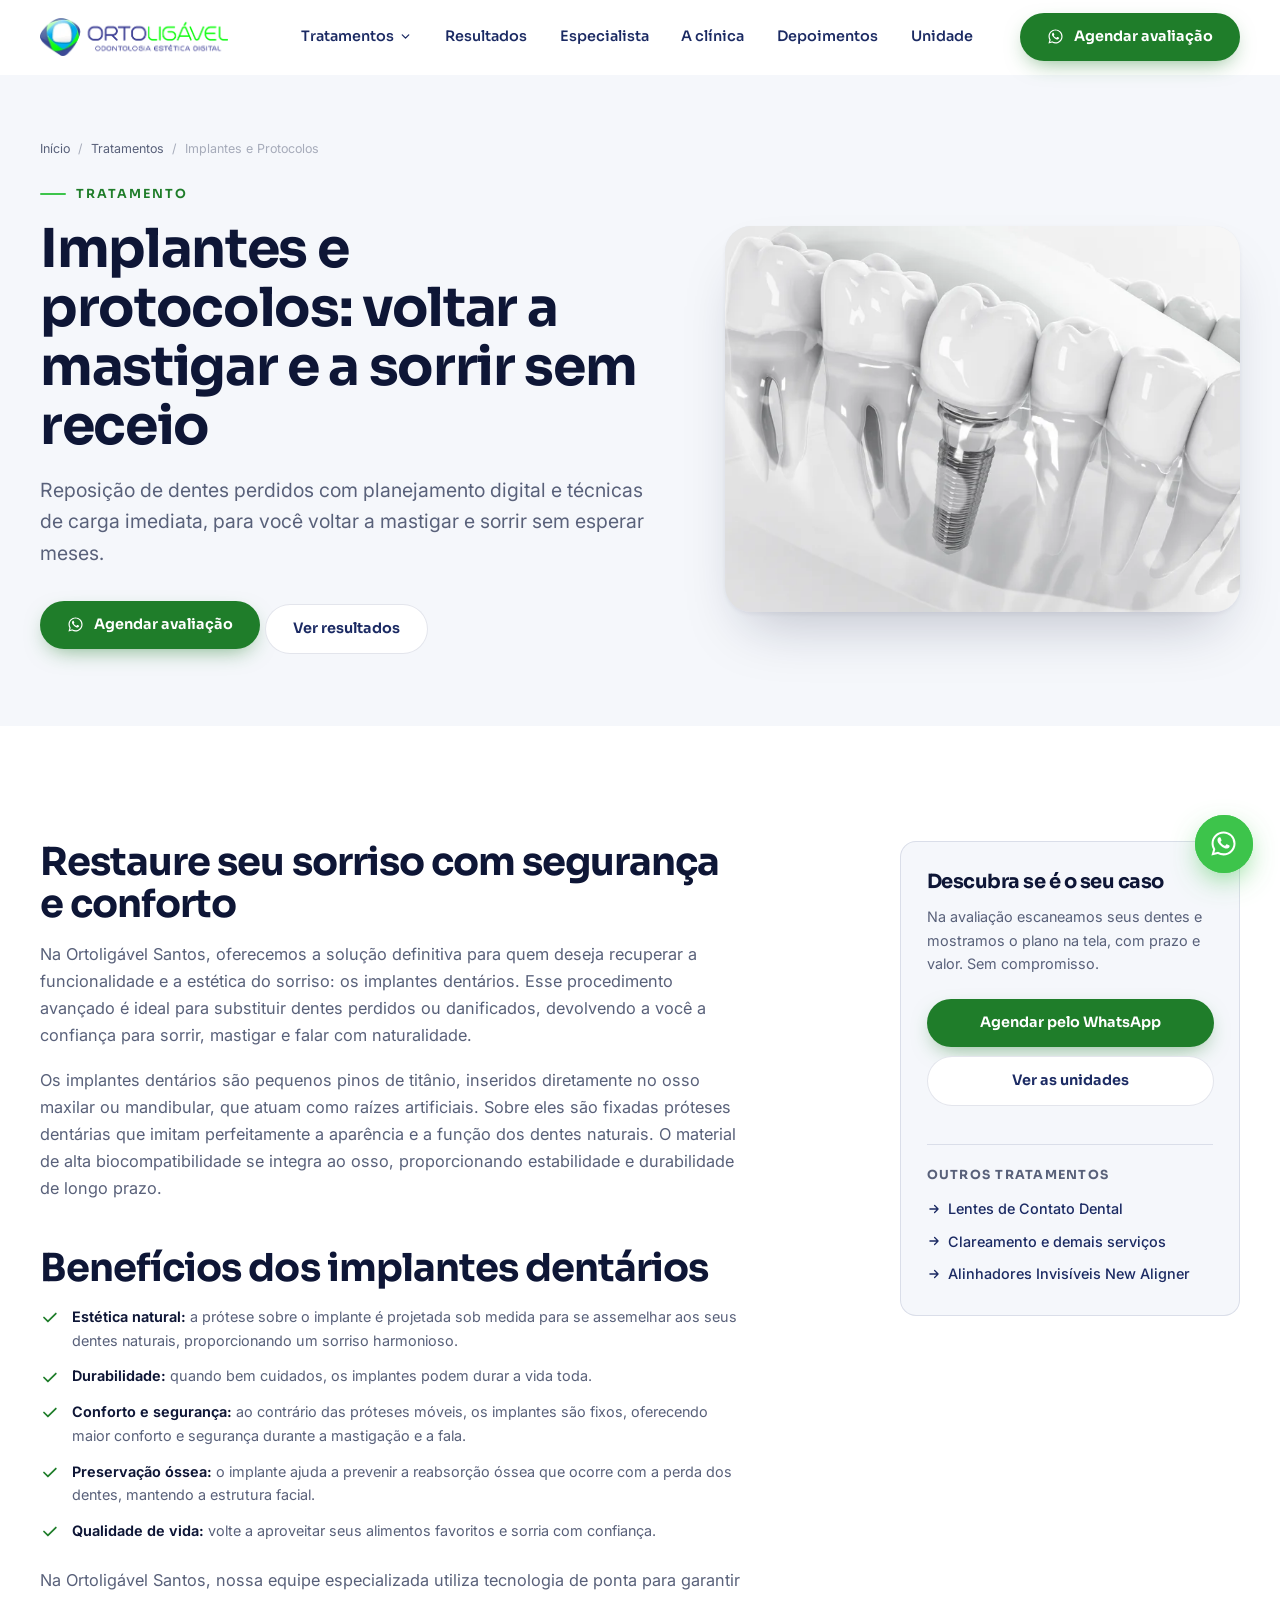
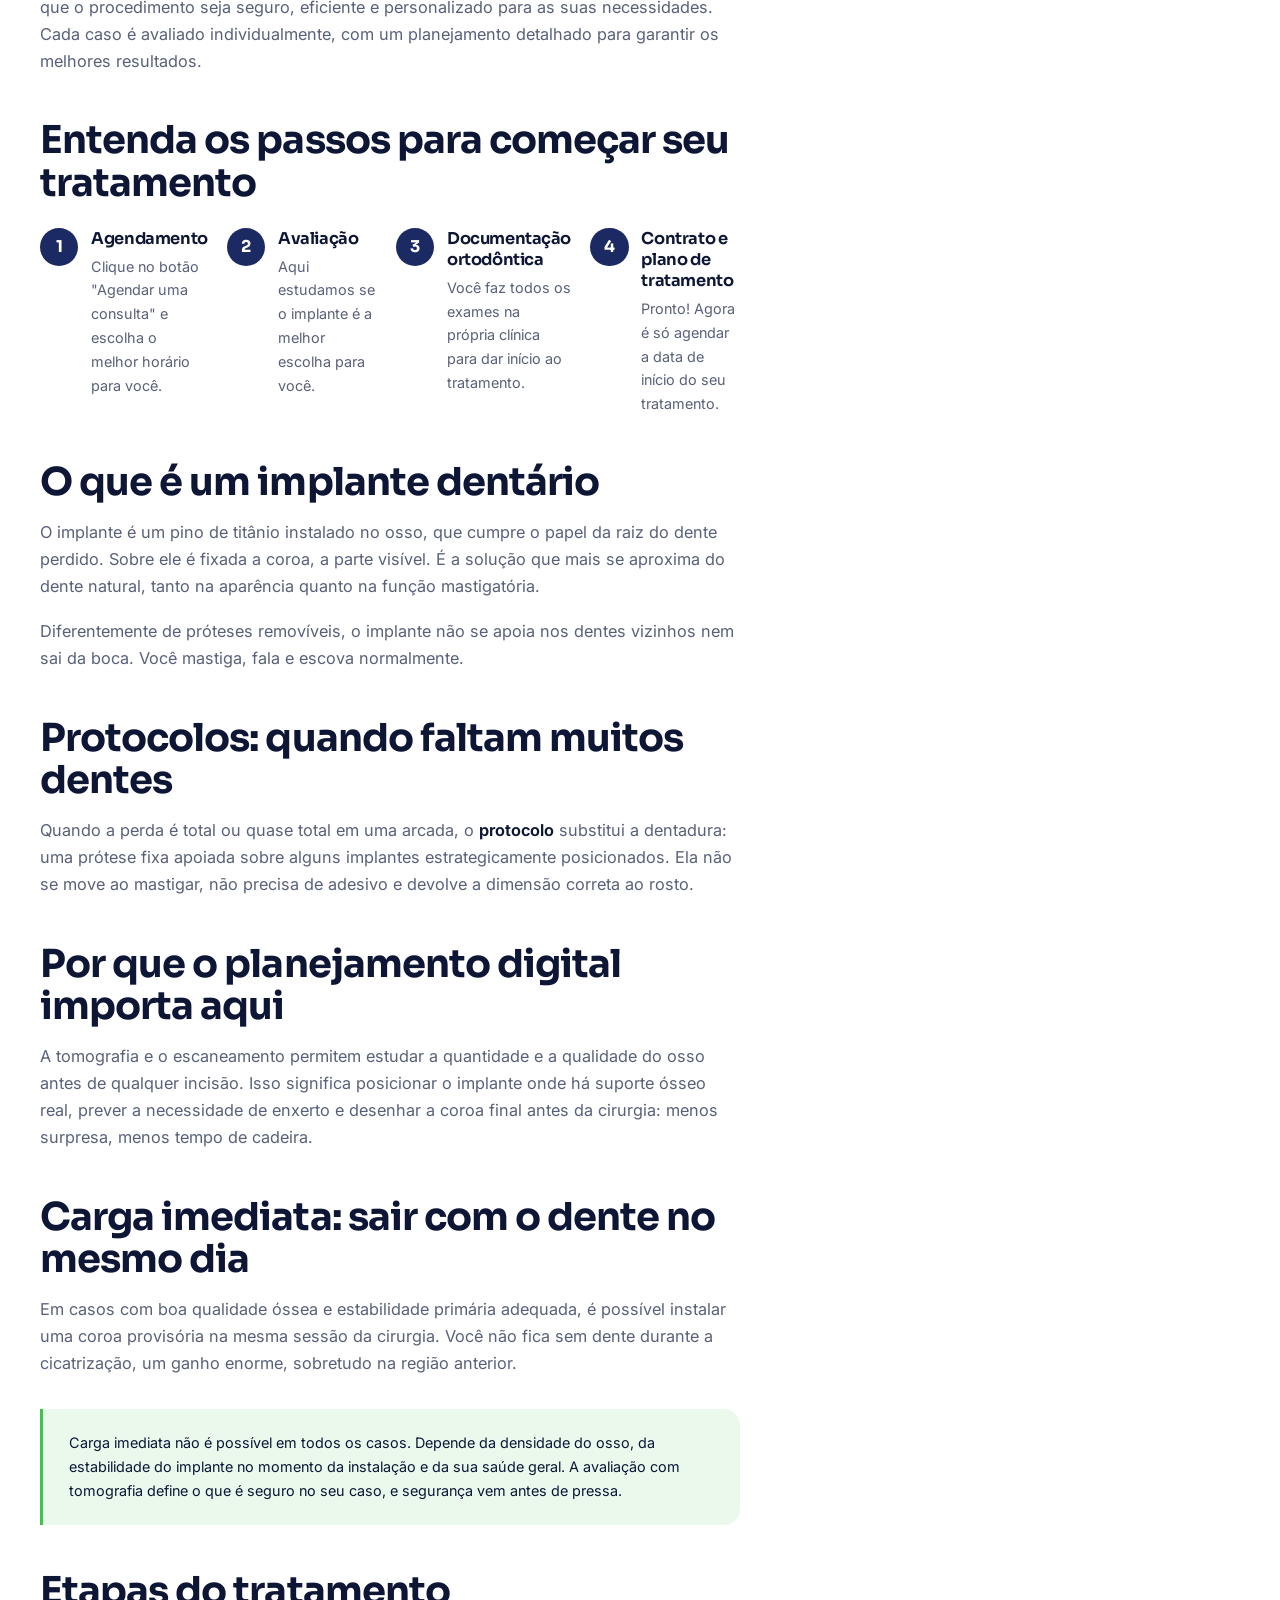
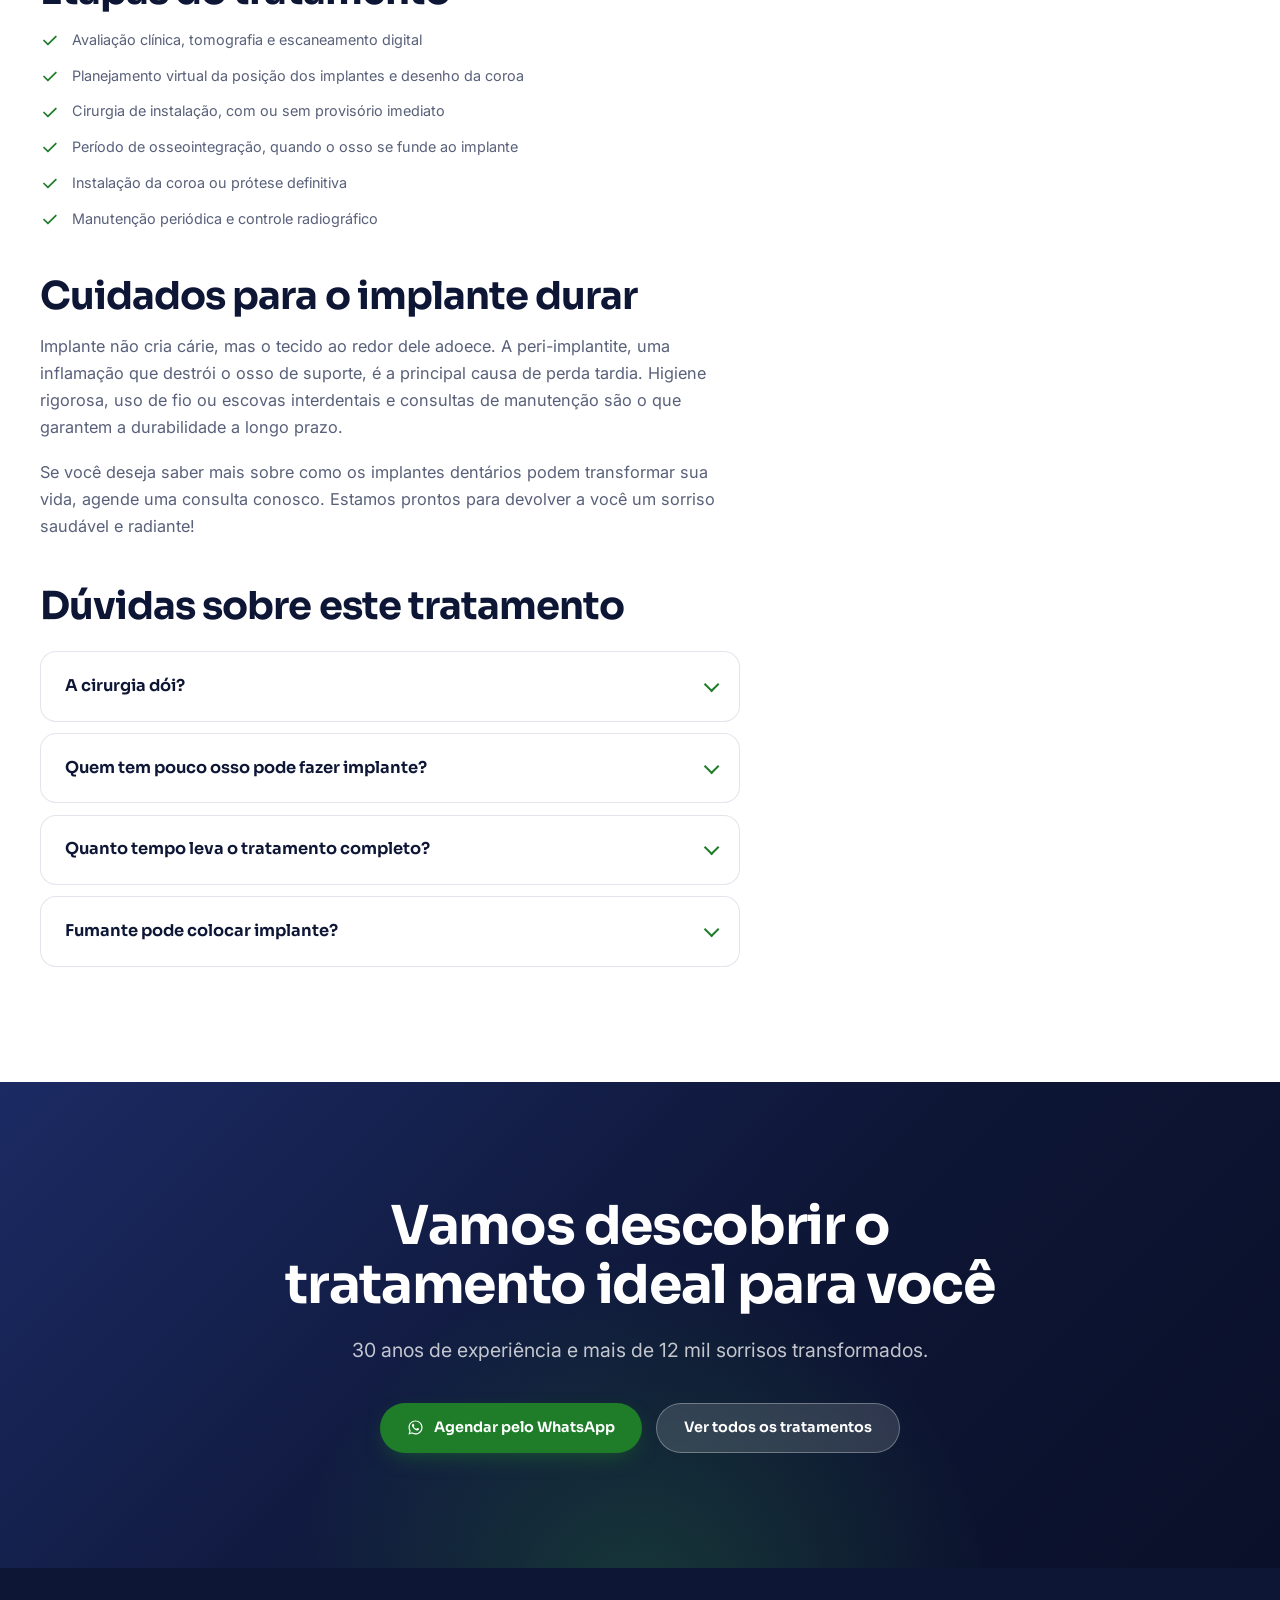
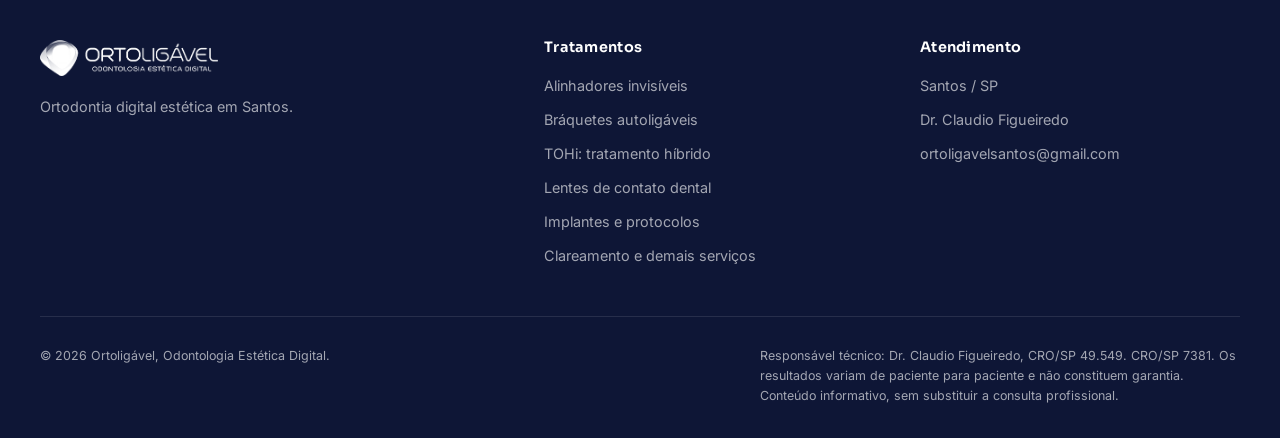
<file: tratamentos/implantes-e-protocolos.html>
<!doctype html>
<html lang="pt-BR">
<head>
<!-- Google Tag Manager -->
<script>(function(w,d,s,l,i){w[l]=w[l]||[];w[l].push({'gtm.start':
new Date().getTime(),event:'gtm.js'});var f=d.getElementsByTagName(s)[0],
j=d.createElement(s),dl=l!='dataLayer'?'&l='+l:'';j.async=true;j.src=
'https://www.googletagmanager.com/gtm.js?id='+i+dl;f.parentNode.insertBefore(j,f);
})(window,document,'script','dataLayer','GTM-T77Z723Q');</script>
<!-- End Google Tag Manager -->
<meta charset="utf-8">
<meta name="viewport" content="width=device-width,initial-scale=1,viewport-fit=cover">

<title>Implantes Dentários e Protocolos em Santos | Ortoligável</title>
<meta name="description" content="Implantes dentários e protocolos com planejamento digital e técnicas de carga imediata. Solução definitiva e de aparência natural. Santos/SP.">
<link rel="canonical" href="https://www.ortoligavel.com.br/tratamentos/implantes-e-protocolos.html">
<meta name="robots" content="index,follow,max-image-preview:large">
<meta name="theme-color" content="#1B2A63">

<meta property="og:type" content="article">
<meta property="og:locale" content="pt_BR">
<meta property="og:site_name" content="Ortoligável">
<meta property="og:title" content="Implantes Dentários e Protocolos em Santos | Ortoligável">
<meta property="og:description" content="Implantes dentários e protocolos com planejamento digital e técnicas de carga imediata. Solução definitiva e de aparência natural. Santos/SP.">
<meta property="og:url" content="https://www.ortoligavel.com.br/tratamentos/implantes-e-protocolos.html">
<meta property="og:image" content="https://www.ortoligavel.com.br/assets/img/implantes-hero.jpg">
<meta name="twitter:card" content="summary_large_image">

<link rel="icon" href="../assets/img/favicon.svg" type="image/svg+xml">
<link rel="preconnect" href="https://fonts.googleapis.com">
<link rel="preconnect" href="https://fonts.gstatic.com" crossorigin>
<link rel="stylesheet" href="https://fonts.googleapis.com/css2?family=Sora:wght@400;500;600;700;750&family=Inter:wght@400;500;600&display=swap" media="print" onload="this.media='all'">
<noscript><link rel="stylesheet" href="https://fonts.googleapis.com/css2?family=Sora:wght@400;500;600;700;750&family=Inter:wght@400;500;600&display=swap"></noscript>
<link rel="stylesheet" href="../assets/css/style.min.css?v=84f56520">

<script type="application/ld+json">
{
  "@context": "https://schema.org",
  "@graph": [
    {
      "@type": "MedicalWebPage",
      "@id": "https://www.ortoligavel.com.br/tratamentos/implantes-e-protocolos.html",
      "url": "https://www.ortoligavel.com.br/tratamentos/implantes-e-protocolos.html",
      "isPartOf": { "@id": "https://www.ortoligavel.com.br/#site" },
      "publisher": { "@id": "https://www.ortoligavel.com.br/#organizacao" },
      "name": "Implantes Dentários e Protocolos em Santos | Ortoligável",
      "description": "Implantes dentários e protocolos com planejamento digital e técnicas de carga imediata. Solução definitiva e de aparência natural. Santos/SP.",
      "inLanguage": "pt-BR",
      "about": {
        "@type": "MedicalProcedure",
        "name": "Implantes e Protocolos",
        "howPerformed": "Reposição de dentes perdidos com planejamento digital e técnicas de carga imediata, para você voltar a mastigar e sorrir sem esperar meses.",
        "provider": { "@id": "https://www.ortoligavel.com.br/#organizacao" }
      },
      "breadcrumb": {
        "@type": "BreadcrumbList",
        "itemListElement": [
          {
            "@type": "ListItem",
            "position": 1,
            "name": "Início",
            "item": "https://www.ortoligavel.com.br/"
          },
          {
            "@type": "ListItem",
            "position": 2,
            "name": "Tratamentos",
            "item": "https://www.ortoligavel.com.br/#tratamentos"
          },
          {
            "@type": "ListItem",
            "position": 3,
            "name": "Implantes e Protocolos"
          }
        ]
      }
    },
    {
      "@type": "FAQPage",
      "mainEntity": [
        {
          "@type": "Question",
          "name": "A cirurgia dói?",
          "acceptedAnswer": {
            "@type": "Answer",
            "text": "O procedimento é feito sob anestesia local e você não sente dor durante. O pós-operatório costuma ser mais tranquilo do que a maioria imagina, controlado com a medicação prescrita, e envolve inchaço nos primeiros dias."
          }
        },
        {
          "@type": "Question",
          "name": "Quem tem pouco osso pode fazer implante?",
          "acceptedAnswer": {
            "@type": "Answer",
            "text": "Muitas vezes sim, com enxerto ósseo ou com técnicas que aproveitam áreas de maior disponibilidade. A tomografia responde essa pergunta com precisão na avaliação."
          }
        },
        {
          "@type": "Question",
          "name": "Quanto tempo leva o tratamento completo?",
          "acceptedAnswer": {
            "@type": "Answer",
            "text": "De poucos meses a cerca de um ano, dependendo da necessidade de enxerto e do tempo de osseointegração. Com carga imediata, a estética é resolvida logo no início, mesmo que a prótese definitiva venha depois."
          }
        },
        {
          "@type": "Question",
          "name": "Fumante pode colocar implante?",
          "acceptedAnswer": {
            "@type": "Answer",
            "text": "Pode, mas o cigarro aumenta significativamente o risco de falha e de peri-implantite. Avaliamos caso a caso e conversamos abertamente sobre esse risco antes de decidir."
          }
        }
      ]
    }
  ]
}
</script>
</head>
<body>
<!-- Google Tag Manager (noscript) -->
<noscript><iframe src="https://www.googletagmanager.com/ns.html?id=GTM-T77Z723Q"
height="0" width="0" style="display:none;visibility:hidden"></iframe></noscript>
<!-- End Google Tag Manager (noscript) -->

<a class="skip" href="#conteudo">Pular para o conteúdo</a>

<header class="hdr">
  <div class="wrap hdr__in">
    <a class="hdr__logo" href="../index.html" aria-label="Ortoligável, página inicial">
      <picture><source srcset="../assets/img/logo.webp" type="image/webp"><img src="../assets/img/logo.png" alt="Ortoligável Odontologia Estética Digital" width="395" height="80"></picture>
    </a>
    <nav class="nav" aria-label="Navegação principal">
      <div class="nav__drop">
        <a href="../index.html#tratamentos" aria-haspopup="true" aria-expanded="false">
          Tratamentos
          <svg width="13" height="13" viewBox="0 0 24 24" fill="none" stroke="currentColor" stroke-width="2.4" stroke-linecap="round" stroke-linejoin="round" aria-hidden="true"><path d="m6 9 6 6 6-6"/></svg>
        </a>
        <div class="nav__menu">
          <a href="alinhadores-invisiveis.html">Alinhadores invisíveis</a>
          <a href="braquetes-autoligaveis-esteticos.html">Bráquetes autoligáveis estéticos</a>
          <a href="tohi-tratamento-ortodontico-hibrido.html">TOHi: Tratamento Ortodôntico Híbrido</a>
          <a href="lentes-de-contato-dental.html">Lentes de contato dental</a>
          <a href="implantes-e-protocolos.html">Implantes e protocolos</a>
          <a href="clareamento-e-demais-servicos.html">Clareamento e saúde do sono</a>
        </div>
      </div>
      <a href="../index.html#resultados">Resultados</a>
      <a href="../index.html#especialista">Especialista</a>
      <a href="../index.html#estrutura">A clínica</a>
      <a href="../index.html#depoimentos">Depoimentos</a>
      <a href="../index.html#unidades">Unidade</a>
    </nav>
    <a class="btn btn--zap hdr__cta" href="../index.html#unidades" data-orto="zap-href"><svg width="17" height="17" viewBox="0 0 24 24" fill="currentColor" aria-hidden="true"><path d="M12.04 2C6.58 2 2.13 6.45 2.13 11.91c0 1.75.46 3.45 1.32 4.95L2 22l5.25-1.38a9.87 9.87 0 0 0 4.79 1.22h.01c5.46 0 9.9-4.45 9.9-9.91 0-2.65-1.03-5.14-2.9-7.01A9.82 9.82 0 0 0 12.04 2m0 1.67c2.2 0 4.27.86 5.83 2.42a8.2 8.2 0 0 1 2.41 5.83c0 4.54-3.7 8.24-8.25 8.24a8.2 8.2 0 0 1-4.19-1.15l-.3-.18-3.12.82.83-3.04-.2-.31a8.2 8.2 0 0 1-1.26-4.39c0-4.54 3.7-8.24 8.25-8.24m4.52 9.85c-.25-.12-1.47-.72-1.69-.81-.23-.08-.39-.12-.56.13-.16.24-.64.8-.78.97-.15.16-.29.18-.54.06-.25-.13-1.05-.39-1.99-1.23-.74-.66-1.23-1.47-1.38-1.72-.14-.25-.01-.38.11-.5.11-.11.25-.29.37-.44.13-.14.17-.25.25-.41.08-.17.04-.31-.02-.43-.06-.13-.56-1.34-.76-1.84-.2-.48-.41-.42-.56-.43h-.48c-.17 0-.43.06-.66.31-.22.25-.86.85-.86 2.07 0 1.22.89 2.4 1.01 2.56.12.17 1.75 2.67 4.23 3.74.59.26 1.05.41 1.41.52.59.19 1.13.16 1.56.1.47-.07 1.47-.6 1.67-1.18.21-.58.21-1.07.15-1.18-.06-.1-.22-.16-.47-.28"/></svg> Agendar avaliação</a>
    <button class="burger" aria-label="Abrir menu" aria-expanded="false" aria-controls="menu">
      <svg width="24" height="24" viewBox="0 0 24 24" fill="none" stroke="currentColor" stroke-width="2" stroke-linecap="round" aria-hidden="true"><path d="M3 6h18M3 12h18M3 18h18"/></svg>
    </button>
  </div>
</header>

<div class="menu" id="menu">
  <div class="menu__top">
    <picture><source srcset="../assets/img/logo.webp" type="image/webp"><img src="../assets/img/logo.png" alt="" width="395" height="80"></picture>
    <button class="menu__close" aria-label="Fechar menu">
      <svg width="24" height="24" viewBox="0 0 24 24" fill="none" stroke="currentColor" stroke-width="2" stroke-linecap="round" aria-hidden="true"><path d="M18 6 6 18M6 6l12 12"/></svg>
    </button>
  </div>
  <a href="../index.html#tratamentos">Tratamentos</a>
  <a href="../index.html#resultados">Resultados</a>
  <a href="../index.html#especialista">Especialista</a>
  <a href="../index.html#estrutura">A clínica</a>
  <a href="../index.html#depoimentos">Depoimentos</a>
  <a href="../index.html#unidades">Unidade</a>
  <a class="btn btn--zap" href="../index.html#unidades" data-orto="zap-href">Agendar avaliação</a>
</div>

<main id="conteudo">

<section class="pg-hero">
  <div class="wrap">
    <nav class="crumbs" aria-label="Você está aqui">
      <a href="../index.html">Início</a><span>/</span>
      <a href="../index.html#tratamentos">Tratamentos</a><span>/</span>
      <span aria-current="page">Implantes e Protocolos</span>
    </nav>
    <div class="pg-hero__grid">
      <div>
        <p class="eyebrow">Tratamento</p>
        <h1>Implantes e protocolos: voltar a mastigar e a sorrir sem receio</h1>
        <p class="lead">Reposição de dentes perdidos com planejamento digital e técnicas de carga imediata, para você voltar a mastigar e sorrir sem esperar meses.</p>
        <div class="hero__acoes" style="margin-top:2rem;margin-bottom:0">
          <a class="btn btn--zap" href="../index.html#unidades" data-orto="zap-href"><svg width="17" height="17" viewBox="0 0 24 24" fill="currentColor" aria-hidden="true"><path d="M12.04 2C6.58 2 2.13 6.45 2.13 11.91c0 1.75.46 3.45 1.32 4.95L2 22l5.25-1.38a9.87 9.87 0 0 0 4.79 1.22h.01c5.46 0 9.9-4.45 9.9-9.91 0-2.65-1.03-5.14-2.9-7.01A9.82 9.82 0 0 0 12.04 2m0 1.67c2.2 0 4.27.86 5.83 2.42a8.2 8.2 0 0 1 2.41 5.83c0 4.54-3.7 8.24-8.25 8.24a8.2 8.2 0 0 1-4.19-1.15l-.3-.18-3.12.82.83-3.04-.2-.31a8.2 8.2 0 0 1-1.26-4.39c0-4.54 3.7-8.24 8.25-8.24m4.52 9.85c-.25-.12-1.47-.72-1.69-.81-.23-.08-.39-.12-.56.13-.16.24-.64.8-.78.97-.15.16-.29.18-.54.06-.25-.13-1.05-.39-1.99-1.23-.74-.66-1.23-1.47-1.38-1.72-.14-.25-.01-.38.11-.5.11-.11.25-.29.37-.44.13-.14.17-.25.25-.41.08-.17.04-.31-.02-.43-.06-.13-.56-1.34-.76-1.84-.2-.48-.41-.42-.56-.43h-.48c-.17 0-.43.06-.66.31-.22.25-.86.85-.86 2.07 0 1.22.89 2.4 1.01 2.56.12.17 1.75 2.67 4.23 3.74.59.26 1.05.41 1.41.52.59.19 1.13.16 1.56.1.47-.07 1.47-.6 1.67-1.18.21-.58.21-1.07.15-1.18-.06-.1-.22-.16-.47-.28"/></svg> Agendar avaliação</a>
          <a class="btn btn--ghost" href="../index.html#resultados">Ver resultados</a>
        </div>
      </div>
      <picture>
        <source srcset="../assets/img/implantes-hero.webp" type="image/webp">
        <img src="../assets/img/implantes-hero.jpg" alt="Implante dentário com pilar e coroa de porcelana" width="800" height="542" fetchpriority="high" decoding="async">
      </picture>
    </div>
  </div>
</section>

<section class="sec">
  <div class="wrap pg-grid">
    <article class="prosa">
      <h2>Restaure seu sorriso com segurança e conforto</h2>
      <p>Na Ortoligável Santos, oferecemos a solução definitiva para quem deseja recuperar a funcionalidade e a estética do sorriso: os implantes dentários. Esse procedimento avançado é ideal para substituir dentes perdidos ou danificados, devolvendo a você a confiança para sorrir, mastigar e falar com naturalidade.</p>
      <p>Os implantes dentários são pequenos pinos de titânio, inseridos diretamente no osso maxilar ou mandibular, que atuam como raízes artificiais. Sobre eles são fixadas próteses dentárias que imitam perfeitamente a aparência e a função dos dentes naturais. O material de alta biocompatibilidade se integra ao osso, proporcionando estabilidade e durabilidade de longo prazo.</p>

      <h2>Benefícios dos implantes dentários</h2>
      <ul>
        <li><svg width="19" height="19" viewBox="0 0 24 24" fill="none" stroke="currentColor" stroke-width="2.2" stroke-linecap="round" stroke-linejoin="round" aria-hidden="true"><path d="m5 12 5 5L20 7"/></svg><span><strong>Estética natural:</strong> a prótese sobre o implante é projetada sob medida para se assemelhar aos seus dentes naturais, proporcionando um sorriso harmonioso.</span></li>
        <li><svg width="19" height="19" viewBox="0 0 24 24" fill="none" stroke="currentColor" stroke-width="2.2" stroke-linecap="round" stroke-linejoin="round" aria-hidden="true"><path d="m5 12 5 5L20 7"/></svg><span><strong>Durabilidade:</strong> quando bem cuidados, os implantes podem durar a vida toda.</span></li>
        <li><svg width="19" height="19" viewBox="0 0 24 24" fill="none" stroke="currentColor" stroke-width="2.2" stroke-linecap="round" stroke-linejoin="round" aria-hidden="true"><path d="m5 12 5 5L20 7"/></svg><span><strong>Conforto e segurança:</strong> ao contrário das próteses móveis, os implantes são fixos, oferecendo maior conforto e segurança durante a mastigação e a fala.</span></li>
        <li><svg width="19" height="19" viewBox="0 0 24 24" fill="none" stroke="currentColor" stroke-width="2.2" stroke-linecap="round" stroke-linejoin="round" aria-hidden="true"><path d="m5 12 5 5L20 7"/></svg><span><strong>Preservação óssea:</strong> o implante ajuda a prevenir a reabsorção óssea que ocorre com a perda dos dentes, mantendo a estrutura facial.</span></li>
        <li><svg width="19" height="19" viewBox="0 0 24 24" fill="none" stroke="currentColor" stroke-width="2.2" stroke-linecap="round" stroke-linejoin="round" aria-hidden="true"><path d="m5 12 5 5L20 7"/></svg><span><strong>Qualidade de vida:</strong> volte a aproveitar seus alimentos favoritos e sorria com confiança.</span></li>
      </ul>
      <p>Na Ortoligável Santos, nossa equipe especializada utiliza tecnologia de ponta para garantir que o procedimento seja seguro, eficiente e personalizado para as suas necessidades. Cada caso é avaliado individualmente, com um planejamento detalhado para garantir os melhores resultados.</p>

      <h2>Entenda os passos para começar seu tratamento</h2>
      <div class="passos">
        <div class="passo">
          <span class="passo__num">1</span>
          <h4>Agendamento</h4>
          <p>Clique no botão "Agendar uma consulta" e escolha o melhor horário para você.</p>
        </div>
        <div class="passo">
          <span class="passo__num">2</span>
          <h4>Avaliação</h4>
          <p>Aqui estudamos se o implante é a melhor escolha para você.</p>
        </div>
        <div class="passo">
          <span class="passo__num">3</span>
          <h4>Documentação ortodôntica</h4>
          <p>Você faz todos os exames na própria clínica para dar início ao tratamento.</p>
        </div>
        <div class="passo">
          <span class="passo__num">4</span>
          <h4>Contrato e plano de tratamento</h4>
          <p>Pronto! Agora é só agendar a data de início do seu tratamento.</p>
        </div>
      </div>

      <h2>O que é um implante dentário</h2>
      <p>O implante é um pino de titânio instalado no osso, que cumpre o papel da raiz do dente perdido. Sobre ele é fixada a coroa, a parte visível. É a solução que mais se aproxima do dente natural, tanto na aparência quanto na função mastigatória.</p>
      <p>Diferentemente de próteses removíveis, o implante não se apoia nos dentes vizinhos nem sai da boca. Você mastiga, fala e escova normalmente.</p>
      <h2>Protocolos: quando faltam muitos dentes</h2>
      <p>Quando a perda é total ou quase total em uma arcada, o <strong>protocolo</strong> substitui a dentadura: uma prótese fixa apoiada sobre alguns implantes estrategicamente posicionados. Ela não se move ao mastigar, não precisa de adesivo e devolve a dimensão correta ao rosto.</p>
      <h2>Por que o planejamento digital importa aqui</h2>
      <p>A tomografia e o escaneamento permitem estudar a quantidade e a qualidade do osso antes de qualquer incisão. Isso significa posicionar o implante onde há suporte ósseo real, prever a necessidade de enxerto e desenhar a coroa final antes da cirurgia: menos surpresa, menos tempo de cadeira.</p>
      <h2>Carga imediata: sair com o dente no mesmo dia</h2>
      <p>Em casos com boa qualidade óssea e estabilidade primária adequada, é possível instalar uma coroa provisória na mesma sessão da cirurgia. Você não fica sem dente durante a cicatrização, um ganho enorme, sobretudo na região anterior.</p>
      <div class="destaque"><p>Carga imediata não é possível em todos os casos. Depende da densidade do osso, da estabilidade do implante no momento da instalação e da sua saúde geral. A avaliação com tomografia define o que é seguro no seu caso, e segurança vem antes de pressa.</p></div>
      <h2>Etapas do tratamento</h2>
      <ul>
        <li><svg width="19" height="19" viewBox="0 0 24 24" fill="none" stroke="currentColor" stroke-width="2.2" stroke-linecap="round" stroke-linejoin="round" aria-hidden="true"><path d="m5 12 5 5L20 7"/></svg><span>Avaliação clínica, tomografia e escaneamento digital</span></li>
        <li><svg width="19" height="19" viewBox="0 0 24 24" fill="none" stroke="currentColor" stroke-width="2.2" stroke-linecap="round" stroke-linejoin="round" aria-hidden="true"><path d="m5 12 5 5L20 7"/></svg><span>Planejamento virtual da posição dos implantes e desenho da coroa</span></li>
        <li><svg width="19" height="19" viewBox="0 0 24 24" fill="none" stroke="currentColor" stroke-width="2.2" stroke-linecap="round" stroke-linejoin="round" aria-hidden="true"><path d="m5 12 5 5L20 7"/></svg><span>Cirurgia de instalação, com ou sem provisório imediato</span></li>
        <li><svg width="19" height="19" viewBox="0 0 24 24" fill="none" stroke="currentColor" stroke-width="2.2" stroke-linecap="round" stroke-linejoin="round" aria-hidden="true"><path d="m5 12 5 5L20 7"/></svg><span>Período de osseointegração, quando o osso se funde ao implante</span></li>
        <li><svg width="19" height="19" viewBox="0 0 24 24" fill="none" stroke="currentColor" stroke-width="2.2" stroke-linecap="round" stroke-linejoin="round" aria-hidden="true"><path d="m5 12 5 5L20 7"/></svg><span>Instalação da coroa ou prótese definitiva</span></li>
        <li><svg width="19" height="19" viewBox="0 0 24 24" fill="none" stroke="currentColor" stroke-width="2.2" stroke-linecap="round" stroke-linejoin="round" aria-hidden="true"><path d="m5 12 5 5L20 7"/></svg><span>Manutenção periódica e controle radiográfico</span></li>
      </ul>
      <h2>Cuidados para o implante durar</h2>
      <p>Implante não cria cárie, mas o tecido ao redor dele adoece. A peri-implantite, uma inflamação que destrói o osso de suporte, é a principal causa de perda tardia. Higiene rigorosa, uso de fio ou escovas interdentais e consultas de manutenção são o que garantem a durabilidade a longo prazo.</p>

      <p>Se você deseja saber mais sobre como os implantes dentários podem transformar sua vida, agende uma consulta conosco. Estamos prontos para devolver a você um sorriso saudável e radiante!</p>

      <h2>Dúvidas sobre este tratamento</h2>
      <div class="faq" style="margin-top:1.5rem">
        <details>
          <summary>A cirurgia dói?</summary>
          <div class="faq__corpo">O procedimento é feito sob anestesia local e você não sente dor durante. O pós-operatório costuma ser mais tranquilo do que a maioria imagina, controlado com a medicação prescrita, e envolve inchaço nos primeiros dias.</div>
        </details>
        <details>
          <summary>Quem tem pouco osso pode fazer implante?</summary>
          <div class="faq__corpo">Muitas vezes sim, com enxerto ósseo ou com técnicas que aproveitam áreas de maior disponibilidade. A tomografia responde essa pergunta com precisão na avaliação.</div>
        </details>
        <details>
          <summary>Quanto tempo leva o tratamento completo?</summary>
          <div class="faq__corpo">De poucos meses a cerca de um ano, dependendo da necessidade de enxerto e do tempo de osseointegração. Com carga imediata, a estética é resolvida logo no início, mesmo que a prótese definitiva venha depois.</div>
        </details>
        <details>
          <summary>Fumante pode colocar implante?</summary>
          <div class="faq__corpo">Pode, mas o cigarro aumenta significativamente o risco de falha e de peri-implantite. Avaliamos caso a caso e conversamos abertamente sobre esse risco antes de decidir.</div>
        </details>
      </div>
    </article>

    <aside class="lateral">
      <h3>Descubra se é o seu caso</h3>
      <p>Na avaliação escaneamos seus dentes e mostramos o plano na tela, com prazo e valor. Sem compromisso.</p>
      <a class="btn btn--zap" href="../index.html#unidades" data-orto="zap-href">Agendar pelo WhatsApp</a>
      <a class="btn btn--ghost" href="../index.html#unidades">Ver as unidades</a>

      <div class="lateral__outros">
        <h4>Outros tratamentos</h4>
        <ul>
            <li><a href="lentes-de-contato-dental.html"><svg width="14" height="14" viewBox="0 0 24 24" fill="none" stroke="currentColor" stroke-width="2.2" stroke-linecap="round" stroke-linejoin="round" aria-hidden="true"><path d="M5 12h14M13 6l6 6-6 6"/></svg>Lentes de Contato Dental</a></li>
            <li><a href="clareamento-e-demais-servicos.html"><svg width="14" height="14" viewBox="0 0 24 24" fill="none" stroke="currentColor" stroke-width="2.2" stroke-linecap="round" stroke-linejoin="round" aria-hidden="true"><path d="M5 12h14M13 6l6 6-6 6"/></svg>Clareamento e demais serviços</a></li>
            <li><a href="alinhadores-invisiveis.html"><svg width="14" height="14" viewBox="0 0 24 24" fill="none" stroke="currentColor" stroke-width="2.2" stroke-linecap="round" stroke-linejoin="round" aria-hidden="true"><path d="M5 12h14M13 6l6 6-6 6"/></svg>Alinhadores Invisíveis New Aligner</a></li>
        </ul>
      </div>
    </aside>
  </div>
</section>

<section class="sec cta">
  <div class="wrap cta__in">
    <h2>Vamos descobrir o tratamento ideal para você</h2>
    <p>30 anos de experiência e mais de 12 mil sorrisos transformados.</p>
    <div class="cta__acoes">
      <a class="btn btn--zap" href="../index.html#unidades" data-orto="zap-href"><svg width="17" height="17" viewBox="0 0 24 24" fill="currentColor" aria-hidden="true"><path d="M12.04 2C6.58 2 2.13 6.45 2.13 11.91c0 1.75.46 3.45 1.32 4.95L2 22l5.25-1.38a9.87 9.87 0 0 0 4.79 1.22h.01c5.46 0 9.9-4.45 9.9-9.91 0-2.65-1.03-5.14-2.9-7.01A9.82 9.82 0 0 0 12.04 2m0 1.67c2.2 0 4.27.86 5.83 2.42a8.2 8.2 0 0 1 2.41 5.83c0 4.54-3.7 8.24-8.25 8.24a8.2 8.2 0 0 1-4.19-1.15l-.3-.18-3.12.82.83-3.04-.2-.31a8.2 8.2 0 0 1-1.26-4.39c0-4.54 3.7-8.24 8.25-8.24m4.52 9.85c-.25-.12-1.47-.72-1.69-.81-.23-.08-.39-.12-.56.13-.16.24-.64.8-.78.97-.15.16-.29.18-.54.06-.25-.13-1.05-.39-1.99-1.23-.74-.66-1.23-1.47-1.38-1.72-.14-.25-.01-.38.11-.5.11-.11.25-.29.37-.44.13-.14.17-.25.25-.41.08-.17.04-.31-.02-.43-.06-.13-.56-1.34-.76-1.84-.2-.48-.41-.42-.56-.43h-.48c-.17 0-.43.06-.66.31-.22.25-.86.85-.86 2.07 0 1.22.89 2.4 1.01 2.56.12.17 1.75 2.67 4.23 3.74.59.26 1.05.41 1.41.52.59.19 1.13.16 1.56.1.47-.07 1.47-.6 1.67-1.18.21-.58.21-1.07.15-1.18-.06-.1-.22-.16-.47-.28"/></svg> Agendar pelo WhatsApp</a>
      <a class="btn btn--light" href="../index.html#tratamentos">Ver todos os tratamentos</a>
    </div>
  </div>
</section>

</main>

<footer class="ft">
  <div class="wrap">
    <div class="ft__grid">
      <div>
        <picture><source srcset="../assets/img/logo.webp" type="image/webp"><img class="ft__logo" src="../assets/img/logo.png" alt="Ortoligável" width="395" height="80" loading="lazy"></picture>
        <p>Ortodontia digital estética em Santos.</p>
      </div>
      <div>
        <h4>Tratamentos</h4>
        <ul>
          <li><a href="alinhadores-invisiveis.html">Alinhadores invisíveis</a></li>
          <li><a href="braquetes-autoligaveis-esteticos.html">Bráquetes autoligáveis</a></li>
          <li><a href="tohi-tratamento-ortodontico-hibrido.html">TOHi: tratamento híbrido</a></li>
          <li><a href="lentes-de-contato-dental.html">Lentes de contato dental</a></li>
          <li><a href="implantes-e-protocolos.html">Implantes e protocolos</a></li>
          <li><a href="clareamento-e-demais-servicos.html">Clareamento e demais serviços</a></li>
        </ul>
      </div>
      <div>
        <h4>Atendimento</h4>
        <ul>
          <li><a href="../index.html#unidades">Santos / SP</a></li>
          <li><a href="../index.html#especialista">Dr. Claudio Figueiredo</a></li>
          <li><a data-orto="email-href" href="#"><span data-orto="email">E-mail</span></a></li>
        </ul>
      </div>
    </div>
    <div class="ft__base">
      <p>© <span id="ano">2026</span> Ortoligável, Odontologia Estética Digital.</p>
      <p class="ft__legal">
        Responsável técnico: <span data-orto="responsavelTecnico">a definir</span>.
        <span data-orto="cro">CRO</span>.
        Os resultados variam de paciente para paciente e não constituem garantia.
        Conteúdo informativo, sem substituir a consulta profissional.
      </p>
    </div>
  </div>
</footer>

<a class="zap" href="../index.html#unidades" data-orto="zap-href" aria-label="Falar com a Ortoligável pelo WhatsApp">
  <svg width="29" height="29" viewBox="0 0 24 24" fill="currentColor" aria-hidden="true"><path d="M12.04 2C6.58 2 2.13 6.45 2.13 11.91c0 1.75.46 3.45 1.32 4.95L2 22l5.25-1.38a9.87 9.87 0 0 0 4.79 1.22h.01c5.46 0 9.9-4.45 9.9-9.91 0-2.65-1.03-5.14-2.9-7.01A9.82 9.82 0 0 0 12.04 2m0 1.67c2.2 0 4.27.86 5.83 2.42a8.2 8.2 0 0 1 2.41 5.83c0 4.54-3.7 8.24-8.25 8.24a8.2 8.2 0 0 1-4.19-1.15l-.3-.18-3.12.82.83-3.04-.2-.31a8.2 8.2 0 0 1-1.26-4.39c0-4.54 3.7-8.24 8.25-8.24m4.52 9.85c-.25-.12-1.47-.72-1.69-.81-.23-.08-.39-.12-.56.13-.16.24-.64.8-.78.97-.15.16-.29.18-.54.06-.25-.13-1.05-.39-1.99-1.23-.74-.66-1.23-1.47-1.38-1.72-.14-.25-.01-.38.11-.5.11-.11.25-.29.37-.44.13-.14.17-.25.25-.41.08-.17.04-.31-.02-.43-.06-.13-.56-1.34-.76-1.84-.2-.48-.41-.42-.56-.43h-.48c-.17 0-.43.06-.66.31-.22.25-.86.85-.86 2.07 0 1.22.89 2.4 1.01 2.56.12.17 1.75 2.67 4.23 3.74.59.26 1.05.41 1.41.52.59.19 1.13.16 1.56.1.47-.07 1.47-.6 1.67-1.18.21-.58.21-1.07.15-1.18-.06-.1-.22-.16-.47-.28"/></svg>
</a>

<script src="../assets/js/config.js?v=1c9a0a19"></script>
<script src="../assets/js/main.js?v=628312ae" defer></script>
</body>
</html>
</file>
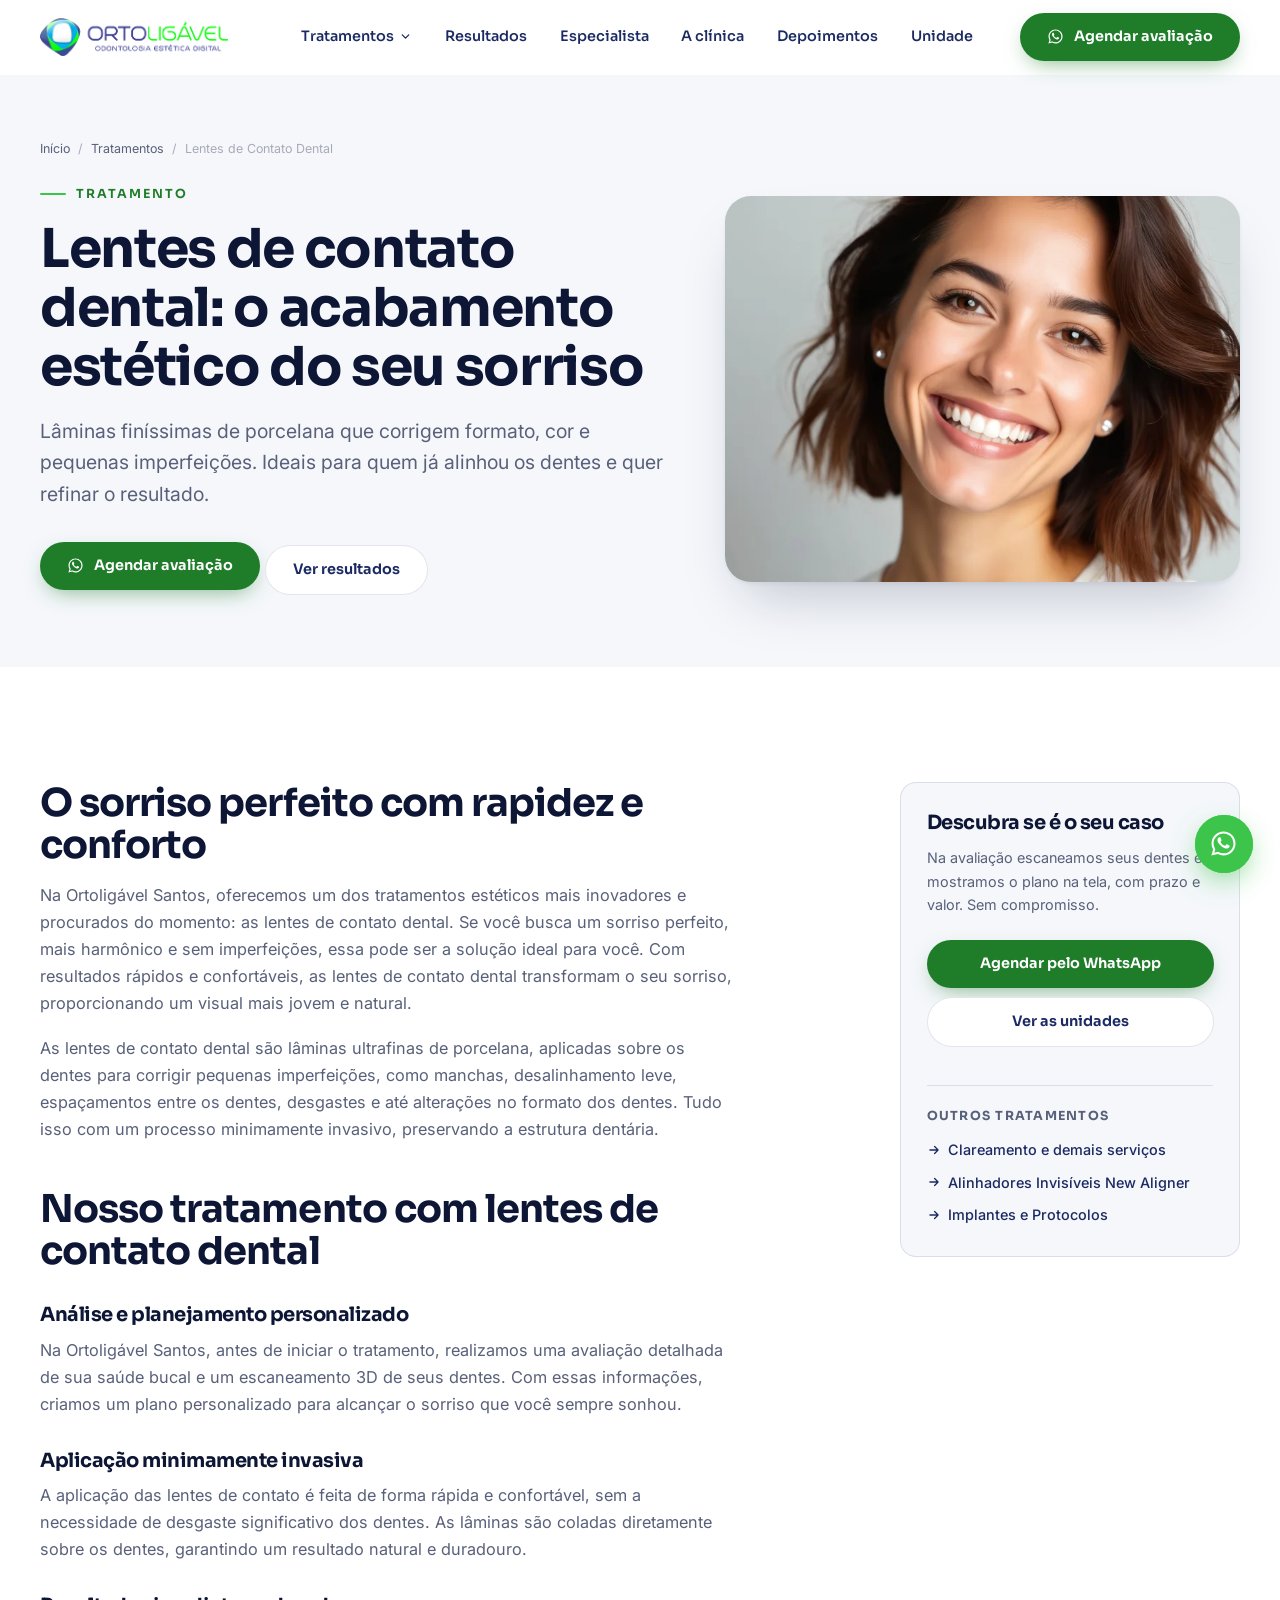
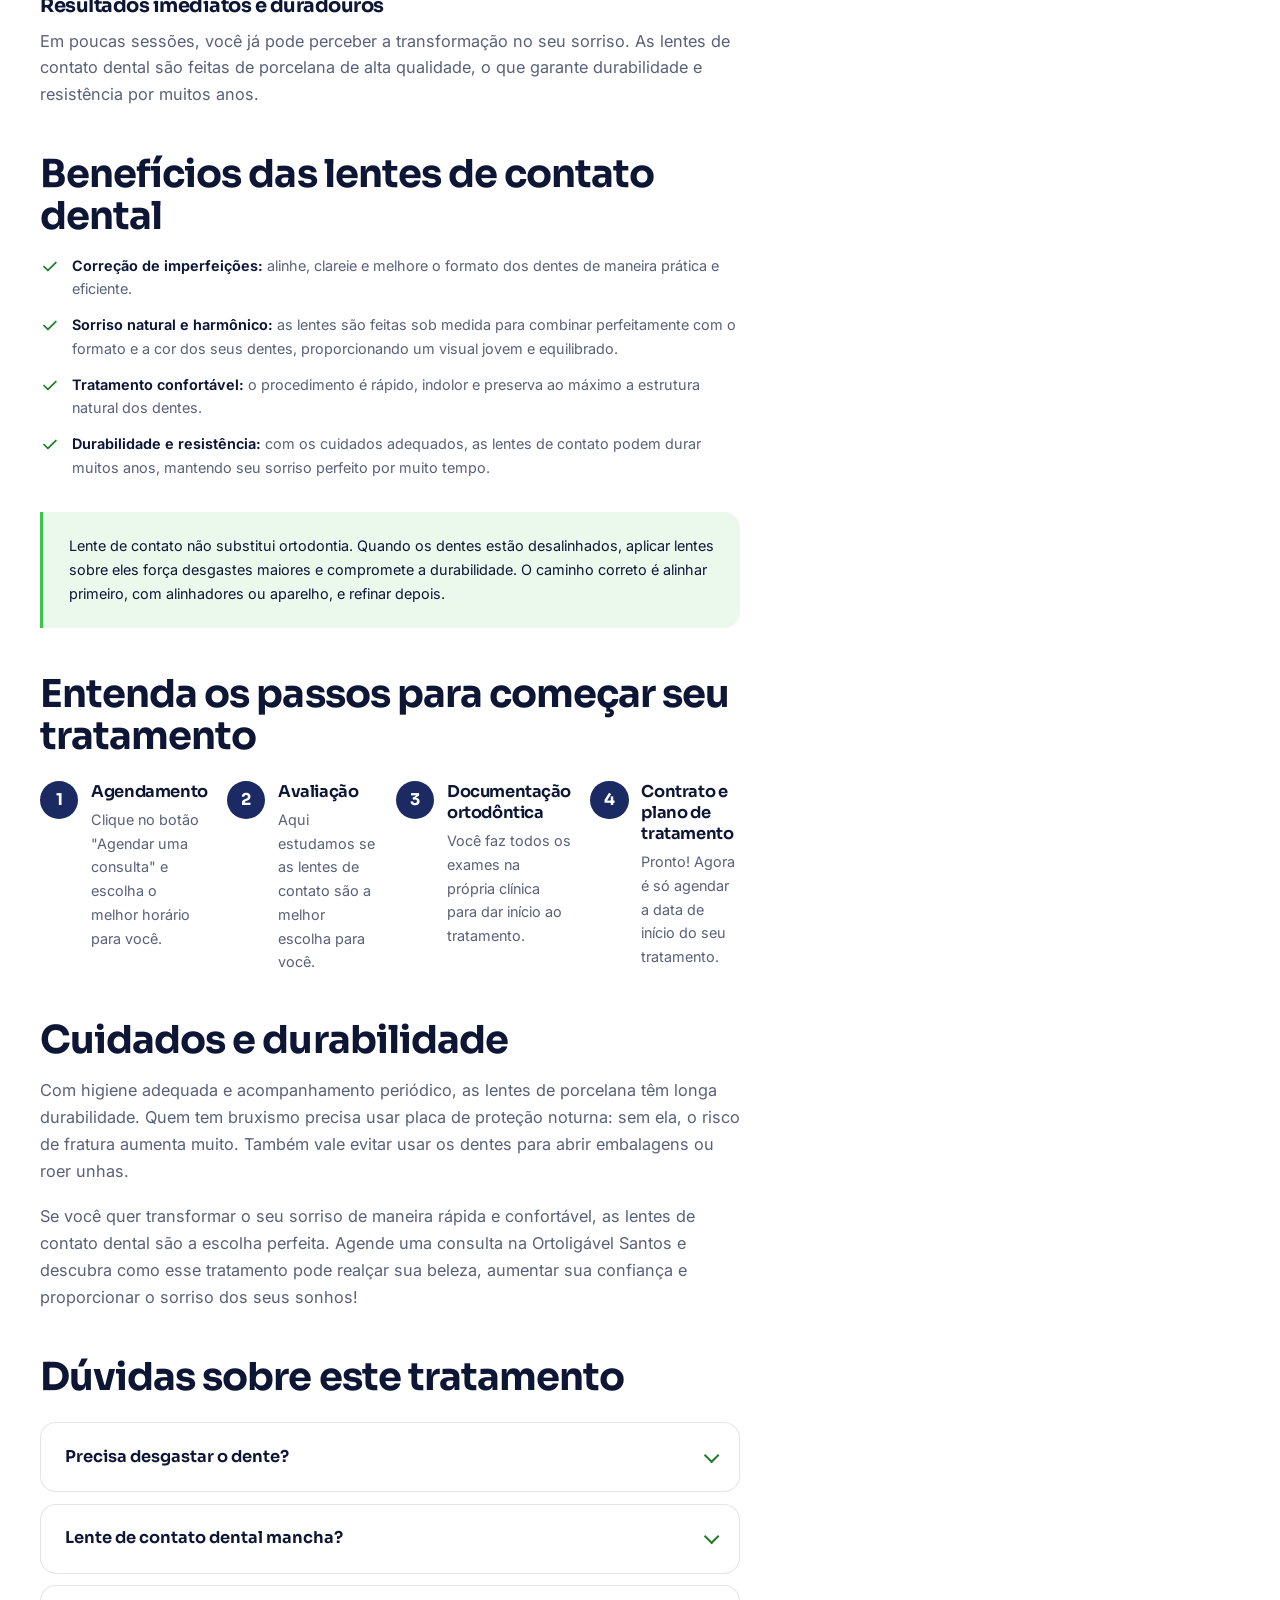
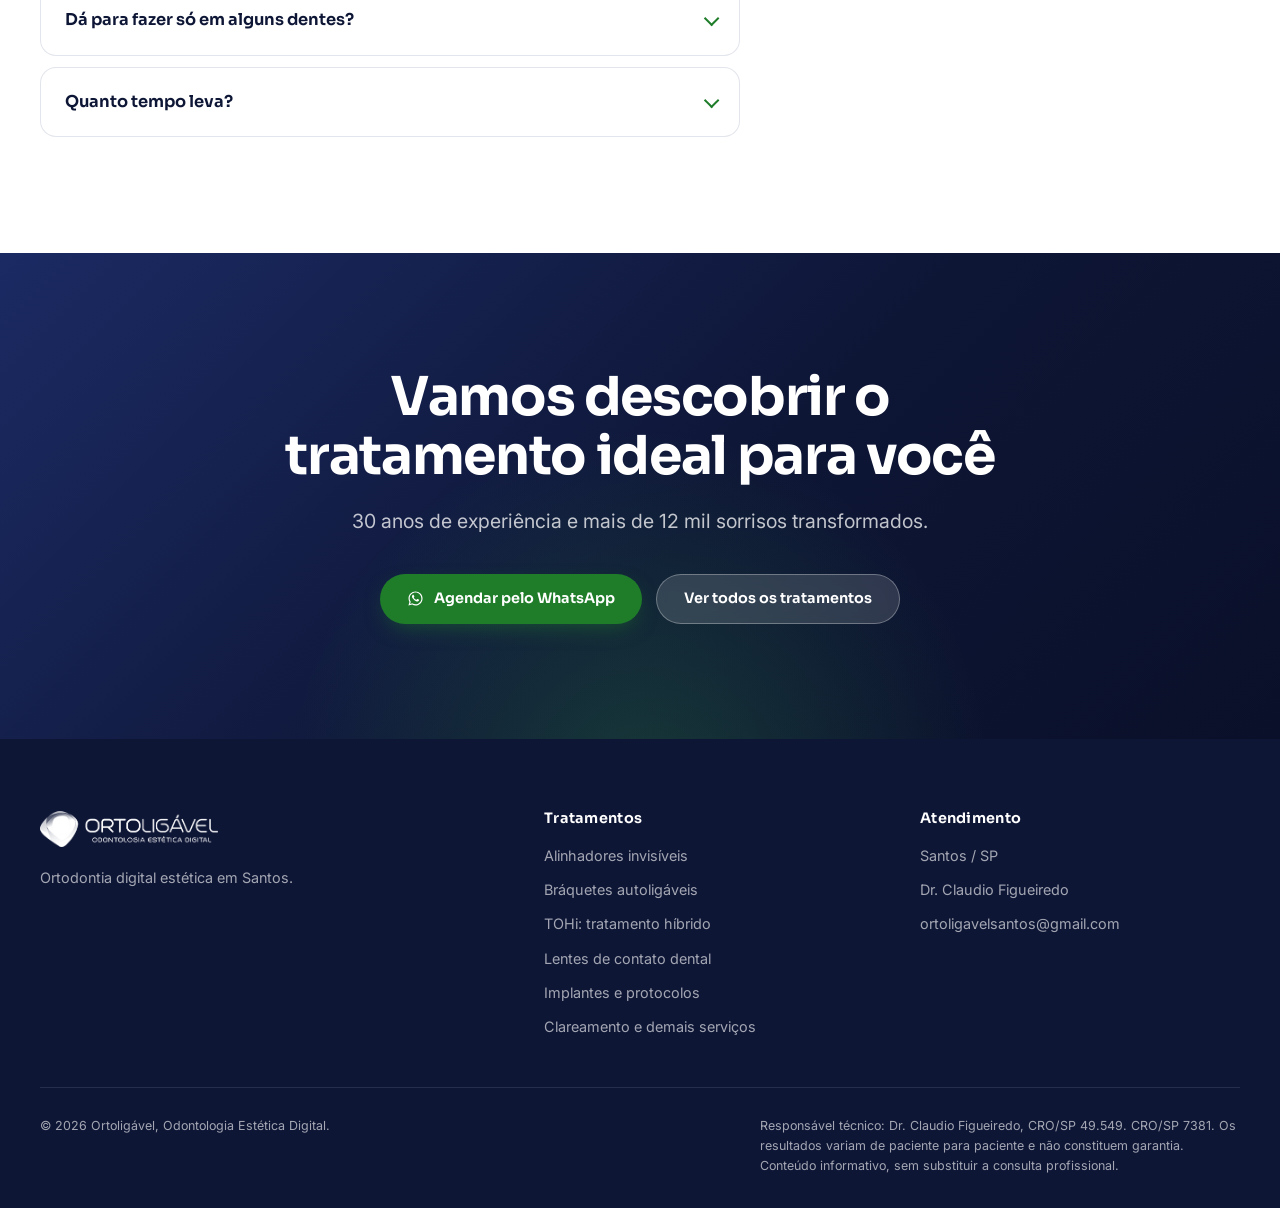
<file: tratamentos/lentes-de-contato-dental.html>
<!doctype html>
<html lang="pt-BR">
<head>
<!-- Google Tag Manager -->
<script>(function(w,d,s,l,i){w[l]=w[l]||[];w[l].push({'gtm.start':
new Date().getTime(),event:'gtm.js'});var f=d.getElementsByTagName(s)[0],
j=d.createElement(s),dl=l!='dataLayer'?'&l='+l:'';j.async=true;j.src=
'https://www.googletagmanager.com/gtm.js?id='+i+dl;f.parentNode.insertBefore(j,f);
})(window,document,'script','dataLayer','GTM-T77Z723Q');</script>
<!-- End Google Tag Manager -->
<meta charset="utf-8">
<meta name="viewport" content="width=device-width,initial-scale=1,viewport-fit=cover">

<title>Lentes de Contato Dental em Santos | Ortoligável</title>
<meta name="description" content="Lentes de contato dental em porcelana: corrigem formato, cor e pequenas imperfeições do sorriso. Planejamento digital com prévia do resultado. Santos/SP.">
<link rel="canonical" href="https://www.ortoligavel.com.br/tratamentos/lentes-de-contato-dental.html">
<meta name="robots" content="index,follow,max-image-preview:large">
<meta name="theme-color" content="#1B2A63">

<meta property="og:type" content="article">
<meta property="og:locale" content="pt_BR">
<meta property="og:site_name" content="Ortoligável">
<meta property="og:title" content="Lentes de Contato Dental em Santos | Ortoligável">
<meta property="og:description" content="Lentes de contato dental em porcelana: corrigem formato, cor e pequenas imperfeições do sorriso. Planejamento digital com prévia do resultado. Santos/SP.">
<meta property="og:url" content="https://www.ortoligavel.com.br/tratamentos/lentes-de-contato-dental.html">
<meta property="og:image" content="https://www.ortoligavel.com.br/assets/img/trat-lentes-hero.jpg">
<meta name="twitter:card" content="summary_large_image">

<link rel="icon" href="../assets/img/favicon.svg" type="image/svg+xml">
<link rel="preconnect" href="https://fonts.googleapis.com">
<link rel="preconnect" href="https://fonts.gstatic.com" crossorigin>
<link rel="stylesheet" href="https://fonts.googleapis.com/css2?family=Sora:wght@400;500;600;700;750&family=Inter:wght@400;500;600&display=swap" media="print" onload="this.media='all'">
<noscript><link rel="stylesheet" href="https://fonts.googleapis.com/css2?family=Sora:wght@400;500;600;700;750&family=Inter:wght@400;500;600&display=swap"></noscript>
<link rel="stylesheet" href="../assets/css/style.min.css?v=84f56520">

<script type="application/ld+json">
{
  "@context": "https://schema.org",
  "@graph": [
    {
      "@type": "MedicalWebPage",
      "@id": "https://www.ortoligavel.com.br/tratamentos/lentes-de-contato-dental.html",
      "url": "https://www.ortoligavel.com.br/tratamentos/lentes-de-contato-dental.html",
      "isPartOf": { "@id": "https://www.ortoligavel.com.br/#site" },
      "publisher": { "@id": "https://www.ortoligavel.com.br/#organizacao" },
      "name": "Lentes de Contato Dental em Santos | Ortoligável",
      "description": "Lentes de contato dental em porcelana: corrigem formato, cor e pequenas imperfeições do sorriso. Planejamento digital com prévia do resultado. Santos/SP.",
      "inLanguage": "pt-BR",
      "about": {
        "@type": "MedicalProcedure",
        "name": "Lentes de Contato Dental",
        "howPerformed": "Lâminas finíssimas de porcelana que corrigem formato, cor e pequenas imperfeições. Ideais para quem já alinhou os dentes e quer refinar o resultado.",
        "provider": { "@id": "https://www.ortoligavel.com.br/#organizacao" }
      },
      "breadcrumb": {
        "@type": "BreadcrumbList",
        "itemListElement": [
          {
            "@type": "ListItem",
            "position": 1,
            "name": "Início",
            "item": "https://www.ortoligavel.com.br/"
          },
          {
            "@type": "ListItem",
            "position": 2,
            "name": "Tratamentos",
            "item": "https://www.ortoligavel.com.br/#tratamentos"
          },
          {
            "@type": "ListItem",
            "position": 3,
            "name": "Lentes de Contato Dental"
          }
        ]
      }
    },
    {
      "@type": "FAQPage",
      "mainEntity": [
        {
          "@type": "Question",
          "name": "Precisa desgastar o dente?",
          "acceptedAnswer": {
            "@type": "Answer",
            "text": "Depende do caso. Em muitos, o desgaste é mínimo ou desnecessário, principalmente quando há espaço disponível no formato atual. Em dentes muito volumosos ou escurecidos, algum preparo é necessário, e explicamos exatamente quanto antes de começar."
          }
        },
        {
          "@type": "Question",
          "name": "Lente de contato dental mancha?",
          "acceptedAnswer": {
            "@type": "Answer",
            "text": "A porcelana é um material vitrificado e não absorve pigmento como a resina. O que pode manchar com o tempo é a linha de cimentação, se a higiene for insuficiente."
          }
        },
        {
          "@type": "Question",
          "name": "Dá para fazer só em alguns dentes?",
          "acceptedAnswer": {
            "@type": "Answer",
            "text": "Sim, e é comum. O desafio é a harmonização de cor com os dentes vizinhos, por isso o planejamento digital e a prévia são tão importantes."
          }
        },
        {
          "@type": "Question",
          "name": "Quanto tempo leva?",
          "acceptedAnswer": {
            "@type": "Answer",
            "text": "Em geral, de duas a quatro sessões, distribuídas ao longo de algumas semanas, dependendo do número de dentes e do laboratório."
          }
        }
      ]
    }
  ]
}
</script>
</head>
<body>
<!-- Google Tag Manager (noscript) -->
<noscript><iframe src="https://www.googletagmanager.com/ns.html?id=GTM-T77Z723Q"
height="0" width="0" style="display:none;visibility:hidden"></iframe></noscript>
<!-- End Google Tag Manager (noscript) -->

<a class="skip" href="#conteudo">Pular para o conteúdo</a>

<header class="hdr">
  <div class="wrap hdr__in">
    <a class="hdr__logo" href="../index.html" aria-label="Ortoligável, página inicial">
      <picture><source srcset="../assets/img/logo.webp" type="image/webp"><img src="../assets/img/logo.png" alt="Ortoligável Odontologia Estética Digital" width="395" height="80"></picture>
    </a>
    <nav class="nav" aria-label="Navegação principal">
      <div class="nav__drop">
        <a href="../index.html#tratamentos" aria-haspopup="true" aria-expanded="false">
          Tratamentos
          <svg width="13" height="13" viewBox="0 0 24 24" fill="none" stroke="currentColor" stroke-width="2.4" stroke-linecap="round" stroke-linejoin="round" aria-hidden="true"><path d="m6 9 6 6 6-6"/></svg>
        </a>
        <div class="nav__menu">
          <a href="alinhadores-invisiveis.html">Alinhadores invisíveis</a>
          <a href="braquetes-autoligaveis-esteticos.html">Bráquetes autoligáveis estéticos</a>
          <a href="tohi-tratamento-ortodontico-hibrido.html">TOHi: Tratamento Ortodôntico Híbrido</a>
          <a href="lentes-de-contato-dental.html">Lentes de contato dental</a>
          <a href="implantes-e-protocolos.html">Implantes e protocolos</a>
          <a href="clareamento-e-demais-servicos.html">Clareamento e saúde do sono</a>
        </div>
      </div>
      <a href="../index.html#resultados">Resultados</a>
      <a href="../index.html#especialista">Especialista</a>
      <a href="../index.html#estrutura">A clínica</a>
      <a href="../index.html#depoimentos">Depoimentos</a>
      <a href="../index.html#unidades">Unidade</a>
    </nav>
    <a class="btn btn--zap hdr__cta" href="../index.html#unidades" data-orto="zap-href"><svg width="17" height="17" viewBox="0 0 24 24" fill="currentColor" aria-hidden="true"><path d="M12.04 2C6.58 2 2.13 6.45 2.13 11.91c0 1.75.46 3.45 1.32 4.95L2 22l5.25-1.38a9.87 9.87 0 0 0 4.79 1.22h.01c5.46 0 9.9-4.45 9.9-9.91 0-2.65-1.03-5.14-2.9-7.01A9.82 9.82 0 0 0 12.04 2m0 1.67c2.2 0 4.27.86 5.83 2.42a8.2 8.2 0 0 1 2.41 5.83c0 4.54-3.7 8.24-8.25 8.24a8.2 8.2 0 0 1-4.19-1.15l-.3-.18-3.12.82.83-3.04-.2-.31a8.2 8.2 0 0 1-1.26-4.39c0-4.54 3.7-8.24 8.25-8.24m4.52 9.85c-.25-.12-1.47-.72-1.69-.81-.23-.08-.39-.12-.56.13-.16.24-.64.8-.78.97-.15.16-.29.18-.54.06-.25-.13-1.05-.39-1.99-1.23-.74-.66-1.23-1.47-1.38-1.72-.14-.25-.01-.38.11-.5.11-.11.25-.29.37-.44.13-.14.17-.25.25-.41.08-.17.04-.31-.02-.43-.06-.13-.56-1.34-.76-1.84-.2-.48-.41-.42-.56-.43h-.48c-.17 0-.43.06-.66.31-.22.25-.86.85-.86 2.07 0 1.22.89 2.4 1.01 2.56.12.17 1.75 2.67 4.23 3.74.59.26 1.05.41 1.41.52.59.19 1.13.16 1.56.1.47-.07 1.47-.6 1.67-1.18.21-.58.21-1.07.15-1.18-.06-.1-.22-.16-.47-.28"/></svg> Agendar avaliação</a>
    <button class="burger" aria-label="Abrir menu" aria-expanded="false" aria-controls="menu">
      <svg width="24" height="24" viewBox="0 0 24 24" fill="none" stroke="currentColor" stroke-width="2" stroke-linecap="round" aria-hidden="true"><path d="M3 6h18M3 12h18M3 18h18"/></svg>
    </button>
  </div>
</header>

<div class="menu" id="menu">
  <div class="menu__top">
    <picture><source srcset="../assets/img/logo.webp" type="image/webp"><img src="../assets/img/logo.png" alt="" width="395" height="80"></picture>
    <button class="menu__close" aria-label="Fechar menu">
      <svg width="24" height="24" viewBox="0 0 24 24" fill="none" stroke="currentColor" stroke-width="2" stroke-linecap="round" aria-hidden="true"><path d="M18 6 6 18M6 6l12 12"/></svg>
    </button>
  </div>
  <a href="../index.html#tratamentos">Tratamentos</a>
  <a href="../index.html#resultados">Resultados</a>
  <a href="../index.html#especialista">Especialista</a>
  <a href="../index.html#estrutura">A clínica</a>
  <a href="../index.html#depoimentos">Depoimentos</a>
  <a href="../index.html#unidades">Unidade</a>
  <a class="btn btn--zap" href="../index.html#unidades" data-orto="zap-href">Agendar avaliação</a>
</div>

<main id="conteudo">

<section class="pg-hero">
  <div class="wrap">
    <nav class="crumbs" aria-label="Você está aqui">
      <a href="../index.html">Início</a><span>/</span>
      <a href="../index.html#tratamentos">Tratamentos</a><span>/</span>
      <span aria-current="page">Lentes de Contato Dental</span>
    </nav>
    <div class="pg-hero__grid">
      <div>
        <p class="eyebrow">Tratamento</p>
        <h1>Lentes de contato dental: o acabamento estético do seu sorriso</h1>
        <p class="lead">Lâminas finíssimas de porcelana que corrigem formato, cor e pequenas imperfeições. Ideais para quem já alinhou os dentes e quer refinar o resultado.</p>
        <div class="hero__acoes" style="margin-top:2rem;margin-bottom:0">
          <a class="btn btn--zap" href="../index.html#unidades" data-orto="zap-href"><svg width="17" height="17" viewBox="0 0 24 24" fill="currentColor" aria-hidden="true"><path d="M12.04 2C6.58 2 2.13 6.45 2.13 11.91c0 1.75.46 3.45 1.32 4.95L2 22l5.25-1.38a9.87 9.87 0 0 0 4.79 1.22h.01c5.46 0 9.9-4.45 9.9-9.91 0-2.65-1.03-5.14-2.9-7.01A9.82 9.82 0 0 0 12.04 2m0 1.67c2.2 0 4.27.86 5.83 2.42a8.2 8.2 0 0 1 2.41 5.83c0 4.54-3.7 8.24-8.25 8.24a8.2 8.2 0 0 1-4.19-1.15l-.3-.18-3.12.82.83-3.04-.2-.31a8.2 8.2 0 0 1-1.26-4.39c0-4.54 3.7-8.24 8.25-8.24m4.52 9.85c-.25-.12-1.47-.72-1.69-.81-.23-.08-.39-.12-.56.13-.16.24-.64.8-.78.97-.15.16-.29.18-.54.06-.25-.13-1.05-.39-1.99-1.23-.74-.66-1.23-1.47-1.38-1.72-.14-.25-.01-.38.11-.5.11-.11.25-.29.37-.44.13-.14.17-.25.25-.41.08-.17.04-.31-.02-.43-.06-.13-.56-1.34-.76-1.84-.2-.48-.41-.42-.56-.43h-.48c-.17 0-.43.06-.66.31-.22.25-.86.85-.86 2.07 0 1.22.89 2.4 1.01 2.56.12.17 1.75 2.67 4.23 3.74.59.26 1.05.41 1.41.52.59.19 1.13.16 1.56.1.47-.07 1.47-.6 1.67-1.18.21-.58.21-1.07.15-1.18-.06-.1-.22-.16-.47-.28"/></svg> Agendar avaliação</a>
          <a class="btn btn--ghost" href="../index.html#resultados">Ver resultados</a>
        </div>
      </div>
      <picture>
        <source srcset="../assets/img/trat-lentes-hero.webp" type="image/webp">
        <img src="../assets/img/trat-lentes-hero.jpg" alt="Sorriso com lentes de contato dental em porcelana" width="800" height="542" fetchpriority="high" decoding="async">
      </picture>
    </div>
  </div>
</section>

<section class="sec">
  <div class="wrap pg-grid">
    <article class="prosa">
      <h2>O sorriso perfeito com rapidez e conforto</h2>
      <p>Na Ortoligável Santos, oferecemos um dos tratamentos estéticos mais inovadores e procurados do momento: as lentes de contato dental. Se você busca um sorriso perfeito, mais harmônico e sem imperfeições, essa pode ser a solução ideal para você. Com resultados rápidos e confortáveis, as lentes de contato dental transformam o seu sorriso, proporcionando um visual mais jovem e natural.</p>
      <p>As lentes de contato dental são lâminas ultrafinas de porcelana, aplicadas sobre os dentes para corrigir pequenas imperfeições, como manchas, desalinhamento leve, espaçamentos entre os dentes, desgastes e até alterações no formato dos dentes. Tudo isso com um processo minimamente invasivo, preservando a estrutura dentária.</p>

      <h2>Nosso tratamento com lentes de contato dental</h2>
      <h3>Análise e planejamento personalizado</h3>
      <p>Na Ortoligável Santos, antes de iniciar o tratamento, realizamos uma avaliação detalhada de sua saúde bucal e um escaneamento 3D de seus dentes. Com essas informações, criamos um plano personalizado para alcançar o sorriso que você sempre sonhou.</p>
      <h3>Aplicação minimamente invasiva</h3>
      <p>A aplicação das lentes de contato é feita de forma rápida e confortável, sem a necessidade de desgaste significativo dos dentes. As lâminas são coladas diretamente sobre os dentes, garantindo um resultado natural e duradouro.</p>
      <h3>Resultados imediatos e duradouros</h3>
      <p>Em poucas sessões, você já pode perceber a transformação no seu sorriso. As lentes de contato dental são feitas de porcelana de alta qualidade, o que garante durabilidade e resistência por muitos anos.</p>

      <h2>Benefícios das lentes de contato dental</h2>
      <ul>
        <li><svg width="19" height="19" viewBox="0 0 24 24" fill="none" stroke="currentColor" stroke-width="2.2" stroke-linecap="round" stroke-linejoin="round" aria-hidden="true"><path d="m5 12 5 5L20 7"/></svg><span><strong>Correção de imperfeições:</strong> alinhe, clareie e melhore o formato dos dentes de maneira prática e eficiente.</span></li>
        <li><svg width="19" height="19" viewBox="0 0 24 24" fill="none" stroke="currentColor" stroke-width="2.2" stroke-linecap="round" stroke-linejoin="round" aria-hidden="true"><path d="m5 12 5 5L20 7"/></svg><span><strong>Sorriso natural e harmônico:</strong> as lentes são feitas sob medida para combinar perfeitamente com o formato e a cor dos seus dentes, proporcionando um visual jovem e equilibrado.</span></li>
        <li><svg width="19" height="19" viewBox="0 0 24 24" fill="none" stroke="currentColor" stroke-width="2.2" stroke-linecap="round" stroke-linejoin="round" aria-hidden="true"><path d="m5 12 5 5L20 7"/></svg><span><strong>Tratamento confortável:</strong> o procedimento é rápido, indolor e preserva ao máximo a estrutura natural dos dentes.</span></li>
        <li><svg width="19" height="19" viewBox="0 0 24 24" fill="none" stroke="currentColor" stroke-width="2.2" stroke-linecap="round" stroke-linejoin="round" aria-hidden="true"><path d="m5 12 5 5L20 7"/></svg><span><strong>Durabilidade e resistência:</strong> com os cuidados adequados, as lentes de contato podem durar muitos anos, mantendo seu sorriso perfeito por muito tempo.</span></li>
      </ul>

      <div class="destaque"><p>Lente de contato não substitui ortodontia. Quando os dentes estão desalinhados, aplicar lentes sobre eles força desgastes maiores e compromete a durabilidade. O caminho correto é alinhar primeiro, com alinhadores ou aparelho, e refinar depois.</p></div>

      <h2>Entenda os passos para começar seu tratamento</h2>
      <div class="passos">
        <div class="passo">
          <span class="passo__num">1</span>
          <h4>Agendamento</h4>
          <p>Clique no botão "Agendar uma consulta" e escolha o melhor horário para você.</p>
        </div>
        <div class="passo">
          <span class="passo__num">2</span>
          <h4>Avaliação</h4>
          <p>Aqui estudamos se as lentes de contato são a melhor escolha para você.</p>
        </div>
        <div class="passo">
          <span class="passo__num">3</span>
          <h4>Documentação ortodôntica</h4>
          <p>Você faz todos os exames na própria clínica para dar início ao tratamento.</p>
        </div>
        <div class="passo">
          <span class="passo__num">4</span>
          <h4>Contrato e plano de tratamento</h4>
          <p>Pronto! Agora é só agendar a data de início do seu tratamento.</p>
        </div>
      </div>

      <h2>Cuidados e durabilidade</h2>
      <p>Com higiene adequada e acompanhamento periódico, as lentes de porcelana têm longa durabilidade. Quem tem bruxismo precisa usar placa de proteção noturna: sem ela, o risco de fratura aumenta muito. Também vale evitar usar os dentes para abrir embalagens ou roer unhas.</p>

      <p>Se você quer transformar o seu sorriso de maneira rápida e confortável, as lentes de contato dental são a escolha perfeita. Agende uma consulta na Ortoligável Santos e descubra como esse tratamento pode realçar sua beleza, aumentar sua confiança e proporcionar o sorriso dos seus sonhos!</p>

      <h2>Dúvidas sobre este tratamento</h2>
      <div class="faq" style="margin-top:1.5rem">
        <details>
          <summary>Precisa desgastar o dente?</summary>
          <div class="faq__corpo">Depende do caso. Em muitos, o desgaste é mínimo ou desnecessário, principalmente quando há espaço disponível no formato atual. Em dentes muito volumosos ou escurecidos, algum preparo é necessário, e explicamos exatamente quanto antes de começar.</div>
        </details>
        <details>
          <summary>Lente de contato dental mancha?</summary>
          <div class="faq__corpo">A porcelana é um material vitrificado e não absorve pigmento como a resina. O que pode manchar com o tempo é a linha de cimentação, se a higiene for insuficiente.</div>
        </details>
        <details>
          <summary>Dá para fazer só em alguns dentes?</summary>
          <div class="faq__corpo">Sim, e é comum. O desafio é a harmonização de cor com os dentes vizinhos, por isso o planejamento digital e a prévia são tão importantes.</div>
        </details>
        <details>
          <summary>Quanto tempo leva?</summary>
          <div class="faq__corpo">Em geral, de duas a quatro sessões, distribuídas ao longo de algumas semanas, dependendo do número de dentes e do laboratório.</div>
        </details>
      </div>
    </article>

    <aside class="lateral">
      <h3>Descubra se é o seu caso</h3>
      <p>Na avaliação escaneamos seus dentes e mostramos o plano na tela, com prazo e valor. Sem compromisso.</p>
      <a class="btn btn--zap" href="../index.html#unidades" data-orto="zap-href">Agendar pelo WhatsApp</a>
      <a class="btn btn--ghost" href="../index.html#unidades">Ver as unidades</a>

      <div class="lateral__outros">
        <h4>Outros tratamentos</h4>
        <ul>
            <li><a href="clareamento-e-demais-servicos.html"><svg width="14" height="14" viewBox="0 0 24 24" fill="none" stroke="currentColor" stroke-width="2.2" stroke-linecap="round" stroke-linejoin="round" aria-hidden="true"><path d="M5 12h14M13 6l6 6-6 6"/></svg>Clareamento e demais serviços</a></li>
            <li><a href="alinhadores-invisiveis.html"><svg width="14" height="14" viewBox="0 0 24 24" fill="none" stroke="currentColor" stroke-width="2.2" stroke-linecap="round" stroke-linejoin="round" aria-hidden="true"><path d="M5 12h14M13 6l6 6-6 6"/></svg>Alinhadores Invisíveis New Aligner</a></li>
            <li><a href="implantes-e-protocolos.html"><svg width="14" height="14" viewBox="0 0 24 24" fill="none" stroke="currentColor" stroke-width="2.2" stroke-linecap="round" stroke-linejoin="round" aria-hidden="true"><path d="M5 12h14M13 6l6 6-6 6"/></svg>Implantes e Protocolos</a></li>
        </ul>
      </div>
    </aside>
  </div>
</section>

<section class="sec cta">
  <div class="wrap cta__in">
    <h2>Vamos descobrir o tratamento ideal para você</h2>
    <p>30 anos de experiência e mais de 12 mil sorrisos transformados.</p>
    <div class="cta__acoes">
      <a class="btn btn--zap" href="../index.html#unidades" data-orto="zap-href"><svg width="17" height="17" viewBox="0 0 24 24" fill="currentColor" aria-hidden="true"><path d="M12.04 2C6.58 2 2.13 6.45 2.13 11.91c0 1.75.46 3.45 1.32 4.95L2 22l5.25-1.38a9.87 9.87 0 0 0 4.79 1.22h.01c5.46 0 9.9-4.45 9.9-9.91 0-2.65-1.03-5.14-2.9-7.01A9.82 9.82 0 0 0 12.04 2m0 1.67c2.2 0 4.27.86 5.83 2.42a8.2 8.2 0 0 1 2.41 5.83c0 4.54-3.7 8.24-8.25 8.24a8.2 8.2 0 0 1-4.19-1.15l-.3-.18-3.12.82.83-3.04-.2-.31a8.2 8.2 0 0 1-1.26-4.39c0-4.54 3.7-8.24 8.25-8.24m4.52 9.85c-.25-.12-1.47-.72-1.69-.81-.23-.08-.39-.12-.56.13-.16.24-.64.8-.78.97-.15.16-.29.18-.54.06-.25-.13-1.05-.39-1.99-1.23-.74-.66-1.23-1.47-1.38-1.72-.14-.25-.01-.38.11-.5.11-.11.25-.29.37-.44.13-.14.17-.25.25-.41.08-.17.04-.31-.02-.43-.06-.13-.56-1.34-.76-1.84-.2-.48-.41-.42-.56-.43h-.48c-.17 0-.43.06-.66.31-.22.25-.86.85-.86 2.07 0 1.22.89 2.4 1.01 2.56.12.17 1.75 2.67 4.23 3.74.59.26 1.05.41 1.41.52.59.19 1.13.16 1.56.1.47-.07 1.47-.6 1.67-1.18.21-.58.21-1.07.15-1.18-.06-.1-.22-.16-.47-.28"/></svg> Agendar pelo WhatsApp</a>
      <a class="btn btn--light" href="../index.html#tratamentos">Ver todos os tratamentos</a>
    </div>
  </div>
</section>

</main>

<footer class="ft">
  <div class="wrap">
    <div class="ft__grid">
      <div>
        <picture><source srcset="../assets/img/logo.webp" type="image/webp"><img class="ft__logo" src="../assets/img/logo.png" alt="Ortoligável" width="395" height="80" loading="lazy"></picture>
        <p>Ortodontia digital estética em Santos.</p>
      </div>
      <div>
        <h4>Tratamentos</h4>
        <ul>
          <li><a href="alinhadores-invisiveis.html">Alinhadores invisíveis</a></li>
          <li><a href="braquetes-autoligaveis-esteticos.html">Bráquetes autoligáveis</a></li>
          <li><a href="tohi-tratamento-ortodontico-hibrido.html">TOHi: tratamento híbrido</a></li>
          <li><a href="lentes-de-contato-dental.html">Lentes de contato dental</a></li>
          <li><a href="implantes-e-protocolos.html">Implantes e protocolos</a></li>
          <li><a href="clareamento-e-demais-servicos.html">Clareamento e demais serviços</a></li>
        </ul>
      </div>
      <div>
        <h4>Atendimento</h4>
        <ul>
          <li><a href="../index.html#unidades">Santos / SP</a></li>
          <li><a href="../index.html#especialista">Dr. Claudio Figueiredo</a></li>
          <li><a data-orto="email-href" href="#"><span data-orto="email">E-mail</span></a></li>
        </ul>
      </div>
    </div>
    <div class="ft__base">
      <p>© <span id="ano">2026</span> Ortoligável, Odontologia Estética Digital.</p>
      <p class="ft__legal">
        Responsável técnico: <span data-orto="responsavelTecnico">a definir</span>.
        <span data-orto="cro">CRO</span>.
        Os resultados variam de paciente para paciente e não constituem garantia.
        Conteúdo informativo, sem substituir a consulta profissional.
      </p>
    </div>
  </div>
</footer>

<a class="zap" href="../index.html#unidades" data-orto="zap-href" aria-label="Falar com a Ortoligável pelo WhatsApp">
  <svg width="29" height="29" viewBox="0 0 24 24" fill="currentColor" aria-hidden="true"><path d="M12.04 2C6.58 2 2.13 6.45 2.13 11.91c0 1.75.46 3.45 1.32 4.95L2 22l5.25-1.38a9.87 9.87 0 0 0 4.79 1.22h.01c5.46 0 9.9-4.45 9.9-9.91 0-2.65-1.03-5.14-2.9-7.01A9.82 9.82 0 0 0 12.04 2m0 1.67c2.2 0 4.27.86 5.83 2.42a8.2 8.2 0 0 1 2.41 5.83c0 4.54-3.7 8.24-8.25 8.24a8.2 8.2 0 0 1-4.19-1.15l-.3-.18-3.12.82.83-3.04-.2-.31a8.2 8.2 0 0 1-1.26-4.39c0-4.54 3.7-8.24 8.25-8.24m4.52 9.85c-.25-.12-1.47-.72-1.69-.81-.23-.08-.39-.12-.56.13-.16.24-.64.8-.78.97-.15.16-.29.18-.54.06-.25-.13-1.05-.39-1.99-1.23-.74-.66-1.23-1.47-1.38-1.72-.14-.25-.01-.38.11-.5.11-.11.25-.29.37-.44.13-.14.17-.25.25-.41.08-.17.04-.31-.02-.43-.06-.13-.56-1.34-.76-1.84-.2-.48-.41-.42-.56-.43h-.48c-.17 0-.43.06-.66.31-.22.25-.86.85-.86 2.07 0 1.22.89 2.4 1.01 2.56.12.17 1.75 2.67 4.23 3.74.59.26 1.05.41 1.41.52.59.19 1.13.16 1.56.1.47-.07 1.47-.6 1.67-1.18.21-.58.21-1.07.15-1.18-.06-.1-.22-.16-.47-.28"/></svg>
</a>

<script src="../assets/js/config.js?v=1c9a0a19"></script>
<script src="../assets/js/main.js?v=628312ae" defer></script>
</body>
</html>
</file>
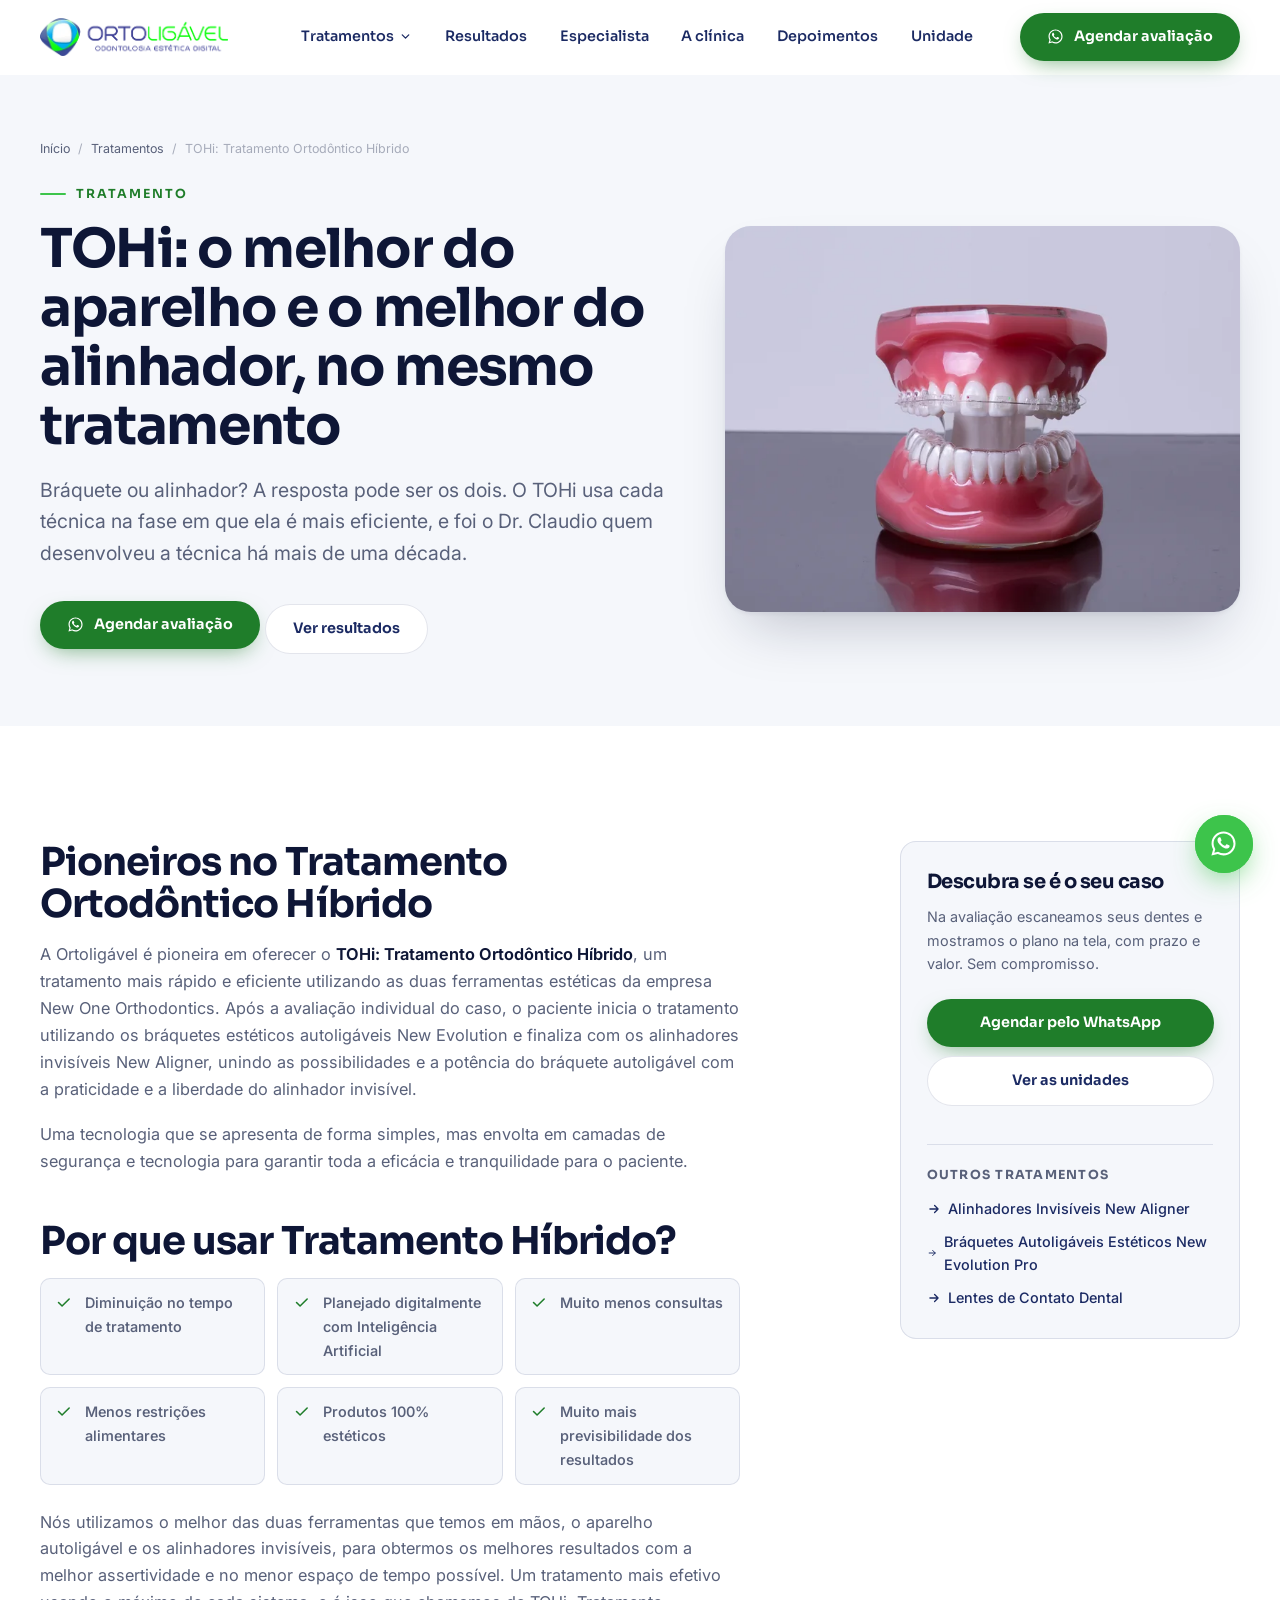
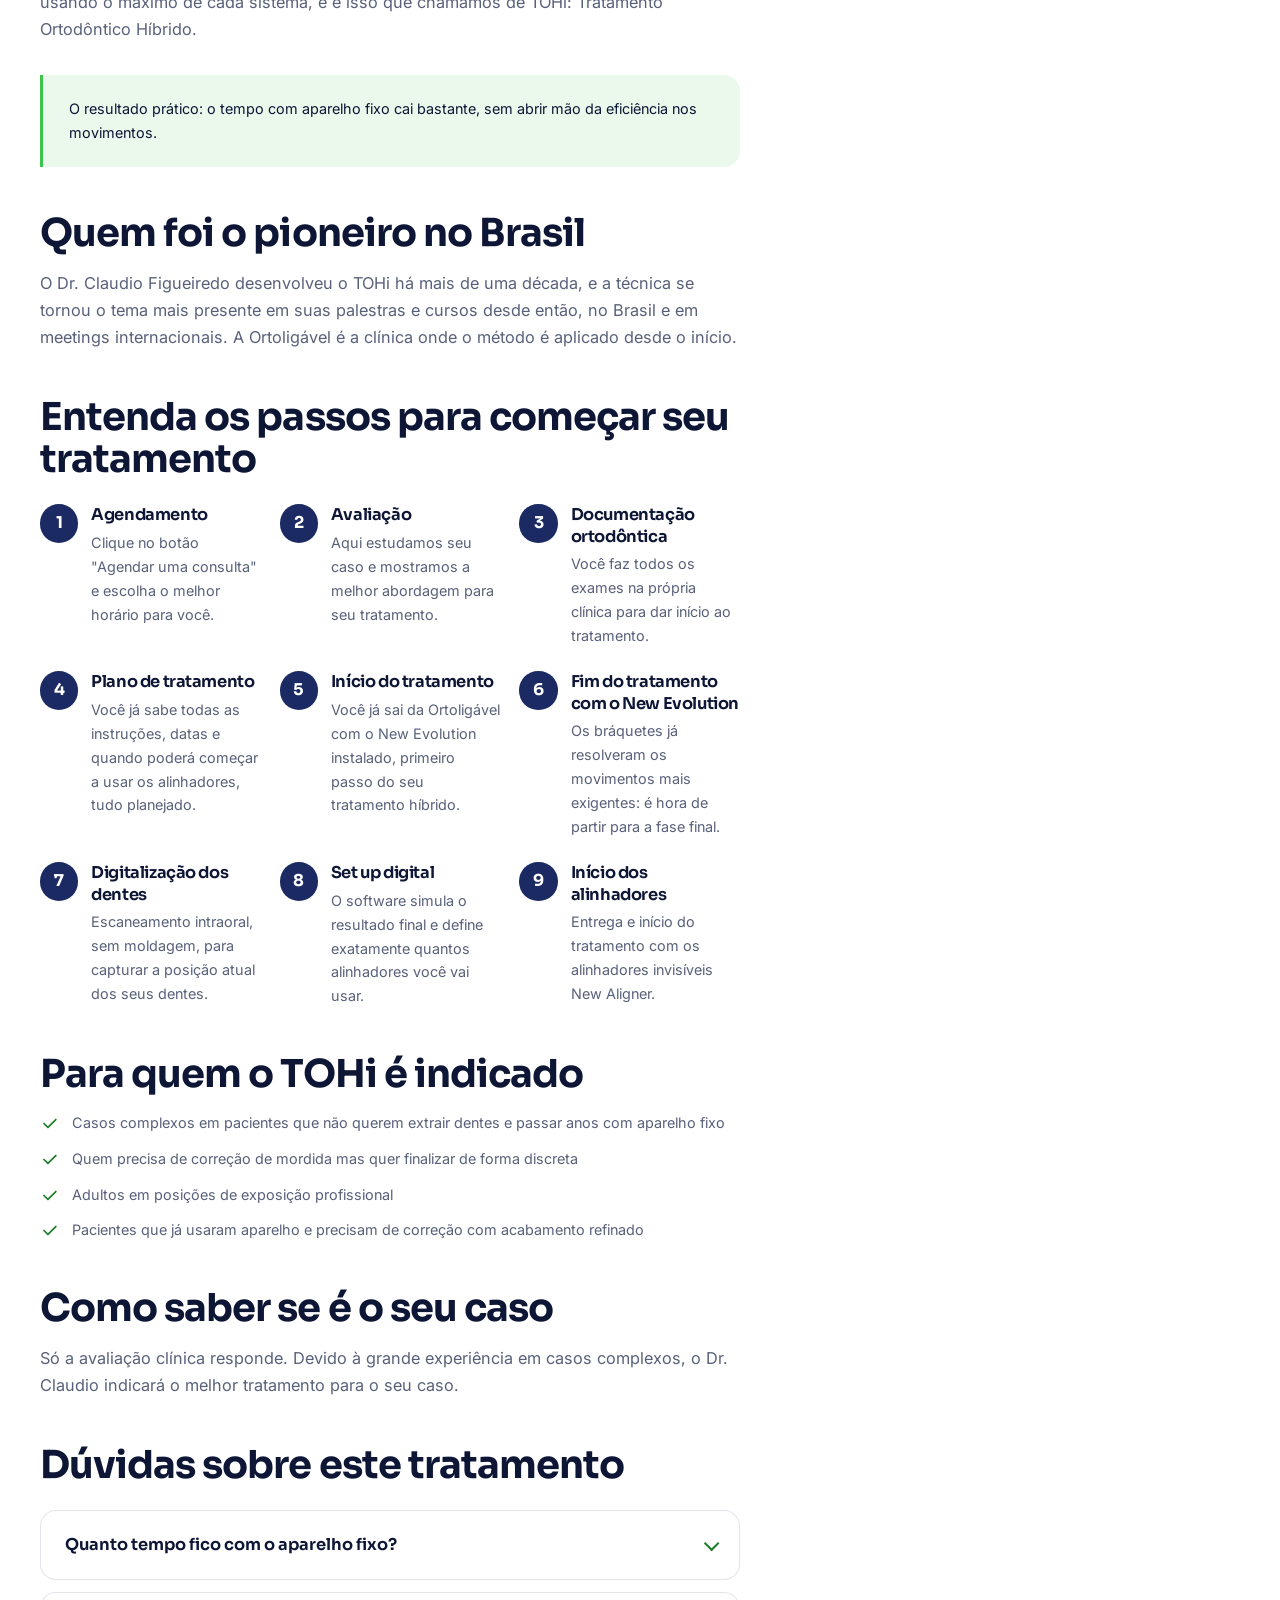
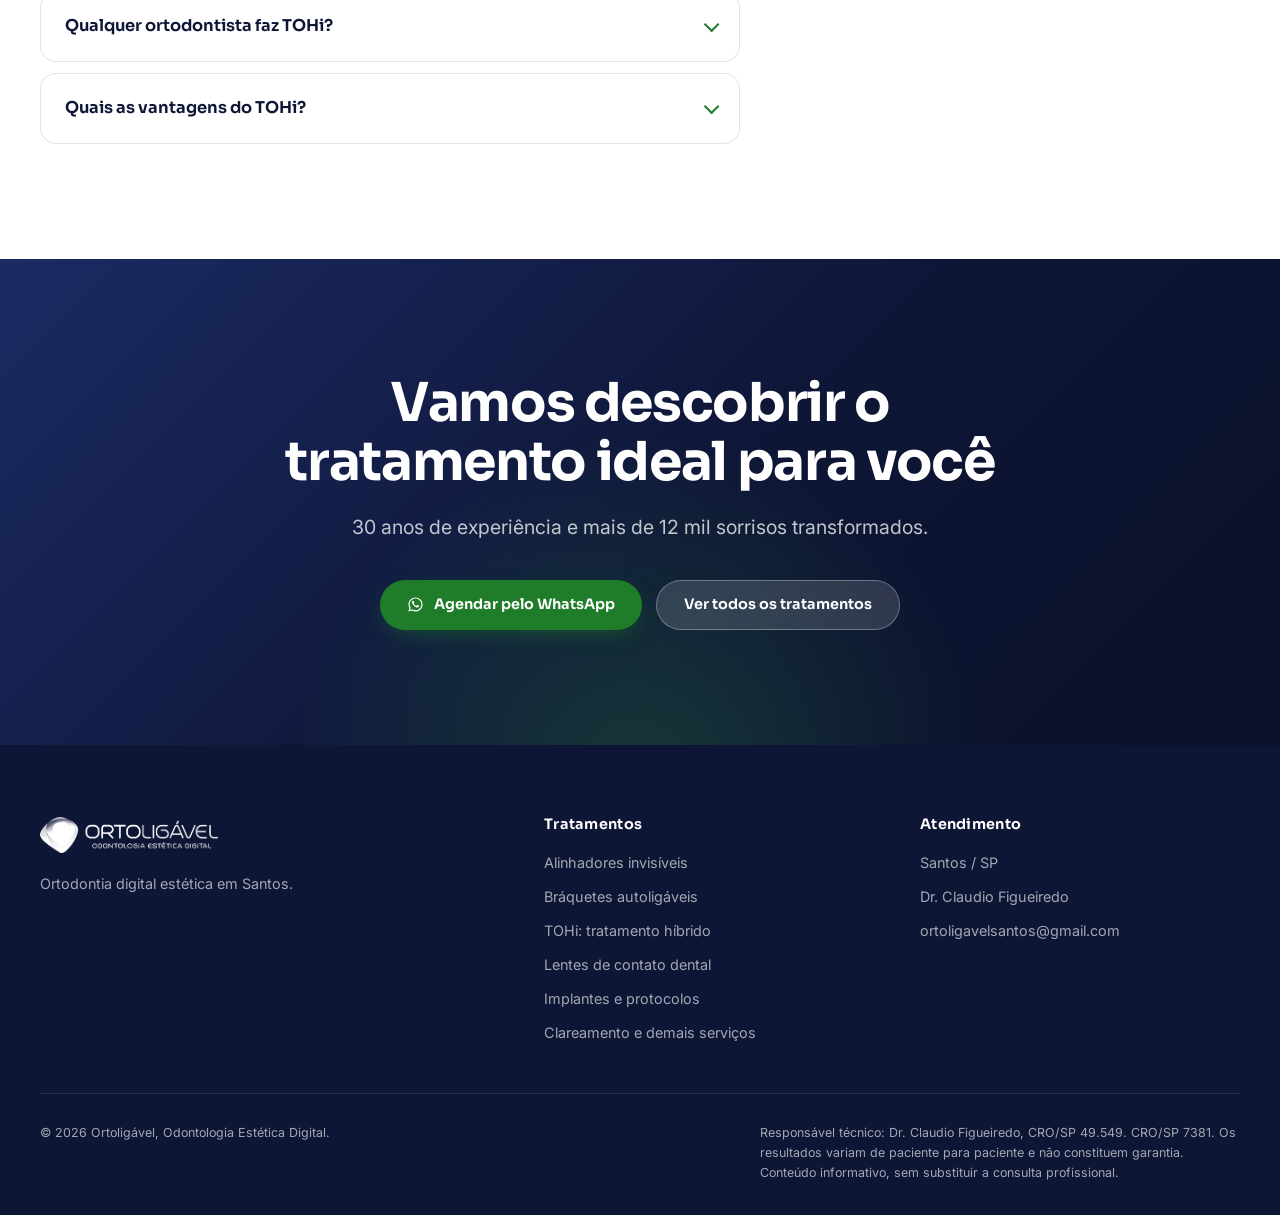
<file: tratamentos/tohi-tratamento-ortodontico-hibrido.html>
<!doctype html>
<html lang="pt-BR">
<head>
<!-- Google Tag Manager -->
<script>(function(w,d,s,l,i){w[l]=w[l]||[];w[l].push({'gtm.start':
new Date().getTime(),event:'gtm.js'});var f=d.getElementsByTagName(s)[0],
j=d.createElement(s),dl=l!='dataLayer'?'&l='+l:'';j.async=true;j.src=
'https://www.googletagmanager.com/gtm.js?id='+i+dl;f.parentNode.insertBefore(j,f);
})(window,document,'script','dataLayer','GTM-T77Z723Q');</script>
<!-- End Google Tag Manager -->
<meta charset="utf-8">
<meta name="viewport" content="width=device-width,initial-scale=1,viewport-fit=cover">

<title>TOHi: Tratamento Ortodôntico Híbrido em Santos | Ortoligável</title>
<meta name="description" content="TOHi combina bráquetes autoligáveis estéticos e alinhadores invisíveis no mesmo tratamento. Técnica desenvolvida pelo Dr. Claudio Figueiredo há mais de uma década.">
<link rel="canonical" href="https://www.ortoligavel.com.br/tratamentos/tohi-tratamento-ortodontico-hibrido.html">
<meta name="robots" content="index,follow,max-image-preview:large">
<meta name="theme-color" content="#1B2A63">

<meta property="og:type" content="article">
<meta property="og:locale" content="pt_BR">
<meta property="og:site_name" content="Ortoligável">
<meta property="og:title" content="TOHi: Tratamento Ortodôntico Híbrido em Santos | Ortoligável">
<meta property="og:description" content="TOHi combina bráquetes autoligáveis estéticos e alinhadores invisíveis no mesmo tratamento. Técnica desenvolvida pelo Dr. Claudio Figueiredo há mais de uma década.">
<meta property="og:url" content="https://www.ortoligavel.com.br/tratamentos/tohi-tratamento-ortodontico-hibrido.html">
<meta property="og:image" content="https://www.ortoligavel.com.br/assets/img/trat-tohi-hero.jpg">
<meta name="twitter:card" content="summary_large_image">

<link rel="icon" href="../assets/img/favicon.svg" type="image/svg+xml">
<link rel="preconnect" href="https://fonts.googleapis.com">
<link rel="preconnect" href="https://fonts.gstatic.com" crossorigin>
<link rel="stylesheet" href="https://fonts.googleapis.com/css2?family=Sora:wght@400;500;600;700;750&family=Inter:wght@400;500;600&display=swap" media="print" onload="this.media='all'">
<noscript><link rel="stylesheet" href="https://fonts.googleapis.com/css2?family=Sora:wght@400;500;600;700;750&family=Inter:wght@400;500;600&display=swap"></noscript>
<link rel="stylesheet" href="../assets/css/style.min.css?v=84f56520">

<script type="application/ld+json">
{
  "@context": "https://schema.org",
  "@graph": [
    {
      "@type": "MedicalWebPage",
      "@id": "https://www.ortoligavel.com.br/tratamentos/tohi-tratamento-ortodontico-hibrido.html",
      "url": "https://www.ortoligavel.com.br/tratamentos/tohi-tratamento-ortodontico-hibrido.html",
      "isPartOf": { "@id": "https://www.ortoligavel.com.br/#site" },
      "publisher": { "@id": "https://www.ortoligavel.com.br/#organizacao" },
      "name": "TOHi: Tratamento Ortodôntico Híbrido em Santos | Ortoligável",
      "description": "TOHi combina bráquetes autoligáveis estéticos e alinhadores invisíveis no mesmo tratamento. Técnica desenvolvida pelo Dr. Claudio Figueiredo há mais de uma década.",
      "inLanguage": "pt-BR",
      "about": {
        "@type": "MedicalProcedure",
        "name": "TOHi: Tratamento Ortodôntico Híbrido",
        "howPerformed": "Bráquete ou alinhador? A resposta pode ser os dois. O TOHi usa cada técnica na fase em que ela é mais eficiente, e foi o Dr. Claudio quem desenvolveu a técnica há mais de uma década.",
        "provider": { "@id": "https://www.ortoligavel.com.br/#organizacao" }
      },
      "breadcrumb": {
        "@type": "BreadcrumbList",
        "itemListElement": [
          {
            "@type": "ListItem",
            "position": 1,
            "name": "Início",
            "item": "https://www.ortoligavel.com.br/"
          },
          {
            "@type": "ListItem",
            "position": 2,
            "name": "Tratamentos",
            "item": "https://www.ortoligavel.com.br/#tratamentos"
          },
          {
            "@type": "ListItem",
            "position": 3,
            "name": "TOHi: Tratamento Ortodôntico Híbrido"
          }
        ]
      }
    },
    {
      "@type": "FAQPage",
      "mainEntity": [
        {
          "@type": "Question",
          "name": "Quanto tempo fico com o aparelho fixo?",
          "acceptedAnswer": {
            "@type": "Answer",
            "text": "Varia com a complexidade, mas o objetivo do método é justamente encurtar essa fase. Os bráquetes já são estéticos, e a transição para alinhadores acontece assim que os movimentos difíceis estão resolvidos."
          }
        },
        {
          "@type": "Question",
          "name": "Qualquer ortodontista faz TOHi?",
          "acceptedAnswer": {
            "@type": "Answer",
            "text": "Não. O método exige domínio das duas técnicas e planejamento integrado desde o início. Decidir a transição no meio do caminho, sem plano, não é TOHi. O Dr. Claudio é o pioneiro da técnica no Brasil e ensina o método a outros ortodontistas."
          }
        },
        {
          "@type": "Question",
          "name": "Quais as vantagens do TOHi?",
          "acceptedAnswer": {
            "@type": "Answer",
            "text": "Uma das grandes vantagens, na maioria das vezes, em casos complexos, é não precisar fazer extrações."
          }
        }
      ]
    }
  ]
}
</script>
</head>
<body>
<!-- Google Tag Manager (noscript) -->
<noscript><iframe src="https://www.googletagmanager.com/ns.html?id=GTM-T77Z723Q"
height="0" width="0" style="display:none;visibility:hidden"></iframe></noscript>
<!-- End Google Tag Manager (noscript) -->

<a class="skip" href="#conteudo">Pular para o conteúdo</a>

<header class="hdr">
  <div class="wrap hdr__in">
    <a class="hdr__logo" href="../index.html" aria-label="Ortoligável, página inicial">
      <picture><source srcset="../assets/img/logo.webp" type="image/webp"><img src="../assets/img/logo.png" alt="Ortoligável Odontologia Estética Digital" width="395" height="80"></picture>
    </a>
    <nav class="nav" aria-label="Navegação principal">
      <div class="nav__drop">
        <a href="../index.html#tratamentos" aria-haspopup="true" aria-expanded="false">
          Tratamentos
          <svg width="13" height="13" viewBox="0 0 24 24" fill="none" stroke="currentColor" stroke-width="2.4" stroke-linecap="round" stroke-linejoin="round" aria-hidden="true"><path d="m6 9 6 6 6-6"/></svg>
        </a>
        <div class="nav__menu">
          <a href="alinhadores-invisiveis.html">Alinhadores invisíveis</a>
          <a href="braquetes-autoligaveis-esteticos.html">Bráquetes autoligáveis estéticos</a>
          <a href="tohi-tratamento-ortodontico-hibrido.html">TOHi: Tratamento Ortodôntico Híbrido</a>
          <a href="lentes-de-contato-dental.html">Lentes de contato dental</a>
          <a href="implantes-e-protocolos.html">Implantes e protocolos</a>
          <a href="clareamento-e-demais-servicos.html">Clareamento e saúde do sono</a>
        </div>
      </div>
      <a href="../index.html#resultados">Resultados</a>
      <a href="../index.html#especialista">Especialista</a>
      <a href="../index.html#estrutura">A clínica</a>
      <a href="../index.html#depoimentos">Depoimentos</a>
      <a href="../index.html#unidades">Unidade</a>
    </nav>
    <a class="btn btn--zap hdr__cta" href="../index.html#unidades" data-orto="zap-href"><svg width="17" height="17" viewBox="0 0 24 24" fill="currentColor" aria-hidden="true"><path d="M12.04 2C6.58 2 2.13 6.45 2.13 11.91c0 1.75.46 3.45 1.32 4.95L2 22l5.25-1.38a9.87 9.87 0 0 0 4.79 1.22h.01c5.46 0 9.9-4.45 9.9-9.91 0-2.65-1.03-5.14-2.9-7.01A9.82 9.82 0 0 0 12.04 2m0 1.67c2.2 0 4.27.86 5.83 2.42a8.2 8.2 0 0 1 2.41 5.83c0 4.54-3.7 8.24-8.25 8.24a8.2 8.2 0 0 1-4.19-1.15l-.3-.18-3.12.82.83-3.04-.2-.31a8.2 8.2 0 0 1-1.26-4.39c0-4.54 3.7-8.24 8.25-8.24m4.52 9.85c-.25-.12-1.47-.72-1.69-.81-.23-.08-.39-.12-.56.13-.16.24-.64.8-.78.97-.15.16-.29.18-.54.06-.25-.13-1.05-.39-1.99-1.23-.74-.66-1.23-1.47-1.38-1.72-.14-.25-.01-.38.11-.5.11-.11.25-.29.37-.44.13-.14.17-.25.25-.41.08-.17.04-.31-.02-.43-.06-.13-.56-1.34-.76-1.84-.2-.48-.41-.42-.56-.43h-.48c-.17 0-.43.06-.66.31-.22.25-.86.85-.86 2.07 0 1.22.89 2.4 1.01 2.56.12.17 1.75 2.67 4.23 3.74.59.26 1.05.41 1.41.52.59.19 1.13.16 1.56.1.47-.07 1.47-.6 1.67-1.18.21-.58.21-1.07.15-1.18-.06-.1-.22-.16-.47-.28"/></svg> Agendar avaliação</a>
    <button class="burger" aria-label="Abrir menu" aria-expanded="false" aria-controls="menu">
      <svg width="24" height="24" viewBox="0 0 24 24" fill="none" stroke="currentColor" stroke-width="2" stroke-linecap="round" aria-hidden="true"><path d="M3 6h18M3 12h18M3 18h18"/></svg>
    </button>
  </div>
</header>

<div class="menu" id="menu">
  <div class="menu__top">
    <picture><source srcset="../assets/img/logo.webp" type="image/webp"><img src="../assets/img/logo.png" alt="" width="395" height="80"></picture>
    <button class="menu__close" aria-label="Fechar menu">
      <svg width="24" height="24" viewBox="0 0 24 24" fill="none" stroke="currentColor" stroke-width="2" stroke-linecap="round" aria-hidden="true"><path d="M18 6 6 18M6 6l12 12"/></svg>
    </button>
  </div>
  <a href="../index.html#tratamentos">Tratamentos</a>
  <a href="../index.html#resultados">Resultados</a>
  <a href="../index.html#especialista">Especialista</a>
  <a href="../index.html#estrutura">A clínica</a>
  <a href="../index.html#depoimentos">Depoimentos</a>
  <a href="../index.html#unidades">Unidade</a>
  <a class="btn btn--zap" href="../index.html#unidades" data-orto="zap-href">Agendar avaliação</a>
</div>

<main id="conteudo">

<section class="pg-hero">
  <div class="wrap">
    <nav class="crumbs" aria-label="Você está aqui">
      <a href="../index.html">Início</a><span>/</span>
      <a href="../index.html#tratamentos">Tratamentos</a><span>/</span>
      <span aria-current="page">TOHi: Tratamento Ortodôntico Híbrido</span>
    </nav>
    <div class="pg-hero__grid">
      <div>
        <p class="eyebrow">Tratamento</p>
        <h1>TOHi: o melhor do aparelho e o melhor do alinhador, no mesmo tratamento</h1>
        <p class="lead">Bráquete ou alinhador? A resposta pode ser os dois. O TOHi usa cada técnica na fase em que ela é mais eficiente, e foi o Dr. Claudio quem desenvolveu a técnica há mais de uma década.</p>
        <div class="hero__acoes" style="margin-top:2rem;margin-bottom:0">
          <a class="btn btn--zap" href="../index.html#unidades" data-orto="zap-href"><svg width="17" height="17" viewBox="0 0 24 24" fill="currentColor" aria-hidden="true"><path d="M12.04 2C6.58 2 2.13 6.45 2.13 11.91c0 1.75.46 3.45 1.32 4.95L2 22l5.25-1.38a9.87 9.87 0 0 0 4.79 1.22h.01c5.46 0 9.9-4.45 9.9-9.91 0-2.65-1.03-5.14-2.9-7.01A9.82 9.82 0 0 0 12.04 2m0 1.67c2.2 0 4.27.86 5.83 2.42a8.2 8.2 0 0 1 2.41 5.83c0 4.54-3.7 8.24-8.25 8.24a8.2 8.2 0 0 1-4.19-1.15l-.3-.18-3.12.82.83-3.04-.2-.31a8.2 8.2 0 0 1-1.26-4.39c0-4.54 3.7-8.24 8.25-8.24m4.52 9.85c-.25-.12-1.47-.72-1.69-.81-.23-.08-.39-.12-.56.13-.16.24-.64.8-.78.97-.15.16-.29.18-.54.06-.25-.13-1.05-.39-1.99-1.23-.74-.66-1.23-1.47-1.38-1.72-.14-.25-.01-.38.11-.5.11-.11.25-.29.37-.44.13-.14.17-.25.25-.41.08-.17.04-.31-.02-.43-.06-.13-.56-1.34-.76-1.84-.2-.48-.41-.42-.56-.43h-.48c-.17 0-.43.06-.66.31-.22.25-.86.85-.86 2.07 0 1.22.89 2.4 1.01 2.56.12.17 1.75 2.67 4.23 3.74.59.26 1.05.41 1.41.52.59.19 1.13.16 1.56.1.47-.07 1.47-.6 1.67-1.18.21-.58.21-1.07.15-1.18-.06-.1-.22-.16-.47-.28"/></svg> Agendar avaliação</a>
          <a class="btn btn--ghost" href="../index.html#resultados">Ver resultados</a>
        </div>
      </div>
      <picture>
        <source srcset="../assets/img/trat-tohi-hero.webp" type="image/webp">
        <img src="../assets/img/trat-tohi-hero.jpg" alt="Bráquete e alinhador, as duas técnicas do Tratamento Ortodôntico Híbrido TOHi" width="800" height="542" fetchpriority="high" decoding="async">
      </picture>
    </div>
  </div>
</section>

<section class="sec">
  <div class="wrap pg-grid">
    <article class="prosa">
      <h2>Pioneiros no Tratamento Ortodôntico Híbrido</h2>
      <p>A Ortoligável é pioneira em oferecer o <strong>TOHi: Tratamento Ortodôntico Híbrido</strong>, um tratamento mais rápido e eficiente utilizando as duas ferramentas estéticas da empresa New One Orthodontics. Após a avaliação individual do caso, o paciente inicia o tratamento utilizando os bráquetes estéticos autoligáveis New Evolution e finaliza com os alinhadores invisíveis New Aligner, unindo as possibilidades e a potência do bráquete autoligável com a praticidade e a liberdade do alinhador invisível.</p>
      <p>Uma tecnologia que se apresenta de forma simples, mas envolta em camadas de segurança e tecnologia para garantir toda a eficácia e tranquilidade para o paciente.</p>

      <h2>Por que usar Tratamento Híbrido?</h2>
      <ul class="beneficios">
        <li><svg width="17" height="17" viewBox="0 0 24 24" fill="none" stroke="currentColor" stroke-width="2.2" stroke-linecap="round" stroke-linejoin="round" aria-hidden="true"><path d="m5 12 5 5L20 7"/></svg>Diminuição no tempo de tratamento</li>
        <li><svg width="17" height="17" viewBox="0 0 24 24" fill="none" stroke="currentColor" stroke-width="2.2" stroke-linecap="round" stroke-linejoin="round" aria-hidden="true"><path d="m5 12 5 5L20 7"/></svg>Planejado digitalmente com Inteligência Artificial</li>
        <li><svg width="17" height="17" viewBox="0 0 24 24" fill="none" stroke="currentColor" stroke-width="2.2" stroke-linecap="round" stroke-linejoin="round" aria-hidden="true"><path d="m5 12 5 5L20 7"/></svg>Muito menos consultas</li>
        <li><svg width="17" height="17" viewBox="0 0 24 24" fill="none" stroke="currentColor" stroke-width="2.2" stroke-linecap="round" stroke-linejoin="round" aria-hidden="true"><path d="m5 12 5 5L20 7"/></svg>Menos restrições alimentares</li>
        <li><svg width="17" height="17" viewBox="0 0 24 24" fill="none" stroke="currentColor" stroke-width="2.2" stroke-linecap="round" stroke-linejoin="round" aria-hidden="true"><path d="m5 12 5 5L20 7"/></svg>Produtos 100% estéticos</li>
        <li><svg width="17" height="17" viewBox="0 0 24 24" fill="none" stroke="currentColor" stroke-width="2.2" stroke-linecap="round" stroke-linejoin="round" aria-hidden="true"><path d="m5 12 5 5L20 7"/></svg>Muito mais previsibilidade dos resultados</li>
      </ul>
      <p>Nós utilizamos o melhor das duas ferramentas que temos em mãos, o aparelho autoligável e os alinhadores invisíveis, para obtermos os melhores resultados com a melhor assertividade e no menor espaço de tempo possível. Um tratamento mais efetivo usando o máximo de cada sistema, e é isso que chamamos de TOHi: Tratamento Ortodôntico Híbrido.</p>

      <div class="destaque"><p>O resultado prático: o tempo com aparelho fixo cai bastante, sem abrir mão da eficiência nos movimentos.</p></div>

      <h2>Quem foi o pioneiro no Brasil</h2>
      <p>O Dr. Claudio Figueiredo desenvolveu o TOHi há mais de uma década, e a técnica se tornou o tema mais presente em suas palestras e cursos desde então, no Brasil e em meetings internacionais. A Ortoligável é a clínica onde o método é aplicado desde o início.</p>

      <h2>Entenda os passos para começar seu tratamento</h2>
      <div class="passos passos--muitos">
        <div class="passo">
          <span class="passo__num">1</span>
          <h4>Agendamento</h4>
          <p>Clique no botão "Agendar uma consulta" e escolha o melhor horário para você.</p>
        </div>
        <div class="passo">
          <span class="passo__num">2</span>
          <h4>Avaliação</h4>
          <p>Aqui estudamos seu caso e mostramos a melhor abordagem para seu tratamento.</p>
        </div>
        <div class="passo">
          <span class="passo__num">3</span>
          <h4>Documentação ortodôntica</h4>
          <p>Você faz todos os exames na própria clínica para dar início ao tratamento.</p>
        </div>
        <div class="passo">
          <span class="passo__num">4</span>
          <h4>Plano de tratamento</h4>
          <p>Você já sabe todas as instruções, datas e quando poderá começar a usar os alinhadores, tudo planejado.</p>
        </div>
        <div class="passo">
          <span class="passo__num">5</span>
          <h4>Início do tratamento</h4>
          <p>Você já sai da Ortoligável com o New Evolution instalado, primeiro passo do seu tratamento híbrido.</p>
        </div>
        <div class="passo">
          <span class="passo__num">6</span>
          <h4>Fim do tratamento com o New Evolution</h4>
          <p>Os bráquetes já resolveram os movimentos mais exigentes: é hora de partir para a fase final.</p>
        </div>
        <div class="passo">
          <span class="passo__num">7</span>
          <h4>Digitalização dos dentes</h4>
          <p>Escaneamento intraoral, sem moldagem, para capturar a posição atual dos seus dentes.</p>
        </div>
        <div class="passo">
          <span class="passo__num">8</span>
          <h4>Set up digital</h4>
          <p>O software simula o resultado final e define exatamente quantos alinhadores você vai usar.</p>
        </div>
        <div class="passo">
          <span class="passo__num">9</span>
          <h4>Início dos alinhadores</h4>
          <p>Entrega e início do tratamento com os alinhadores invisíveis New Aligner.</p>
        </div>
      </div>

      <h2>Para quem o TOHi é indicado</h2>
      <ul>
        <li><svg width="19" height="19" viewBox="0 0 24 24" fill="none" stroke="currentColor" stroke-width="2.2" stroke-linecap="round" stroke-linejoin="round" aria-hidden="true"><path d="m5 12 5 5L20 7"/></svg><span>Casos complexos em pacientes que não querem extrair dentes e passar anos com aparelho fixo</span></li>
        <li><svg width="19" height="19" viewBox="0 0 24 24" fill="none" stroke="currentColor" stroke-width="2.2" stroke-linecap="round" stroke-linejoin="round" aria-hidden="true"><path d="m5 12 5 5L20 7"/></svg><span>Quem precisa de correção de mordida mas quer finalizar de forma discreta</span></li>
        <li><svg width="19" height="19" viewBox="0 0 24 24" fill="none" stroke="currentColor" stroke-width="2.2" stroke-linecap="round" stroke-linejoin="round" aria-hidden="true"><path d="m5 12 5 5L20 7"/></svg><span>Adultos em posições de exposição profissional</span></li>
        <li><svg width="19" height="19" viewBox="0 0 24 24" fill="none" stroke="currentColor" stroke-width="2.2" stroke-linecap="round" stroke-linejoin="round" aria-hidden="true"><path d="m5 12 5 5L20 7"/></svg><span>Pacientes que já usaram aparelho e precisam de correção com acabamento refinado</span></li>
      </ul>
      <h2>Como saber se é o seu caso</h2>
      <p>Só a avaliação clínica responde. Devido à grande experiência em casos complexos, o Dr. Claudio indicará o melhor tratamento para o seu caso.</p>

      <h2>Dúvidas sobre este tratamento</h2>
      <div class="faq" style="margin-top:1.5rem">
        <details>
          <summary>Quanto tempo fico com o aparelho fixo?</summary>
          <div class="faq__corpo">Varia com a complexidade, mas o objetivo do método é justamente encurtar essa fase. Os bráquetes já são estéticos, e a transição para alinhadores acontece assim que os movimentos difíceis estão resolvidos.</div>
        </details>
        <details>
          <summary>Qualquer ortodontista faz TOHi?</summary>
          <div class="faq__corpo">Não. O método exige domínio das duas técnicas e planejamento integrado desde o início. Decidir a transição no meio do caminho, sem plano, não é TOHi. O Dr. Claudio é o pioneiro da técnica no Brasil e ensina o método a outros ortodontistas.</div>
        </details>
        <details>
          <summary>Quais as vantagens do TOHi?</summary>
          <div class="faq__corpo">Uma das grandes vantagens, na maioria das vezes, em casos complexos, é não precisar fazer extrações.</div>
        </details>
      </div>
    </article>

    <aside class="lateral">
      <h3>Descubra se é o seu caso</h3>
      <p>Na avaliação escaneamos seus dentes e mostramos o plano na tela, com prazo e valor. Sem compromisso.</p>
      <a class="btn btn--zap" href="../index.html#unidades" data-orto="zap-href">Agendar pelo WhatsApp</a>
      <a class="btn btn--ghost" href="../index.html#unidades">Ver as unidades</a>

      <div class="lateral__outros">
        <h4>Outros tratamentos</h4>
        <ul>
            <li><a href="alinhadores-invisiveis.html"><svg width="14" height="14" viewBox="0 0 24 24" fill="none" stroke="currentColor" stroke-width="2.2" stroke-linecap="round" stroke-linejoin="round" aria-hidden="true"><path d="M5 12h14M13 6l6 6-6 6"/></svg>Alinhadores Invisíveis New Aligner</a></li>
            <li><a href="braquetes-autoligaveis-esteticos.html"><svg width="14" height="14" viewBox="0 0 24 24" fill="none" stroke="currentColor" stroke-width="2.2" stroke-linecap="round" stroke-linejoin="round" aria-hidden="true"><path d="M5 12h14M13 6l6 6-6 6"/></svg>Bráquetes Autoligáveis Estéticos New Evolution Pro</a></li>
            <li><a href="lentes-de-contato-dental.html"><svg width="14" height="14" viewBox="0 0 24 24" fill="none" stroke="currentColor" stroke-width="2.2" stroke-linecap="round" stroke-linejoin="round" aria-hidden="true"><path d="M5 12h14M13 6l6 6-6 6"/></svg>Lentes de Contato Dental</a></li>
        </ul>
      </div>
    </aside>
  </div>
</section>

<section class="sec cta">
  <div class="wrap cta__in">
    <h2>Vamos descobrir o tratamento ideal para você</h2>
    <p>30 anos de experiência e mais de 12 mil sorrisos transformados.</p>
    <div class="cta__acoes">
      <a class="btn btn--zap" href="../index.html#unidades" data-orto="zap-href"><svg width="17" height="17" viewBox="0 0 24 24" fill="currentColor" aria-hidden="true"><path d="M12.04 2C6.58 2 2.13 6.45 2.13 11.91c0 1.75.46 3.45 1.32 4.95L2 22l5.25-1.38a9.87 9.87 0 0 0 4.79 1.22h.01c5.46 0 9.9-4.45 9.9-9.91 0-2.65-1.03-5.14-2.9-7.01A9.82 9.82 0 0 0 12.04 2m0 1.67c2.2 0 4.27.86 5.83 2.42a8.2 8.2 0 0 1 2.41 5.83c0 4.54-3.7 8.24-8.25 8.24a8.2 8.2 0 0 1-4.19-1.15l-.3-.18-3.12.82.83-3.04-.2-.31a8.2 8.2 0 0 1-1.26-4.39c0-4.54 3.7-8.24 8.25-8.24m4.52 9.85c-.25-.12-1.47-.72-1.69-.81-.23-.08-.39-.12-.56.13-.16.24-.64.8-.78.97-.15.16-.29.18-.54.06-.25-.13-1.05-.39-1.99-1.23-.74-.66-1.23-1.47-1.38-1.72-.14-.25-.01-.38.11-.5.11-.11.25-.29.37-.44.13-.14.17-.25.25-.41.08-.17.04-.31-.02-.43-.06-.13-.56-1.34-.76-1.84-.2-.48-.41-.42-.56-.43h-.48c-.17 0-.43.06-.66.31-.22.25-.86.85-.86 2.07 0 1.22.89 2.4 1.01 2.56.12.17 1.75 2.67 4.23 3.74.59.26 1.05.41 1.41.52.59.19 1.13.16 1.56.1.47-.07 1.47-.6 1.67-1.18.21-.58.21-1.07.15-1.18-.06-.1-.22-.16-.47-.28"/></svg> Agendar pelo WhatsApp</a>
      <a class="btn btn--light" href="../index.html#tratamentos">Ver todos os tratamentos</a>
    </div>
  </div>
</section>

</main>

<footer class="ft">
  <div class="wrap">
    <div class="ft__grid">
      <div>
        <picture><source srcset="../assets/img/logo.webp" type="image/webp"><img class="ft__logo" src="../assets/img/logo.png" alt="Ortoligável" width="395" height="80" loading="lazy"></picture>
        <p>Ortodontia digital estética em Santos.</p>
      </div>
      <div>
        <h4>Tratamentos</h4>
        <ul>
          <li><a href="alinhadores-invisiveis.html">Alinhadores invisíveis</a></li>
          <li><a href="braquetes-autoligaveis-esteticos.html">Bráquetes autoligáveis</a></li>
          <li><a href="tohi-tratamento-ortodontico-hibrido.html">TOHi: tratamento híbrido</a></li>
          <li><a href="lentes-de-contato-dental.html">Lentes de contato dental</a></li>
          <li><a href="implantes-e-protocolos.html">Implantes e protocolos</a></li>
          <li><a href="clareamento-e-demais-servicos.html">Clareamento e demais serviços</a></li>
        </ul>
      </div>
      <div>
        <h4>Atendimento</h4>
        <ul>
          <li><a href="../index.html#unidades">Santos / SP</a></li>
          <li><a href="../index.html#especialista">Dr. Claudio Figueiredo</a></li>
          <li><a data-orto="email-href" href="#"><span data-orto="email">E-mail</span></a></li>
        </ul>
      </div>
    </div>
    <div class="ft__base">
      <p>© <span id="ano">2026</span> Ortoligável, Odontologia Estética Digital.</p>
      <p class="ft__legal">
        Responsável técnico: <span data-orto="responsavelTecnico">a definir</span>.
        <span data-orto="cro">CRO</span>.
        Os resultados variam de paciente para paciente e não constituem garantia.
        Conteúdo informativo, sem substituir a consulta profissional.
      </p>
    </div>
  </div>
</footer>

<a class="zap" href="../index.html#unidades" data-orto="zap-href" aria-label="Falar com a Ortoligável pelo WhatsApp">
  <svg width="29" height="29" viewBox="0 0 24 24" fill="currentColor" aria-hidden="true"><path d="M12.04 2C6.58 2 2.13 6.45 2.13 11.91c0 1.75.46 3.45 1.32 4.95L2 22l5.25-1.38a9.87 9.87 0 0 0 4.79 1.22h.01c5.46 0 9.9-4.45 9.9-9.91 0-2.65-1.03-5.14-2.9-7.01A9.82 9.82 0 0 0 12.04 2m0 1.67c2.2 0 4.27.86 5.83 2.42a8.2 8.2 0 0 1 2.41 5.83c0 4.54-3.7 8.24-8.25 8.24a8.2 8.2 0 0 1-4.19-1.15l-.3-.18-3.12.82.83-3.04-.2-.31a8.2 8.2 0 0 1-1.26-4.39c0-4.54 3.7-8.24 8.25-8.24m4.52 9.85c-.25-.12-1.47-.72-1.69-.81-.23-.08-.39-.12-.56.13-.16.24-.64.8-.78.97-.15.16-.29.18-.54.06-.25-.13-1.05-.39-1.99-1.23-.74-.66-1.23-1.47-1.38-1.72-.14-.25-.01-.38.11-.5.11-.11.25-.29.37-.44.13-.14.17-.25.25-.41.08-.17.04-.31-.02-.43-.06-.13-.56-1.34-.76-1.84-.2-.48-.41-.42-.56-.43h-.48c-.17 0-.43.06-.66.31-.22.25-.86.85-.86 2.07 0 1.22.89 2.4 1.01 2.56.12.17 1.75 2.67 4.23 3.74.59.26 1.05.41 1.41.52.59.19 1.13.16 1.56.1.47-.07 1.47-.6 1.67-1.18.21-.58.21-1.07.15-1.18-.06-.1-.22-.16-.47-.28"/></svg>
</a>

<script src="../assets/js/config.js?v=1c9a0a19"></script>
<script src="../assets/js/main.js?v=628312ae" defer></script>
</body>
</html>
</file>
<file: assets/css/style.min.css>
:root{--marinho:#1B2A63;--marinho-900:#0E1636;--marinho-700:#25367A;--verde:#3DC44B;--verde-600:#2FA93C;--verde-txt:#1F7D2A;--verde-claro:#EAF9EC;--gelo:#F5F7FB;--gelo-200:#E6EAF3;--branco:#fff;--tinta:#141A2E;--tinta-suave:#59617A;--linha:rgba(27,42,99,.12);--display:"Sora",system-ui,-apple-system,"Segoe UI",sans-serif;--corpo:"Inter",system-ui,-apple-system,"Segoe UI",sans-serif;--t-xs:.78rem;--t-sm:.9rem;--t-base:1.02rem;--t-lg:clamp(1.1rem,1.6vw,1.22rem);--t-xl:clamp(1.35rem,2.4vw,1.7rem);--t-2xl:clamp(1.75rem,3.6vw,2.4rem);--t-3xl:clamp(2.1rem,5vw,3.35rem);--t-4xl:clamp(2.5rem,6.2vw,4.15rem);--gut:clamp(1.15rem,4vw,2rem);--sec:clamp(4rem,9vw,7.5rem);--max:1200px;--r-sm:10px;--r:16px;--r-lg:26px;--r-full:999px;--sombra:0 1px 2px rgba(14,22,54,.05),0 12px 32px -12px rgba(14,22,54,.14);--sombra-lg:0 2px 4px rgba(14,22,54,.05),0 30px 60px -22px rgba(14,22,54,.26);--ease:cubic-bezier(.22,.68,.35,1)}*,*::before,*::after{box-sizing:border-box}html{-webkit-text-size-adjust:100%}body,h1,h2,h3,h4,p,figure,blockquote,ul,ol,dl,dd{margin:0}ul[class],ol[class]{list-style:none;padding:0}html:focus-within{scroll-behavior:smooth}body{font-family:var(--corpo);font-size:var(--t-base);line-height:1.65;color:var(--tinta);background:var(--branco);-webkit-font-smoothing:antialiased;text-rendering:optimizeLegibility;overflow-x:hidden}img,picture,svg{max-width:100%;display:block}input,button,textarea,select{font:inherit;color:inherit}a{color:inherit;text-decoration:none}button{background:none;border:0;cursor:pointer}:focus-visible{outline:3px solid var(--verde);outline-offset:3px;border-radius:4px}@media (prefers-reduced-motion:reduce){html:focus-within{scroll-behavior:auto}*,*::before,*::after{animation-duration:.01ms!important;animation-iteration-count:1!important;transition-duration:.01ms!important;scroll-behavior:auto!important}}.wrap{width:min(100% - var(--gut)*2,var(--max));margin-inline:auto}.sr{position:absolute;width:1px;height:1px;padding:0;margin:-1px;overflow:hidden;clip:rect(0 0 0 0);white-space:nowrap;border:0}.skip{position:absolute;left:var(--gut);top:-100px;z-index:200;background:var(--marinho);color:#fff;padding:.8rem 1.3rem;border-radius:var(--r-sm);transition:top .2s}.skip:focus{top:.7rem}.eyebrow{font-family:var(--display);font-size:var(--t-xs);font-weight:650;letter-spacing:.16em;text-transform:uppercase;color:var(--verde-txt);display:flex;align-items:center;gap:.6rem;margin-bottom:1rem}.eyebrow::before{content:"";width:26px;height:2px;background:var(--verde);border-radius:2px;flex:none}.eyebrow.center{justify-content:center}h1,h2,h3,h4{font-family:var(--display);line-height:1.1;letter-spacing:-.025em;font-weight:700;color:var(--marinho-900)}h2{font-size:var(--t-3xl)}h3{font-size:var(--t-xl)}.lead{font-size:var(--t-lg);color:var(--tinta-suave);line-height:1.6}.hl{color:var(--verde-txt)}.sec{padding-block:var(--sec)}.sec--gelo{background:var(--gelo)}.sec-head{max-width:62ch;margin-bottom:clamp(2.5rem,5vw,3.75rem)}.sec-head.center{margin-inline:auto;text-align:center}.sec-head p{margin-top:1.1rem}.btn{display:inline-flex;align-items:center;justify-content:center;gap:.6rem;font-family:var(--display);font-weight:650;font-size:var(--t-sm);padding:.95rem 1.7rem;border-radius:var(--r-full);transition:transform .25s var(--ease),box-shadow .25s var(--ease),background .25s;will-change:transform;text-align:center;line-height:1.2}.btn svg{flex:none}.btn:hover{transform:translateY(-2px)}.btn--zap{background:var(--verde-txt);color:#fff;box-shadow:0 8px 22px -8px rgba(31,125,42,.6)}.btn--zap:hover{background:#19691F;box-shadow:0 14px 30px -10px rgba(31,125,42,.75)}.btn--marinho{background:var(--marinho);color:#fff;box-shadow:0 8px 22px -10px rgba(27,42,99,.7)}.btn--marinho:hover{background:var(--marinho-700)}.btn--ghost{border:1.5px solid var(--linha);color:var(--marinho);background:#fff}.btn--ghost:hover{border-color:var(--marinho);background:var(--gelo)}.btn--light{background:rgba(255,255,255,.14);color:#fff;border:1.5px solid rgba(255,255,255,.3);backdrop-filter:blur(6px)}.btn--light:hover{background:rgba(255,255,255,.24)}.btn--bloco{width:100%}.hdr{position:sticky;top:0;z-index:100;background:rgba(255,255,255,.82);backdrop-filter:blur(14px);border-bottom:1px solid transparent;transition:border-color .3s,box-shadow .3s}.hdr.is-stuck{border-bottom-color:var(--linha);box-shadow:0 6px 24px -18px rgba(14,22,54,.5)}.hdr__in{display:flex;align-items:center;gap:1.5rem;min-height:74px}.hdr__logo img{height:38px;width:auto}.nav{display:flex;align-items:center;gap:.35rem;margin-left:auto}.nav>a{font-family:var(--display);font-size:var(--t-sm);font-weight:550;color:var(--marinho);padding:.55rem .85rem;border-radius:var(--r-full);transition:background .2s,color .2s}.nav>a:hover{background:var(--gelo);color:var(--marinho-900)}.hdr__cta{margin-left:.6rem}.nav__drop{position:relative}.nav__drop>a{font-family:var(--display);font-size:var(--t-sm);font-weight:550;color:var(--marinho);padding:.55rem .85rem;border-radius:var(--r-full);transition:background .2s,color .2s;display:inline-flex;align-items:center;gap:.3rem}.nav__drop>a:hover{background:var(--gelo);color:var(--marinho-900)}.nav__drop>a svg{transition:transform .25s var(--ease)}.nav__drop:hover>a svg,.nav__drop:focus-within>a svg{transform:rotate(180deg)}.nav__menu{position:absolute;top:calc(100% + .6rem);left:0;z-index:50;min-width:280px;background:#fff;border:1px solid var(--linha);border-radius:var(--r);box-shadow:var(--sombra-lg);padding:.5rem;opacity:0;visibility:hidden;transform:translateY(-6px);transition:opacity .2s var(--ease),transform .2s var(--ease),visibility .2s}.nav__drop::after{content:"";position:absolute;left:0;right:0;top:100%;height:.6rem}.nav__drop:hover>.nav__menu,.nav__drop:focus-within>.nav__menu{opacity:1;visibility:visible;transform:translateY(0)}.nav__menu a{display:block;font-family:var(--corpo);font-size:var(--t-sm);font-weight:500;color:var(--marinho-900);padding:.65rem .8rem;border-radius:var(--r-sm);transition:background .15s,color .15s}.nav__menu a:hover{background:var(--verde-claro);color:var(--verde-txt)}.burger{display:none;margin-left:auto;width:44px;height:44px;border-radius:12px;align-items:center;justify-content:center;color:var(--marinho)}.burger:hover{background:var(--gelo)}@media (max-width:1000px){.nav,.hdr__cta{display:none}.burger{display:flex}}.menu{position:fixed;inset:0;z-index:150;background:var(--marinho-900);display:grid;align-content:start;gap:.2rem;padding:1.3rem var(--gut) 2.5rem;transform:translateY(-100%);transition:transform .45s var(--ease);overflow-y:auto}.menu.is-open{transform:translateY(0)}.menu__top{display:flex;align-items:center;justify-content:space-between;min-height:74px;margin-bottom:1.5rem}.menu__top img{height:36px;filter:brightness(0) invert(1)}.menu__close{width:44px;height:44px;border-radius:12px;color:#fff;display:flex;align-items:center;justify-content:center}.menu__close:hover{background:rgba(255,255,255,.1)}.menu a:not(.btn){font-family:var(--display);font-size:1.4rem;font-weight:600;color:#fff;padding:.85rem 0;border-bottom:1px solid rgba(255,255,255,.1)}.menu .btn{margin-top:1.8rem}.hero{position:relative;min-height:clamp(540px,78svh,760px);display:flex;align-items:center;background:var(--marinho-900);overflow:hidden;isolation:isolate}.hero__fundo{position:absolute;inset:0;z-index:0;display:block}.hero__fundo img{width:100%;height:100%;object-fit:cover;object-position:72% 12%;display:block}.hero::after{content:"";position:absolute;inset:0;z-index:1;pointer-events:none;background:linear-gradient(100deg,rgba(14,22,54,.94) 0%,rgba(14,22,54,.86) 26%,rgba(14,22,54,.52) 46%,rgba(14,22,54,.12) 62%,rgba(14,22,54,0) 74%)}.hero__figura{display:none}.hero__in{position:relative;z-index:2;width:min(100% - var(--gut)*2,var(--max))}.hero__txt{max-width:37rem;padding-block:clamp(2.5rem,5vw,3.5rem)}.hero h1{font-size:clamp(1.95rem,3.7vw,2.95rem);color:#fff;line-height:1.1;margin-bottom:1.15rem;text-wrap:balance}.hero h1 em{font-style:normal;color:var(--verde)}.hero__sub{font-size:var(--t-lg);color:rgba(255,255,255,.8);max-width:44ch;margin-bottom:2rem}.hero__prova{display:flex;gap:clamp(1.2rem,3vw,2.8rem);flex-wrap:wrap}.hero__prova div{display:grid;gap:.2rem}.hero__prova b{font-family:var(--display);font-size:clamp(1.5rem,3vw,2rem);font-weight:750;color:#fff;line-height:1}.hero__prova span{font-size:var(--t-xs);color:rgba(255,255,255,.66);line-height:1.35;max-width:15ch}@media (max-width:760px){.hero{min-height:auto;display:block;align-items:unset;background:var(--marinho-900)}.hero__fundo{display:none}.hero::after{display:none}.hero__figura{display:block;position:static;transform:none;width:100%;height:auto;max-height:56svh;object-fit:cover;object-position:50% 12%;margin:0 0 -6rem;-webkit-mask-image:linear-gradient(to bottom,#000 55%,transparent 100%);mask-image:linear-gradient(to bottom,#000 55%,transparent 100%)}.hero__in{width:100%}.hero__txt{max-width:none;padding:clamp(1.6rem,6vw,2.2rem) var(--gut) clamp(2rem,7vw,2.6rem)}.hero h1{font-size:clamp(1.7rem,7vw,2.15rem);margin-bottom:1rem}.hero__sub{font-size:var(--t-sm);max-width:none;margin-bottom:1.8rem}.hero__prova{gap:1.2rem 1.8rem}.hero__prova b{font-size:1.35rem}}.trats{display:grid;grid-template-columns:repeat(auto-fit,minmax(310px,1fr));gap:1.2rem}.trat{display:flex;flex-direction:column;background:#fff;border:1px solid var(--linha);border-radius:var(--r);position:relative;padding:1.9rem 1.7rem 1.7rem;transition:transform .3s var(--ease),box-shadow .3s var(--ease),border-color .3s;overflow:hidden}.trat--com-capa{padding:0}.trat::after{content:"";position:absolute;inset:0 auto auto 0;width:100%;height:3px;z-index:2;background:linear-gradient(90deg,var(--verde),var(--marinho));transform:scaleX(0);transform-origin:left;transition:transform .45s var(--ease)}.trat:hover{transform:translateY(-5px);box-shadow:var(--sombra-lg);border-color:transparent}.trat:hover::after{transform:scaleX(1)}.trat__capa{position:relative;aspect-ratio:4/3;overflow:hidden;background:var(--marinho-900)}.trat__capa img{width:100%;height:100%;object-fit:cover;display:block;transition:transform .5s var(--ease)}.trat:hover .trat__capa img{transform:scale(1.05)}.trat__corpo{padding:1.5rem 1.7rem 1.7rem;display:flex;flex-direction:column;flex:1}.trat__ico{width:50px;height:50px;border-radius:14px;background:var(--verde-claro);color:var(--verde-txt);display:grid;place-items:center;margin-bottom:1.2rem;flex:none}.trat h3{margin-bottom:.65rem}.trat h3 a{transition:color .2s}.trat h3 a:hover{color:var(--verde-txt)}.trat p{color:var(--tinta-suave);font-size:var(--t-sm);margin-bottom:1.4rem;flex:1}.trat__link{font-family:var(--display);font-weight:650;font-size:var(--t-sm);color:var(--marinho);display:inline-flex;align-items:center;gap:.4rem;transition:gap .25s,color .25s}.trat:hover .trat__link{gap:.75rem;color:var(--verde-txt)}.trat__tag{position:absolute;top:1.3rem;right:1.3rem;z-index:3;font-size:.66rem;font-weight:700;letter-spacing:.08em;text-transform:uppercase;background:var(--marinho);color:#fff;padding:.3rem .6rem;border-radius:var(--r-full)}.casos__top{display:flex;align-items:end;justify-content:space-between;gap:2rem;flex-wrap:wrap;margin-bottom:2.5rem}.casos__nav{display:flex;gap:.5rem}.casos__nav button{width:46px;height:46px;border-radius:50%;border:1.5px solid var(--linha);color:var(--marinho);display:grid;place-items:center;background:#fff;transition:background .2s,border-color .2s,transform .2s}.casos__nav button:hover:not(:disabled){background:var(--marinho);color:#fff;border-color:var(--marinho)}.casos__nav button:disabled{opacity:.35;cursor:not-allowed}.trilho{display:flex;gap:1.2rem;overflow-x:auto;scroll-snap-type:x mandatory;padding-bottom:1.2rem;margin-inline:calc(var(--gut) * -1);padding-inline:var(--gut);scrollbar-width:none;-ms-overflow-style:none}.trilho::-webkit-scrollbar{display:none}.trilho{align-items:stretch}.trilho>*{scroll-snap-align:start;flex:none}.cmp{width:min(240px,62vw);border-radius:var(--r);overflow:hidden;background:#fff;box-shadow:var(--sombra);border:1px solid var(--linha)}.cmp__vis{position:relative;aspect-ratio:4/5;overflow:hidden;background:var(--gelo-200)}.cmp__vis picture{display:block;width:100%;height:100%}.cmp__vis img{width:100%;height:100%;object-fit:cover;display:block}.cmp__meta{padding:1.1rem 1.3rem;display:flex;align-items:center;justify-content:space-between;gap:1rem;border-top:1px solid var(--linha)}.cmp__meta b{font-family:var(--display);font-size:var(--t-sm);color:var(--marinho-900);font-weight:650}.cmp__meta span{font-size:var(--t-xs);color:var(--tinta-suave)}.cmp__badge{font-size:.68rem;font-weight:700;color:var(--verde-txt);background:var(--verde-claro);padding:.28rem .6rem;border-radius:var(--r-full);white-space:nowrap}.casos__aviso{margin-top:2rem;font-size:var(--t-xs);color:var(--tinta-suave);max-width:70ch;padding-left:1rem;border-left:2px solid var(--gelo-200)}.depo__palco{position:relative;height:clamp(380px,56vw,560px);display:flex;align-items:center;justify-content:center}.depo__card{position:absolute;top:50%;left:50%;aspect-ratio:9/16;height:100%;border-radius:var(--r-lg);overflow:hidden;background:var(--marinho-900);border:1px solid var(--linha);transition:transform .55s var(--ease),filter .55s var(--ease),opacity .55s var(--ease);transform:translate(-50%,-50%)}.depo__card img{width:100%;height:100%;object-fit:cover;display:block}.depo__card[data-pos="0"]{z-index:3;box-shadow:var(--sombra-lg)}.depo__card[data-pos="-1"],.depo__card[data-pos="1"]{z-index:2;filter:blur(5px) brightness(.9);box-shadow:var(--sombra)}.depo__card[data-pos="-1"]{transform:translate(calc(-50% - 78%),-50%) scale(.82)}.depo__card[data-pos="1"]{transform:translate(calc(-50% + 78%),-50%) scale(.82)}.depo__card[data-pos="fora"]{z-index:1;opacity:0;pointer-events:none;transform:translate(-50%,-50%) scale(.7)}.depo__play{position:absolute;inset:0;display:grid;place-items:center;border:0;background:transparent;width:100%;height:100%;cursor:pointer;padding:0}.depo__play::after{content:"";width:64px;height:64px;border-radius:50%;background:rgba(255,255,255,.92);transition:transform .25s var(--ease),background .25s;background-image:url("data:image/svg+xml,%3Csvg xmlns='http://www.w3.org/2000/svg' viewBox='0 0 24 24' width='24' height='24'%3E%3Cpath d='M8 5v14l11-7z' fill='%231B2A63'/%3E%3C/svg%3E");background-repeat:no-repeat;background-position:center}.depo__card[data-pos="0"]:hover .depo__play::after{transform:scale(1.08);background:#fff}.depo__card:not([data-pos="0"]) .depo__play{cursor:default}.depo__card:not([data-pos="0"]) .depo__play::after{display:none}@media (max-width:640px){.depo__card[data-pos="-1"]{transform:translate(calc(-50% - 62%),-50%) scale(.8)}.depo__card[data-pos="1"]{transform:translate(calc(-50% + 62%),-50%) scale(.8)}}.depo__lightbox{position:fixed;inset:0;z-index:300;display:grid;place-items:center;background:rgba(14,22,54,.86);backdrop-filter:blur(4px);padding:var(--gut);opacity:0;pointer-events:none;transition:opacity .25s var(--ease)}.depo__lightbox.is-open{opacity:1;pointer-events:auto}.depo__lightbox-box{position:relative;width:min(400px,92vw);aspect-ratio:9/16;border-radius:var(--r);overflow:hidden;background:#000;box-shadow:var(--sombra-lg)}.depo__lightbox-frame{position:absolute;inset:0}.depo__lightbox-box iframe{width:100%;height:100%;border:0;display:block}.depo__lightbox-close{position:absolute;top:-3rem;right:0;width:40px;height:40px;border-radius:50%;background:rgba(255,255,255,.12);border:1.5px solid rgba(255,255,255,.3);color:#fff;display:grid;place-items:center;cursor:pointer;transition:background .2s}.depo__lightbox-close:hover{background:rgba(255,255,255,.24)}.autoridade{background:var(--marinho-900);color:#fff;position:relative;overflow:hidden}.autoridade::before{content:"";position:absolute;width:640px;height:640px;border-radius:50%;background:radial-gradient(circle,rgba(61,196,75,.22),transparent 68%);top:-260px;right:-180px;pointer-events:none}.autoridade h2,.autoridade h3{color:#fff}.autoridade .lead{color:rgba(255,255,255,.72)}.autoridade .lista+.lead{margin-top:1.1rem;margin-bottom:1.5rem}.autoridade .eyebrow{color:var(--verde)}.autoridade .lista li{color:rgba(255,255,255,.72)}.autoridade .lista b{color:#fff}.aut__grid{display:grid;grid-template-columns:.85fr 1.15fr;gap:clamp(2rem,5vw,4.5rem);align-items:center;position:relative;z-index:1}.aut__foto{position:relative}.aut__foto picture{display:block;width:100%;aspect-ratio:4/4.4;overflow:hidden;border-radius:var(--r-lg);background:linear-gradient(180deg,rgba(61,196,75,.12),rgba(27,42,99,.35))}.aut__foto img{width:100%;height:100%;object-fit:cover;object-position:50% 4%}.aut__assinatura{position:absolute;bottom:1.4rem;left:1.4rem;right:1.4rem;background:rgba(14,22,54,.72);backdrop-filter:blur(10px);border:1px solid rgba(255,255,255,.14);border-radius:var(--r);padding:1rem 1.2rem}.aut__assinatura b{display:block;font-family:var(--display);font-size:var(--t-sm);font-weight:700}.aut__assinatura span{font-size:var(--t-xs);color:rgba(255,255,255,.65)}.aut__creds{display:grid;grid-template-columns:repeat(auto-fit,minmax(190px,1fr));gap:1rem;margin:2rem 0 2.4rem}.aut__cred{background:rgba(255,255,255,.055);border:1px solid rgba(255,255,255,.12);border-radius:var(--r);padding:1.15rem 1.2rem}.aut__cred b{display:block;font-family:var(--display);font-size:1.45rem;font-weight:750;color:var(--verde);line-height:1;margin-bottom:.4rem}.aut__cred span{font-size:var(--t-xs);color:rgba(255,255,255,.72);line-height:1.45;display:block}.aut__carrossel{margin-top:clamp(3rem,6vw,4.5rem);position:relative;z-index:1}.aut__carrossel .trilho{padding-bottom:1.5rem}.marco{width:min(290px,78vw);background:rgba(255,255,255,.055);border:1px solid rgba(255,255,255,.12);border-radius:var(--r);overflow:hidden;display:flex;flex-direction:column}.marco picture{display:block;width:100%;aspect-ratio:16/10;overflow:hidden;background:rgba(255,255,255,.05)}.marco img{width:100%;height:100%;object-fit:cover;object-position:50% 15%;display:block}.marco__txt{padding:1.1rem 1.25rem 1.3rem}.marco__ano{font-family:var(--display);font-size:var(--t-xs);font-weight:700;letter-spacing:.12em;color:var(--verde);display:block;margin-bottom:.35rem}.marco__txt b{display:block;font-family:var(--display);font-size:var(--t-sm);font-weight:650;color:#fff;margin-bottom:.3rem;line-height:1.3}.marco__txt p{font-size:var(--t-xs);color:rgba(255,255,255,.62);line-height:1.5}.aut__carrossel .casos__nav button{background:rgba(255,255,255,.07);border-color:rgba(255,255,255,.18);color:#fff}.aut__carrossel .casos__nav button:hover:not(:disabled){background:var(--verde);border-color:var(--verde)}@media (max-width:900px){.aut__grid{grid-template-columns:1fr}.aut__foto{max-width:420px}}.estrutura__grid{display:grid;grid-template-columns:1fr 1fr;gap:clamp(2rem,5vw,4rem);align-items:center}.estrutura__fotos{display:grid;gap:1rem}.estrutura__fotos>picture{display:block;width:100%;aspect-ratio:16/10;overflow:hidden;border-radius:var(--r);box-shadow:var(--sombra)}.estrutura__fotos>picture img{width:100%;height:100%;object-fit:cover}.estrutura__fotos-par{display:grid;grid-template-columns:1fr 1fr;gap:1rem}.estrutura__fotos-par picture{display:block;width:100%;aspect-ratio:16/10;overflow:hidden;border-radius:var(--r);box-shadow:var(--sombra)}.estrutura__fotos-par img{width:100%;height:100%;object-fit:cover}.lista{display:grid;gap:1.1rem;margin-top:2rem;list-style:none;padding:0}.lista li{display:flex;gap:.9rem;align-items:flex-start;font-size:var(--t-sm);color:var(--tinta-suave)}.lista svg{flex:none;color:var(--verde-txt);margin-top:.15rem}.lista b{color:var(--marinho-900);font-weight:650}@media (max-width:860px){.estrutura__grid{grid-template-columns:1fr}}.unidades{display:grid;grid-template-columns:repeat(auto-fit,minmax(330px,1fr));gap:1.4rem}.uni{background:#fff;border:1px solid var(--linha);border-radius:var(--r);display:flex;flex-direction:column;overflow:hidden;transition:box-shadow .3s var(--ease),transform .3s var(--ease)}.uni:hover{box-shadow:var(--sombra-lg);transform:translateY(-4px)}.uni__mapa{position:relative;aspect-ratio:16/9;background:var(--gelo-200);border-bottom:1px solid var(--linha)}.uni__mapa iframe{width:100%;height:100%;border:0;display:block}.uni__corpo{padding:1.8rem;display:flex;flex-direction:column;flex:1}.uni__cidade{display:flex;align-items:center;gap:.7rem;margin-bottom:1.3rem}.uni__cidade h3{font-size:var(--t-xl)}.uni__uf{font-family:var(--display);font-size:.7rem;font-weight:700;letter-spacing:.08em;background:var(--marinho);color:#fff;padding:.25rem .55rem;border-radius:6px}.uni__dados{display:grid;gap:.9rem;margin-bottom:1.8rem;flex:1}.uni__dado{display:flex;gap:.8rem;align-items:flex-start;font-size:var(--t-sm);color:var(--tinta-suave)}.uni__dado svg{flex:none;color:var(--verde-txt);margin-top:.2rem}.uni__acoes{display:grid;gap:.6rem}.faq details ul{list-style:none;padding:0}.uni__acoes .btn{width:100%}.faq{max-width:820px;margin-inline:auto;display:grid;gap:.7rem}.faq details{background:#fff;border:1px solid var(--linha);border-radius:var(--r);overflow:hidden;transition:border-color .25s,box-shadow .25s}.faq details[open]{border-color:rgba(61,196,75,.45);box-shadow:var(--sombra)}.faq summary{cursor:pointer;list-style:none;padding:1.3rem 1.5rem;font-family:var(--display);font-weight:650;font-size:var(--t-base);color:var(--marinho-900);display:flex;align-items:center;justify-content:space-between;gap:1.5rem}.faq summary::-webkit-details-marker{display:none}.faq summary::after{content:"";flex:none;width:11px;height:11px;border-right:2.5px solid var(--verde-txt);border-bottom:2.5px solid var(--verde-txt);transform:rotate(45deg) translateY(-3px);transition:transform .3s var(--ease)}.faq details[open] summary::after{transform:rotate(225deg) translateY(-3px)}.faq__corpo{padding:0 1.5rem 1.4rem;color:var(--tinta-suave);font-size:var(--t-sm);max-width:68ch}.cta{background:linear-gradient(135deg,var(--marinho) 0%,var(--marinho-900) 55%,#0A1029 100%);color:#fff;text-align:center;position:relative;overflow:hidden}.cta::before{content:"";position:absolute;width:760px;height:760px;border-radius:50%;background:radial-gradient(circle,rgba(61,196,75,.2),transparent 65%);bottom:-420px;left:50%;transform:translateX(-50%);pointer-events:none}.cta__in{position:relative;z-index:1;max-width:760px;margin-inline:auto}.cta h2{color:#fff;margin-bottom:1.2rem}.cta p{color:rgba(255,255,255,.75);font-size:var(--t-lg);margin-bottom:2.3rem}.cta__acoes{display:flex;gap:.9rem;justify-content:center;flex-wrap:wrap}.ft{background:var(--marinho-900);color:rgba(255,255,255,.62);padding-block:clamp(3rem,6vw,4.5rem) 2rem;font-size:var(--t-sm)}.ft__grid{display:grid;grid-template-columns:1.4fr 1fr 1fr;gap:clamp(2rem,5vw,3.5rem);margin-bottom:3rem}.ft__logo{height:36px;width:auto;filter:brightness(0) invert(1);margin-bottom:1.2rem}.ft h4{color:#fff;font-size:var(--t-sm);margin-bottom:1.1rem;font-weight:650;letter-spacing:.02em}.ft ul{display:grid;gap:.65rem;list-style:none;padding:0;margin:0}.ft a:hover{color:var(--verde)}.ft__social{display:flex;gap:.7rem;margin-top:1.4rem}.ft__social a{width:40px;height:40px;border-radius:50%;background:rgba(255,255,255,.08);display:grid;place-items:center;color:#fff;transition:background .25s}.ft__social a:hover{background:var(--verde)}.ft__base{border-top:1px solid rgba(255,255,255,.1);padding-top:1.8rem;display:flex;justify-content:space-between;gap:1.5rem;flex-wrap:wrap;font-size:var(--t-xs)}.ft__legal{max-width:60ch;line-height:1.6}@media (max-width:760px){.ft__grid{grid-template-columns:1fr}}.zap{position:fixed;right:clamp(1rem,3vw,1.7rem);bottom:clamp(1rem,3vw,1.7rem);z-index:90;width:58px;height:58px;border-radius:50%;background:var(--verde);color:#fff;display:grid;place-items:center;box-shadow:0 10px 30px -8px rgba(61,196,75,.8);transition:transform .3s var(--ease),opacity .3s}.zap:hover{transform:scale(1.08)}.zap::after{content:"";position:absolute;inset:0;border-radius:50%;border:2px solid var(--verde);animation:pulso 2.6s ease-out infinite}@keyframes pulso{0%{transform:scale(1);opacity:.7}100%{transform:scale(1.6);opacity:0}}@media (prefers-reduced-motion:reduce){.zap::after{animation:none}}@media (max-width:480px){.zap{width:50px;height:50px}}.rev{opacity:0;transform:translateY(22px);transition:opacity .7s var(--ease),transform .7s var(--ease)}.rev.is-in{opacity:1;transform:none}@media (prefers-reduced-motion:reduce){.rev{opacity:1;transform:none}}.pg-hero{background:var(--gelo);padding-block:clamp(2.5rem,5vw,4rem) clamp(3rem,6vw,4.5rem)}.pg-hero__grid{display:grid;grid-template-columns:1.1fr .9fr;gap:clamp(2rem,5vw,3.5rem);align-items:center}.pg-hero h1{font-size:var(--t-3xl);margin-bottom:1.2rem}.pg-hero picture{display:block;width:100%;aspect-ratio:4/3;overflow:hidden;border-radius:var(--r-lg);box-shadow:var(--sombra-lg);background:var(--gelo-200)}.pg-hero img{width:100%;height:100%;object-fit:cover;object-position:50% 22%}@media (max-width:860px){.pg-hero__grid{grid-template-columns:1fr}.pg-hero img{order:-1}}.crumbs{font-size:var(--t-xs);color:var(--tinta-suave);margin-bottom:1.5rem;display:flex;gap:.5rem;flex-wrap:wrap;align-items:center}.crumbs a:hover{color:var(--verde-txt)}.crumbs span{opacity:.5}.prosa{max-width:70ch}.prosa h2{font-size:var(--t-2xl);margin:2.8rem 0 1rem}.prosa h2:first-child{margin-top:0}.prosa h3{font-size:var(--t-lg);margin:2rem 0 .7rem}.prosa p{margin-bottom:1.15rem;color:var(--tinta-suave)}.prosa ul{display:grid;gap:.75rem;margin:0 0 1.5rem;list-style:none;padding:0}.prosa ul li{display:flex;gap:.8rem;align-items:flex-start;color:var(--tinta-suave);font-size:var(--t-sm)}.prosa ul svg{flex:none;color:var(--verde-txt);margin-top:.2rem}.prosa strong{color:var(--marinho-900);font-weight:650}.destaque{background:var(--verde-claro);border-left:3px solid var(--verde);border-radius:0 var(--r) var(--r) 0;padding:1.4rem 1.6rem;margin:2rem 0}.destaque p{color:var(--marinho-900);margin:0;font-size:var(--t-sm)}.beneficios{display:grid;grid-template-columns:repeat(auto-fill,minmax(200px,1fr));gap:.7rem;margin:0 0 1.5rem;list-style:none;padding:0}.beneficios li{display:flex;align-items:center;gap:.6rem;background:var(--gelo);border:1px solid var(--linha);border-radius:var(--r-sm);padding:.75rem .9rem;font-size:var(--t-sm);font-weight:550;color:var(--marinho-900)}.beneficios svg{flex:none;color:var(--verde-txt)}.passos{display:grid;gap:1.5rem 1.2rem;margin:1.5rem 0 2rem;grid-template-columns:repeat(2,1fr)}@media (min-width:640px){.passos{grid-template-columns:repeat(4,1fr)}}.passos--muitos{grid-template-columns:repeat(auto-fit,minmax(220px,1fr))}.passo{position:relative;padding-left:3.2rem}.passo__num{position:absolute;left:0;top:0;width:2.4rem;height:2.4rem;border-radius:50%;background:var(--marinho);color:#fff;display:grid;place-items:center;font-family:var(--display);font-weight:700;font-size:var(--t-base);flex:none}.passo h4{font-family:var(--display);font-size:var(--t-base);font-weight:650;color:var(--marinho-900);margin-bottom:.35rem;line-height:1.3}.passo p{font-size:var(--t-sm);color:var(--tinta-suave);margin:0}.casos-grid{display:grid;grid-template-columns:repeat(auto-fit,minmax(220px,1fr));gap:1rem;margin:1.5rem 0 2rem}.casos-grid .cmp{width:100%}.pg-grid{display:grid;grid-template-columns:1fr 340px;gap:clamp(2rem,5vw,4rem);align-items:start}@media (max-width:980px){.pg-grid{grid-template-columns:1fr}}.lateral{position:sticky;top:100px;background:var(--gelo);border-radius:var(--r);padding:1.8rem 1.6rem;border:1px solid var(--linha)}.lateral h3{font-size:var(--t-lg);margin-bottom:.8rem}.lateral p{font-size:var(--t-sm);color:var(--tinta-suave);margin-bottom:1.4rem}.lateral .btn{width:100%;margin-bottom:.6rem}.lateral__outros{margin-top:1.8rem;padding-top:1.5rem;border-top:1px solid var(--linha)}.lateral__outros h4{font-family:var(--display);font-size:var(--t-xs);letter-spacing:.1em;text-transform:uppercase;color:var(--tinta-suave);margin-bottom:.9rem}.lateral__outros ul{display:grid;gap:.55rem;list-style:none;padding:0;margin:0}.lateral__outros a{font-size:var(--t-sm);color:var(--marinho);font-weight:500;display:flex;gap:.45rem;align-items:center;transition:gap .2s,color .2s}.lateral__outros a:hover{gap:.7rem;color:var(--verde-txt)}.falta{background:#FFF4E5;color:#7A4B00;border:1px dashed #E0A64A;padding:.1rem .45rem;border-radius:5px;font-size:.85em;font-weight:600}
</file>
